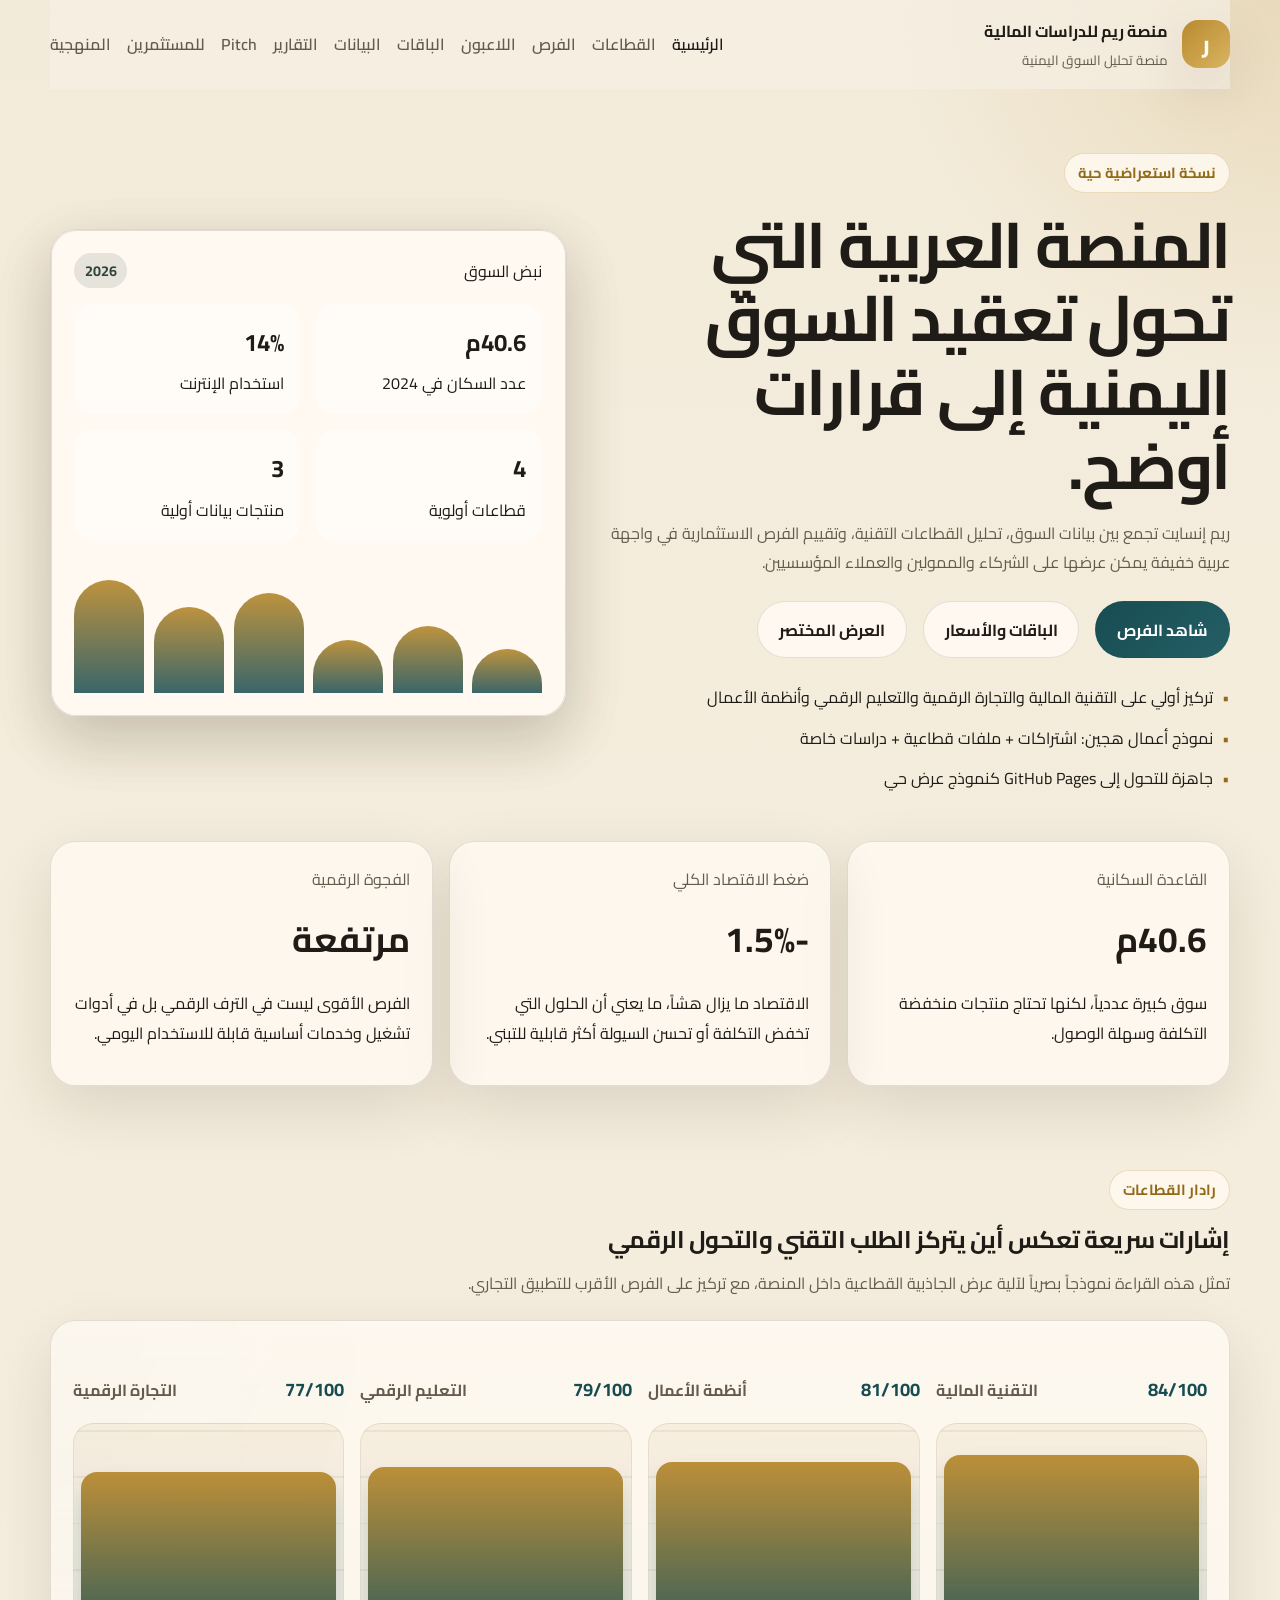
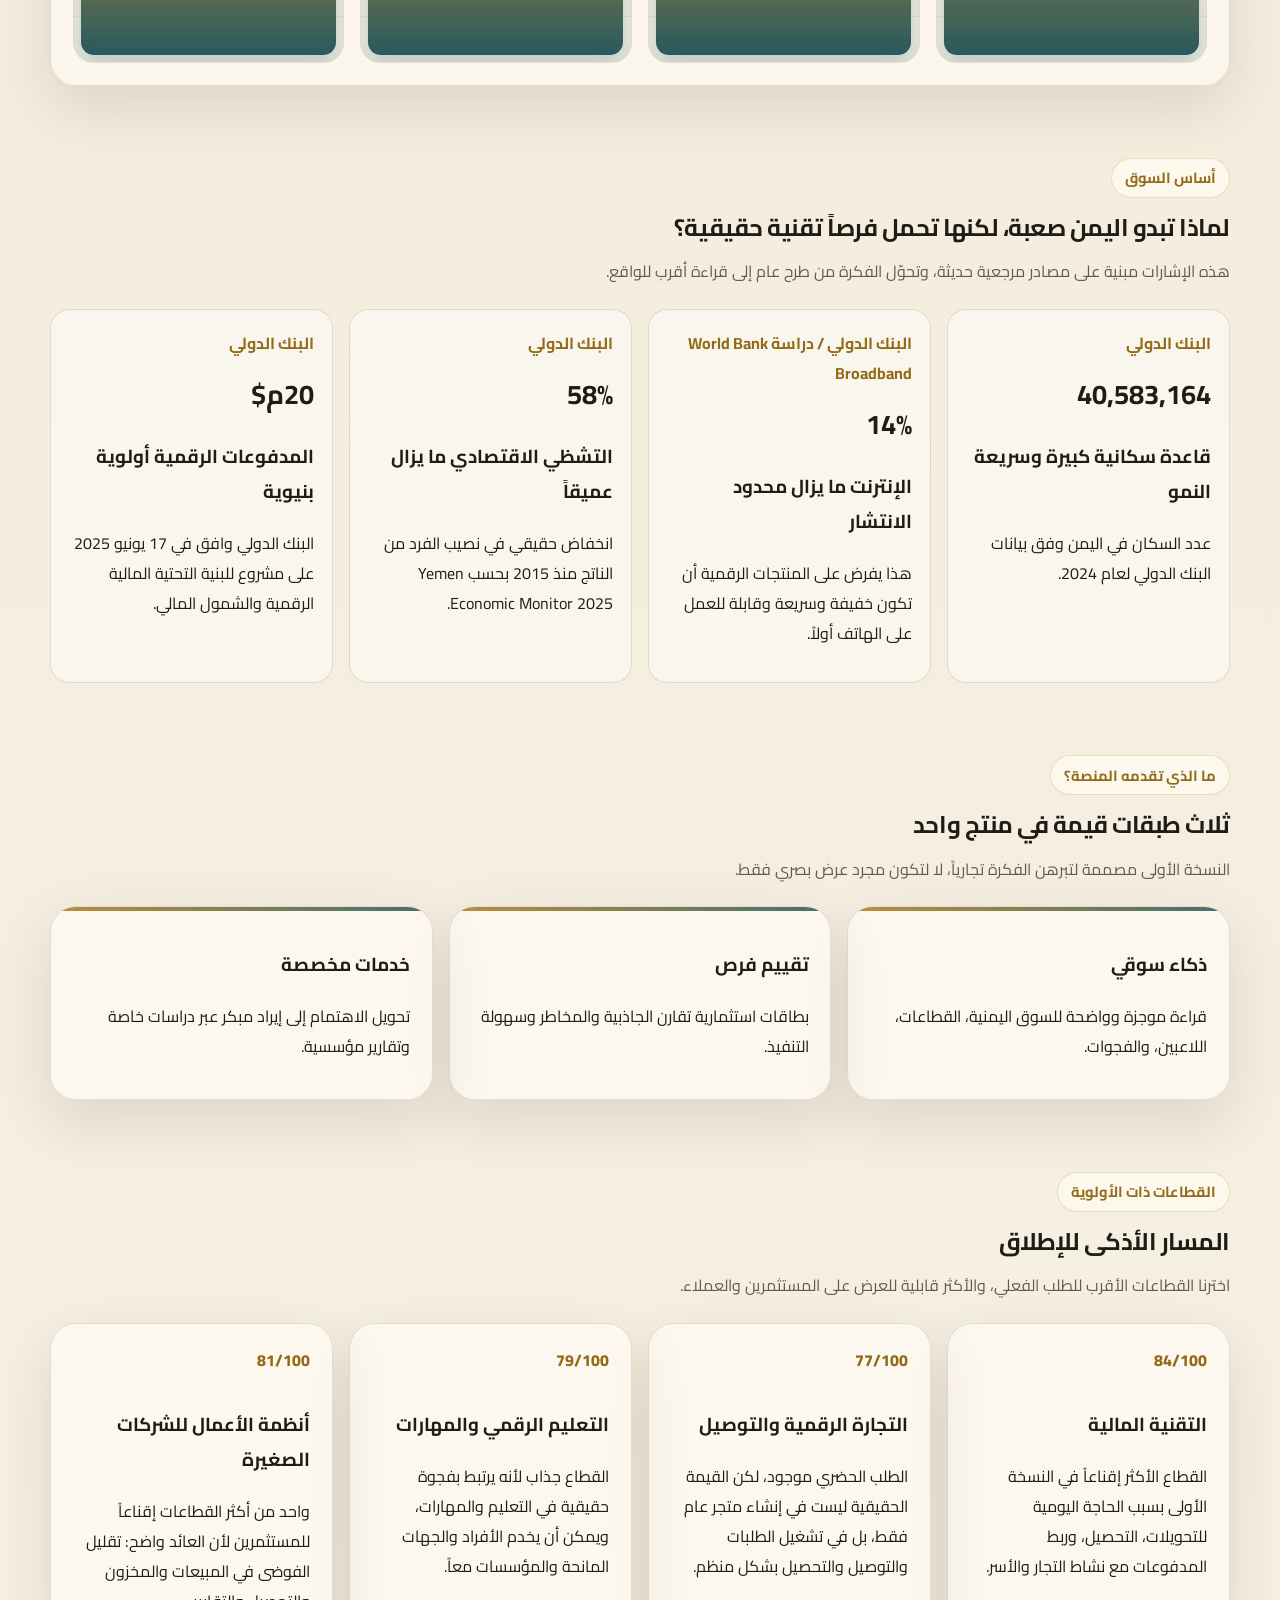
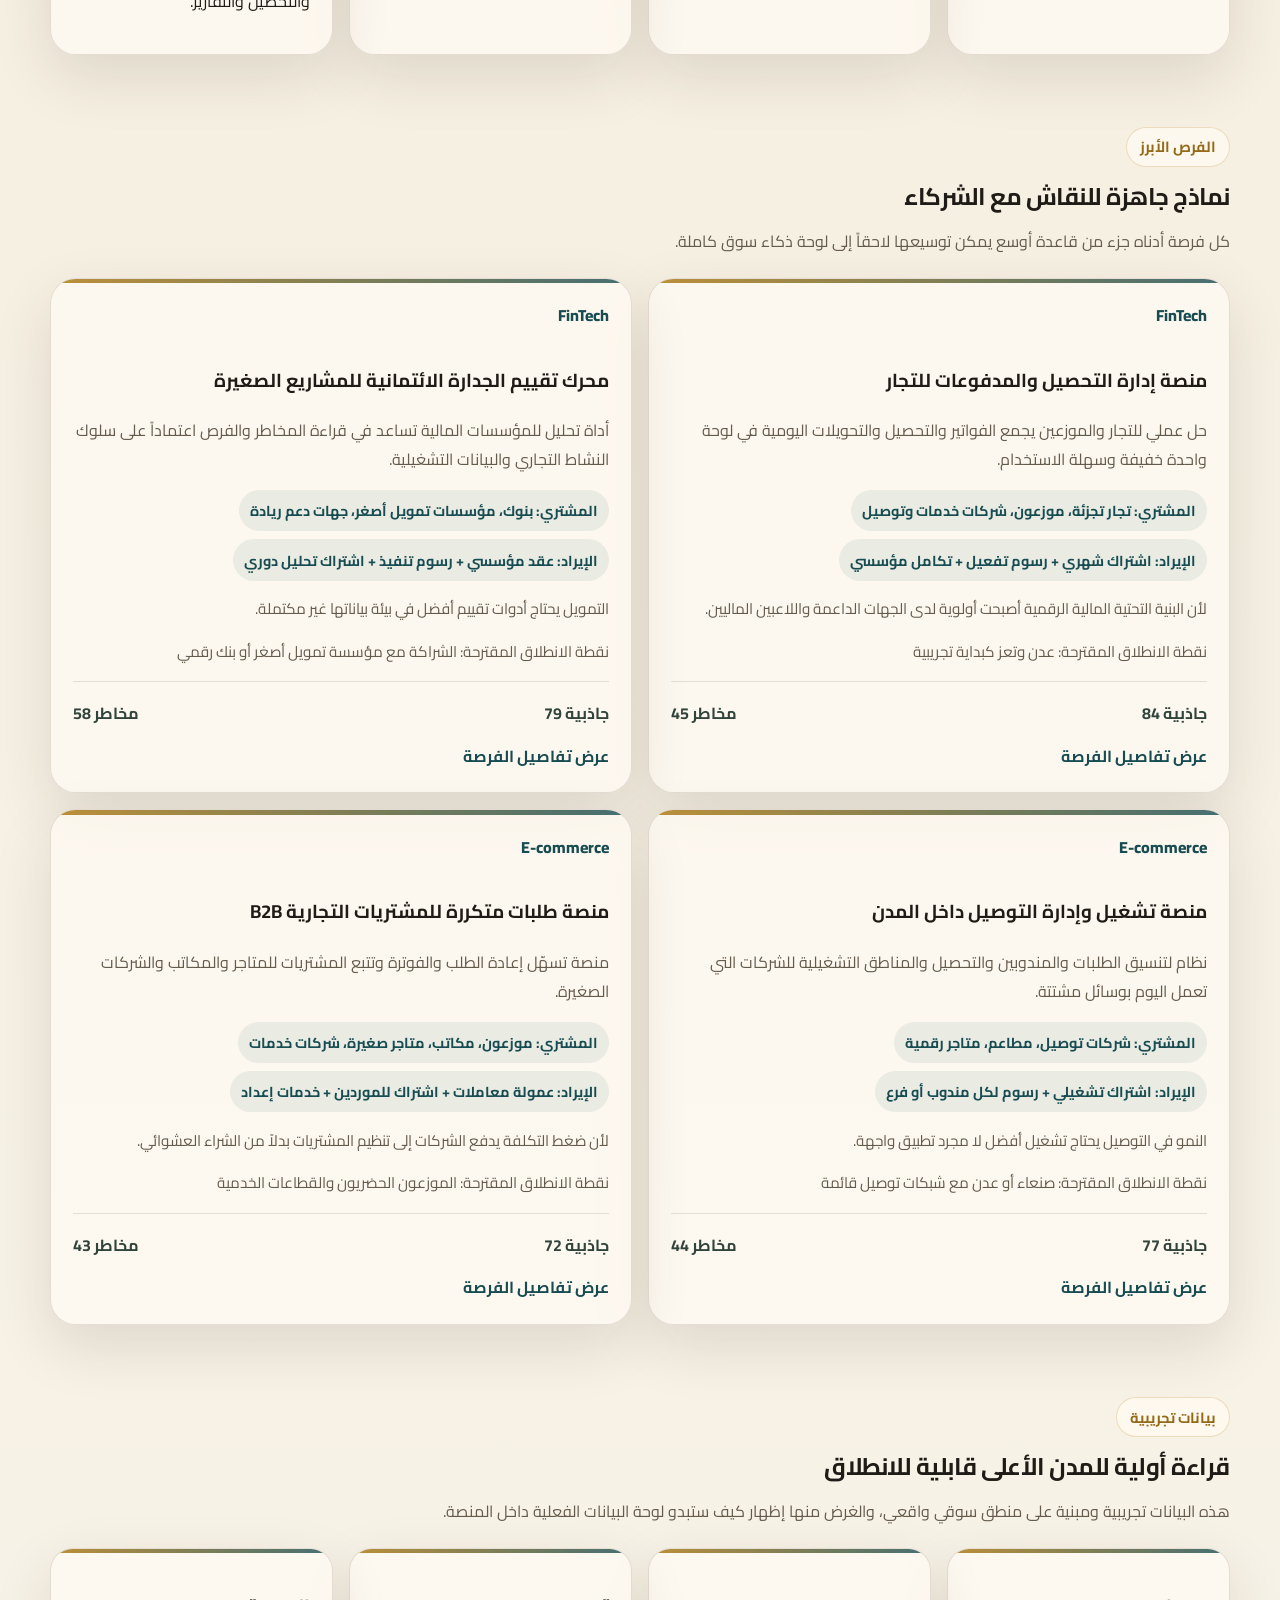
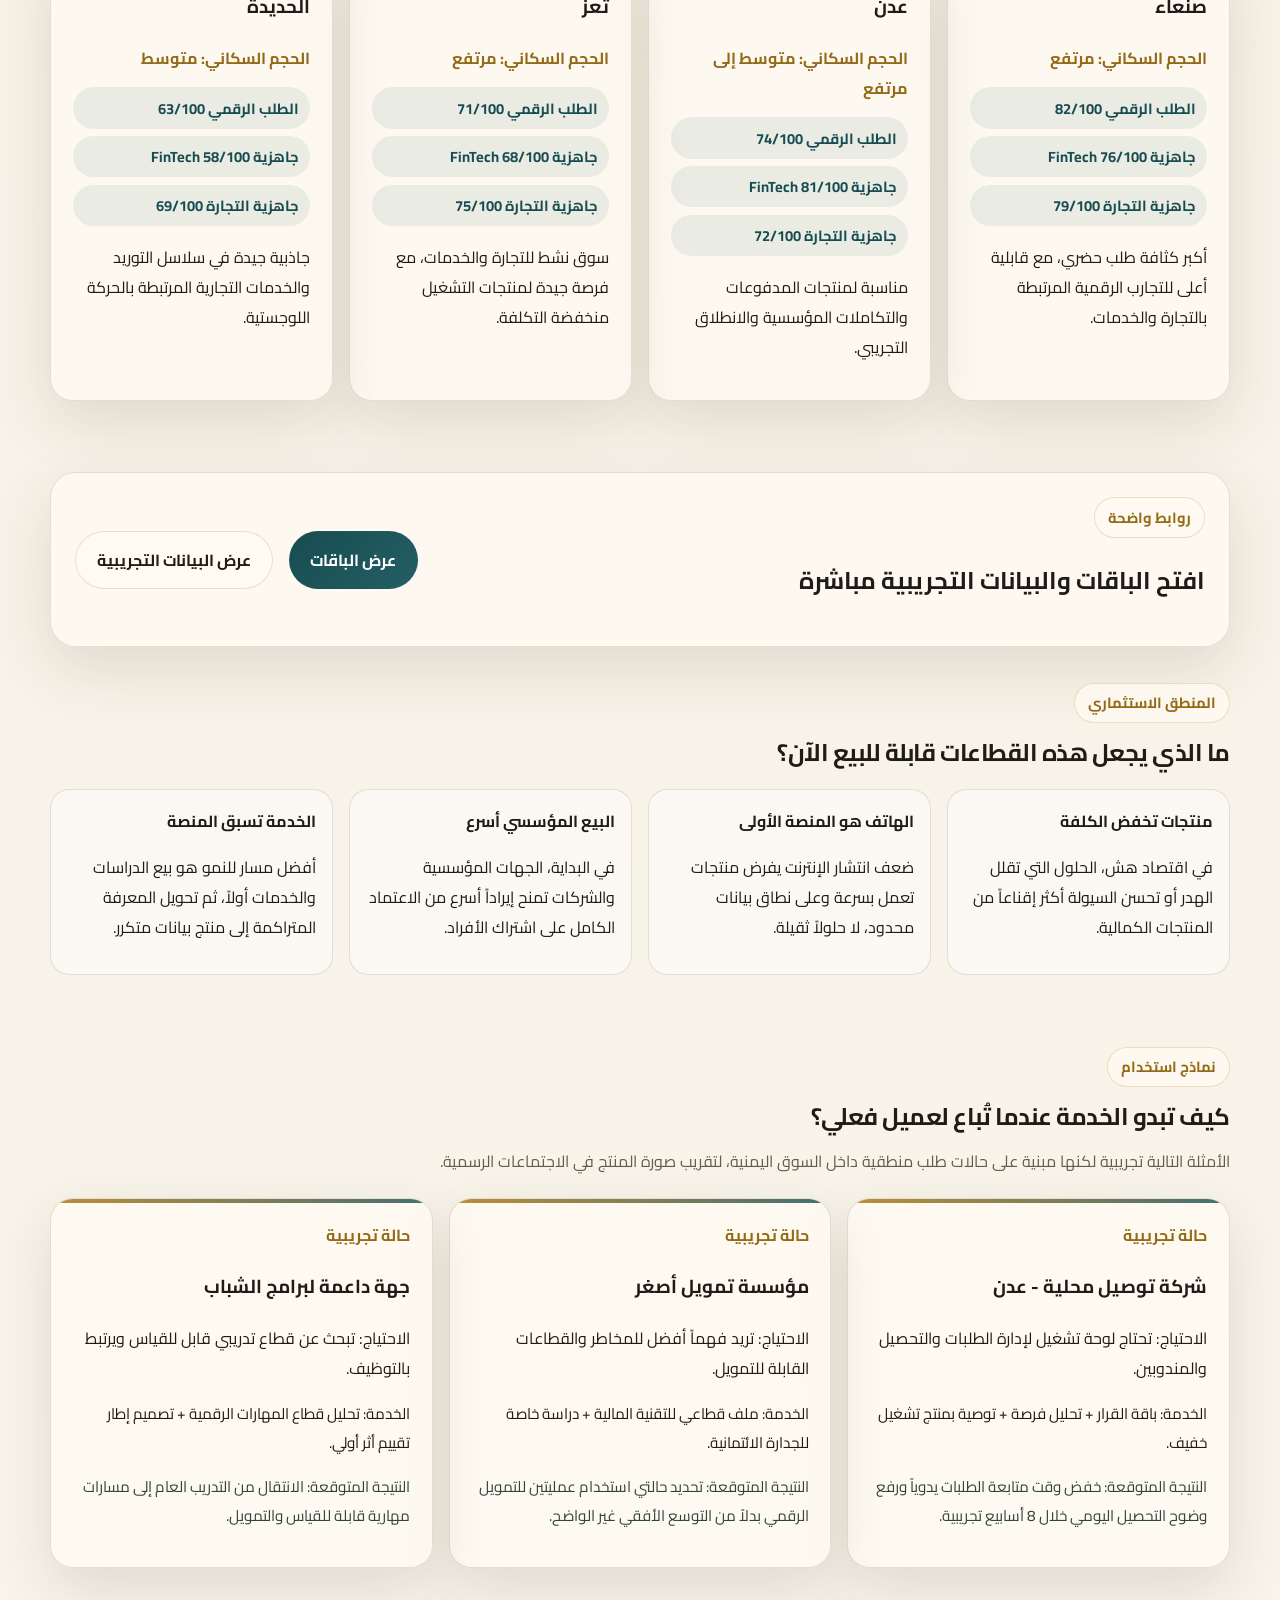
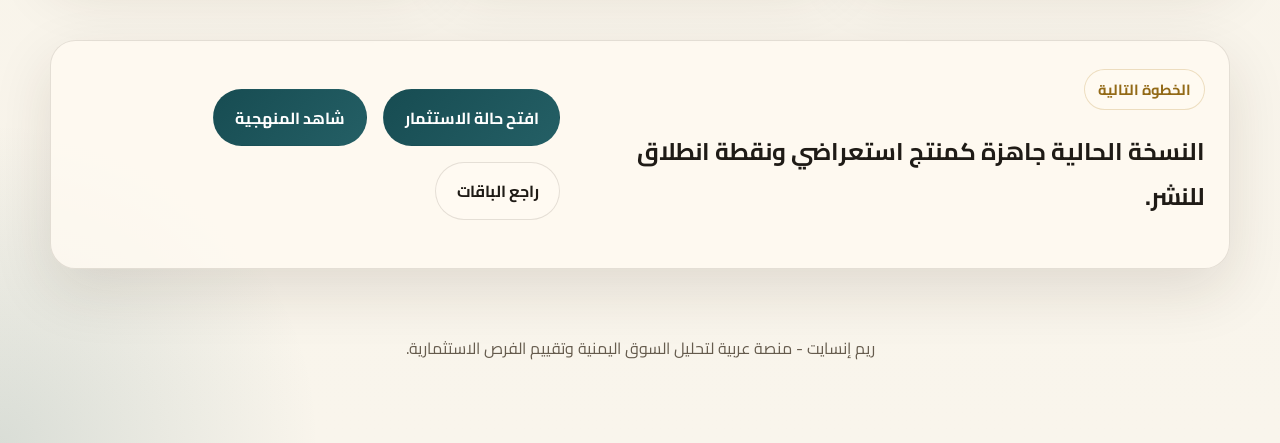
<file: index.html>
<!DOCTYPE html>
<html lang="ar" dir="rtl">
<head>
  <meta charset="UTF-8">
  <meta name="viewport" content="width=device-width, initial-scale=1.0">
  <title>ريم إنسايت | منصة تحليل السوق اليمنية</title>
  <meta name="description" content="منصة يمنية لدراسة وتحليل السوق اليمنية وتقييم الفرص الاستثمارية في القطاعات التقنية.">
  <link rel="preconnect" href="https://fonts.googleapis.com">
  <link rel="preconnect" href="https://fonts.gstatic.com" crossorigin>
  <link href="https://fonts.googleapis.com/css2?family=Cairo:wght@400;600;700;800&display=swap" rel="stylesheet">
  <link rel="stylesheet" href="styles.css">
</head>
<body data-page="home">
  <div class="site-shell">
    <header class="topbar">
      <a class="brand" href="index.html">
        <span class="brand-mark">ر</span>
        <span class="brand-copy">
          <strong>منصة ريم للدراسات المالية</strong>
          <small>منصة تحليل السوق اليمنية</small>
        </span>
      </a>
      <button class="menu-toggle" type="button" aria-label="فتح القائمة">القائمة</button>
      <nav class="nav">
        <a href="index.html">الرئيسية</a>
        <a href="sectors.html">القطاعات</a>
        <a href="opportunities.html">الفرص</a>
        <a href="companies.html">اللاعبون</a>
        <a href="pricing.html">الباقات</a>
        <a href="data-room.html">البيانات</a>
        <a href="reports.html">التقارير</a>
        <a href="pitch.html">Pitch</a>
        <a href="investors.html">للمستثمرين</a>
        <a href="about.html">المنهجية</a>
      </nav>
    </header>

    <main>
      <section class="hero">
        <div class="hero-copy">
          <span class="eyebrow">نسخة استعراضية حية</span>
          <h1>المنصة العربية التي تحول تعقيد السوق اليمنية إلى قرارات أوضح.</h1>
          <p class="hero-text">
            ريم إنسايت تجمع بين بيانات السوق، تحليل القطاعات التقنية، وتقييم الفرص الاستثمارية
            في واجهة عربية خفيفة يمكن عرضها على الشركاء والممولين والعملاء المؤسسيين.
          </p>
          <div class="hero-actions">
            <a class="button button-primary" href="opportunities.html">شاهد الفرص</a>
            <a class="button button-secondary" href="pricing.html">الباقات والأسعار</a>
            <a class="button button-secondary" href="pitch.html">العرض المختصر</a>
          </div>
          <ul class="hero-points">
            <li>تركيز أولي على التقنية المالية والتجارة الرقمية والتعليم الرقمي وأنظمة الأعمال</li>
            <li>نموذج أعمال هجين: اشتراكات + ملفات قطاعية + دراسات خاصة</li>
            <li>جاهزة للتحول إلى GitHub Pages كنموذج عرض حي</li>
          </ul>
        </div>
        <div class="hero-panel">
          <div class="pulse-card">
            <div class="pulse-header">
              <span>نبض السوق</span>
              <span class="badge">2026</span>
            </div>
            <div class="pulse-grid" id="hero-stats"></div>
            <div class="mini-chart" aria-hidden="true">
              <span></span>
              <span></span>
              <span></span>
              <span></span>
              <span></span>
              <span></span>
            </div>
          </div>
        </div>
      </section>

      <section class="metrics" id="key-metrics"></section>

      <section class="section">
        <div class="section-heading">
          <span class="eyebrow">رادار القطاعات</span>
          <h2>إشارات سريعة تعكس أين يتركز الطلب التقني والتحول الرقمي</h2>
          <p>تمثل هذه القراءة نموذجاً بصرياً لآلية عرض الجاذبية القطاعية داخل المنصة، مع تركيز على الفرص الأقرب للتطبيق التجاري.</p>
        </div>
        <div class="chart-panel">
          <div class="bar-chart" id="sector-chart"></div>
        </div>
      </section>

      <section class="section">
        <div class="section-heading">
          <span class="eyebrow">أساس السوق</span>
          <h2>لماذا تبدو اليمن صعبة، لكنها تحمل فرصاً تقنية حقيقية؟</h2>
          <p>هذه الإشارات مبنية على مصادر مرجعية حديثة، وتحوّل الفكرة من طرح عام إلى قراءة أقرب للواقع.</p>
        </div>
        <div class="signal-grid" id="market-signals"></div>
      </section>

      <section class="section">
        <div class="section-heading">
          <span class="eyebrow">ما الذي تقدمه المنصة؟</span>
          <h2>ثلاث طبقات قيمة في منتج واحد</h2>
          <p>النسخة الأولى مصممة لتبرهن الفكرة تجارياً، لا لتكون مجرد عرض بصري فقط.</p>
        </div>
        <div class="value-grid">
          <article class="value-card">
            <h3>ذكاء سوقي</h3>
            <p>قراءة موجزة وواضحة للسوق اليمنية، القطاعات، اللاعبين، والفجوات.</p>
          </article>
          <article class="value-card">
            <h3>تقييم فرص</h3>
            <p>بطاقات استثمارية تقارن الجاذبية والمخاطر وسهولة التنفيذ.</p>
          </article>
          <article class="value-card">
            <h3>خدمات مخصصة</h3>
            <p>تحويل الاهتمام إلى إيراد مبكر عبر دراسات خاصة وتقارير مؤسسية.</p>
          </article>
        </div>
      </section>

      <section class="section">
        <div class="section-heading">
          <span class="eyebrow">القطاعات ذات الأولوية</span>
          <h2>المسار الأذكى للإطلاق</h2>
          <p>اخترنا القطاعات الأقرب للطلب الفعلي، والأكثر قابلية للعرض على المستثمرين والعملاء.</p>
        </div>
        <div class="sector-overview-grid" id="featured-sectors"></div>
      </section>

      <section class="section">
        <div class="section-heading">
          <span class="eyebrow">الفرص الأبرز</span>
          <h2>نماذج جاهزة للنقاش مع الشركاء</h2>
          <p>كل فرصة أدناه جزء من قاعدة أوسع يمكن توسيعها لاحقاً إلى لوحة ذكاء سوق كاملة.</p>
        </div>
        <div class="opportunity-grid compact" id="featured-opportunities"></div>
      </section>

      <section class="section">
        <div class="section-heading">
          <span class="eyebrow">بيانات تجريبية</span>
          <h2>قراءة أولية للمدن الأعلى قابلية للانطلاق</h2>
          <p>هذه البيانات تجريبية ومبنية على منطق سوقي واقعي، والغرض منها إظهار كيف ستبدو لوحة البيانات الفعلية داخل المنصة.</p>
        </div>
        <div class="city-grid" id="city-grid"></div>
      </section>

      <section class="section cta-band">
        <div class="cta-inline">
          <div>
            <span class="eyebrow">روابط واضحة</span>
            <h2>افتح الباقات والبيانات التجريبية مباشرة</h2>
          </div>
          <div class="hero-actions">
            <a class="button button-primary" href="pricing.html">عرض الباقات</a>
            <a class="button button-secondary" href="data-room.html">عرض البيانات التجريبية</a>
          </div>
        </div>
      </section>

      <section class="section">
        <div class="section-heading">
          <span class="eyebrow">المنطق الاستثماري</span>
          <h2>ما الذي يجعل هذه القطاعات قابلة للبيع الآن؟</h2>
        </div>
        <div class="showcase-grid">
          <article class="showcase-mini">
            <strong>منتجات تخفض الكلفة</strong>
            <p>في اقتصاد هش، الحلول التي تقلل الهدر أو تحسن السيولة أكثر إقناعاً من المنتجات الكمالية.</p>
          </article>
          <article class="showcase-mini">
            <strong>الهاتف هو المنصة الأولى</strong>
            <p>ضعف انتشار الإنترنت يفرض منتجات تعمل بسرعة وعلى نطاق بيانات محدود، لا حلولاً ثقيلة.</p>
          </article>
          <article class="showcase-mini">
            <strong>البيع المؤسسي أسرع</strong>
            <p>في البداية، الجهات المؤسسية والشركات تمنح إيراداً أسرع من الاعتماد الكامل على اشتراك الأفراد.</p>
          </article>
          <article class="showcase-mini">
            <strong>الخدمة تسبق المنصة</strong>
            <p>أفضل مسار للنمو هو بيع الدراسات والخدمات أولاً، ثم تحويل المعرفة المتراكمة إلى منتج بيانات متكرر.</p>
          </article>
        </div>
      </section>

      <section class="section">
        <div class="section-heading">
          <span class="eyebrow">نماذج استخدام</span>
          <h2>كيف تبدو الخدمة عندما تُباع لعميل فعلي؟</h2>
          <p>الأمثلة التالية تجريبية لكنها مبنية على حالات طلب منطقية داخل السوق اليمنية، لتقريب صورة المنتج في الاجتماعات الرسمية.</p>
        </div>
        <div class="service-grid" id="client-grid"></div>
      </section>

      <section class="section cta-band">
        <div class="cta-inline">
          <div>
            <span class="eyebrow">الخطوة التالية</span>
            <h2>النسخة الحالية جاهزة كمنتج استعراضي ونقطة انطلاق للنشر.</h2>
          </div>
          <div class="hero-actions">
            <a class="button button-primary" href="investors.html">افتح حالة الاستثمار</a>
            <a class="button button-primary" href="about.html">شاهد المنهجية</a>
            <a class="button button-secondary" href="reports.html">راجع الباقات</a>
          </div>
        </div>
      </section>
    </main>

    <footer class="footer">
      <p>ريم إنسايت - منصة عربية لتحليل السوق اليمنية وتقييم الفرص الاستثمارية.</p>
    </footer>
  </div>

  <script src="data.js"></script>
  <script src="script.js"></script>
</body>
</html>
</file>
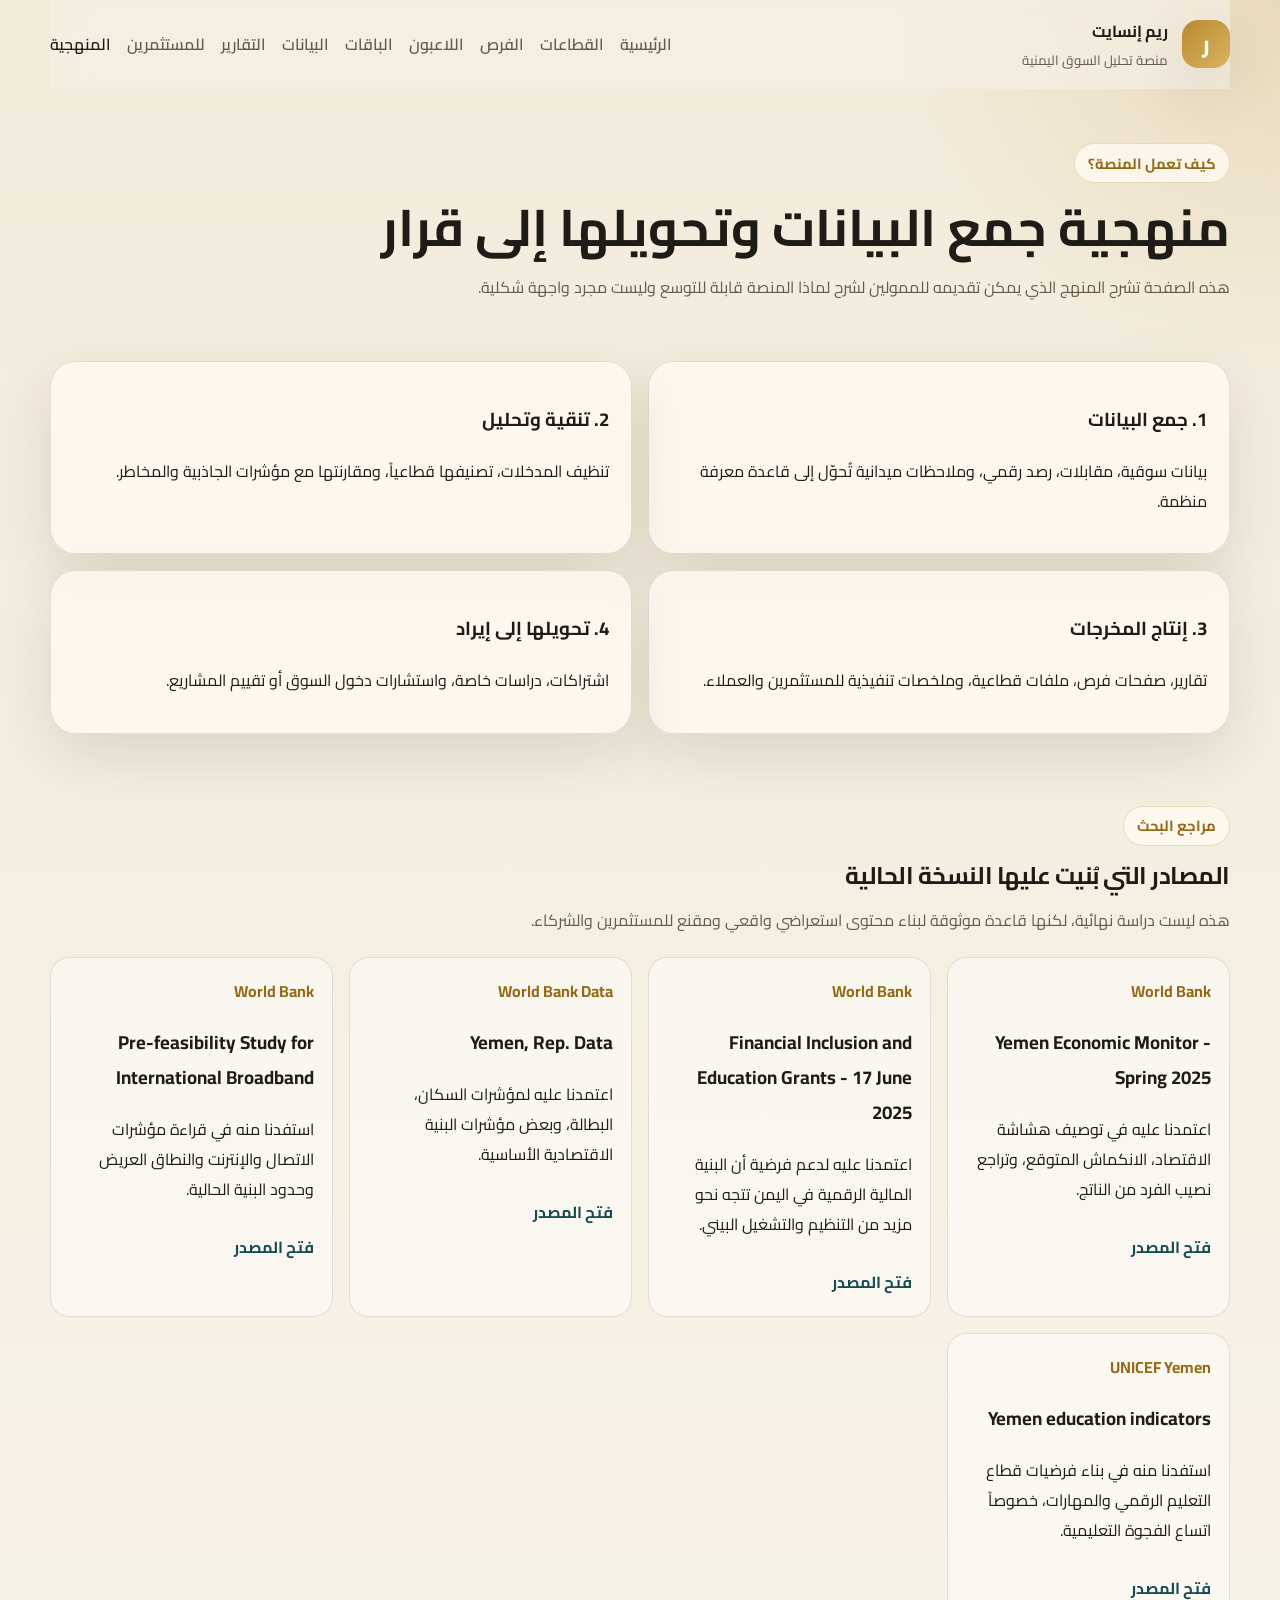
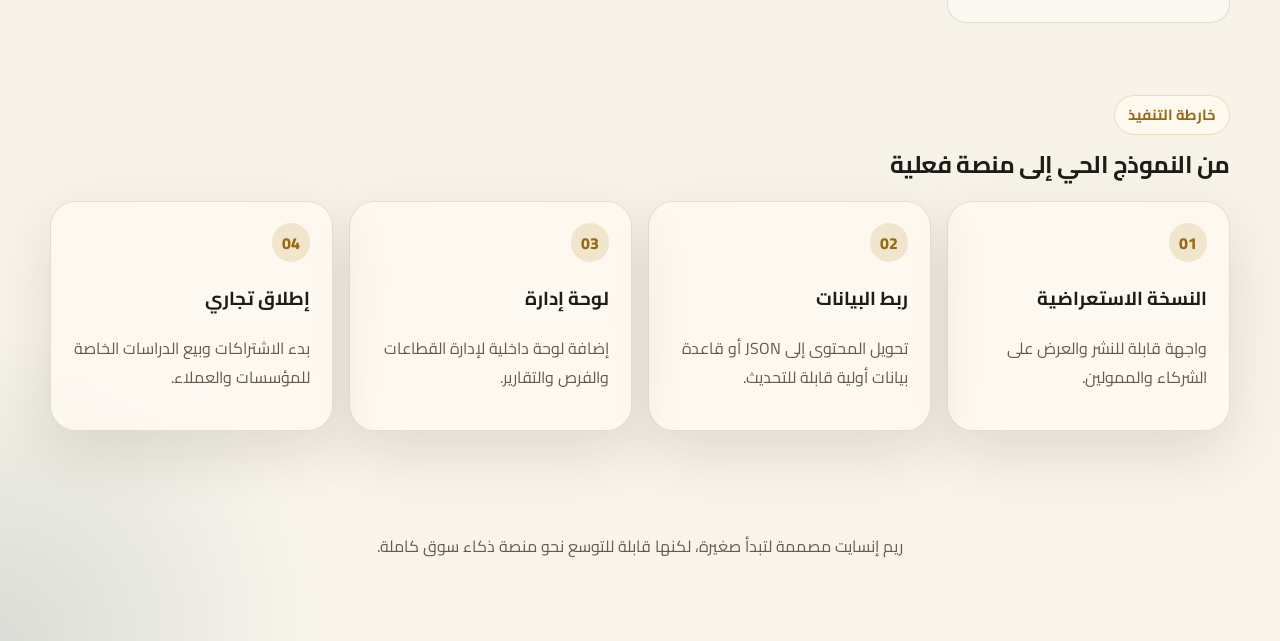
<file: about.html>
<!DOCTYPE html>
<html lang="ar" dir="rtl">
<head>
  <meta charset="UTF-8">
  <meta name="viewport" content="width=device-width, initial-scale=1.0">
  <title>المنهجية وخارطة التنفيذ | ريم إنسايت</title>
  <link rel="preconnect" href="https://fonts.googleapis.com">
  <link rel="preconnect" href="https://fonts.gstatic.com" crossorigin>
  <link href="https://fonts.googleapis.com/css2?family=Cairo:wght@400;600;700;800&display=swap" rel="stylesheet">
  <link rel="stylesheet" href="styles.css">
</head>
<body data-page="about">
  <div class="site-shell">
    <header class="topbar">
      <a class="brand" href="index.html">
        <span class="brand-mark">ر</span>
        <span class="brand-copy">
          <strong>ريم إنسايت</strong>
          <small>منصة تحليل السوق اليمنية</small>
        </span>
      </a>
      <button class="menu-toggle" type="button" aria-label="فتح القائمة">القائمة</button>
      <nav class="nav">
        <a href="index.html">الرئيسية</a>
        <a href="sectors.html">القطاعات</a>
        <a href="opportunities.html">الفرص</a>
        <a href="companies.html">اللاعبون</a>
        <a href="pricing.html">الباقات</a>
        <a href="data-room.html">البيانات</a>
        <a href="reports.html">التقارير</a>
        <a href="investors.html">للمستثمرين</a>
        <a href="about.html">المنهجية</a>
      </nav>
    </header>

    <main>
      <section class="page-hero">
        <span class="eyebrow">كيف تعمل المنصة؟</span>
        <h1>منهجية جمع البيانات وتحويلها إلى قرار</h1>
        <p>هذه الصفحة تشرح المنهج الذي يمكن تقديمه للممولين لشرح لماذا المنصة قابلة للتوسع وليست مجرد واجهة شكلية.</p>
      </section>

      <section class="section">
        <div class="method-grid">
          <article class="method-card">
            <h3>1. جمع البيانات</h3>
            <p>بيانات سوقية، مقابلات، رصد رقمي، وملاحظات ميدانية تُحوّل إلى قاعدة معرفة منظمة.</p>
          </article>
          <article class="method-card">
            <h3>2. تنقية وتحليل</h3>
            <p>تنظيف المدخلات، تصنيفها قطاعياً، ومقارنتها مع مؤشرات الجاذبية والمخاطر.</p>
          </article>
          <article class="method-card">
            <h3>3. إنتاج المخرجات</h3>
            <p>تقارير، صفحات فرص، ملفات قطاعية، وملخصات تنفيذية للمستثمرين والعملاء.</p>
          </article>
          <article class="method-card">
            <h3>4. تحويلها إلى إيراد</h3>
            <p>اشتراكات، دراسات خاصة، واستشارات دخول السوق أو تقييم المشاريع.</p>
          </article>
        </div>
      </section>

      <section class="section">
        <div class="section-heading">
          <span class="eyebrow">مراجع البحث</span>
          <h2>المصادر التي بُنيت عليها النسخة الحالية</h2>
          <p>هذه ليست دراسة نهائية، لكنها قاعدة موثوقة لبناء محتوى استعراضي واقعي ومقنع للمستثمرين والشركاء.</p>
        </div>
        <div class="source-grid" id="source-notes"></div>
      </section>

      <section class="section">
        <div class="section-heading">
          <span class="eyebrow">خارطة التنفيذ</span>
          <h2>من النموذج الحي إلى منصة فعلية</h2>
        </div>
        <div class="roadmap-grid">
          <article>
            <span>01</span>
            <h3>النسخة الاستعراضية</h3>
            <p>واجهة قابلة للنشر والعرض على الشركاء والممولين.</p>
          </article>
          <article>
            <span>02</span>
            <h3>ربط البيانات</h3>
            <p>تحويل المحتوى إلى JSON أو قاعدة بيانات أولية قابلة للتحديث.</p>
          </article>
          <article>
            <span>03</span>
            <h3>لوحة إدارة</h3>
            <p>إضافة لوحة داخلية لإدارة القطاعات والفرص والتقارير.</p>
          </article>
          <article>
            <span>04</span>
            <h3>إطلاق تجاري</h3>
            <p>بدء الاشتراكات وبيع الدراسات الخاصة للمؤسسات والعملاء.</p>
          </article>
        </div>
      </section>
    </main>

    <footer class="footer">
      <p>ريم إنسايت مصممة لتبدأ صغيرة، لكنها قابلة للتوسع نحو منصة ذكاء سوق كاملة.</p>
    </footer>
  </div>

  <script src="data.js"></script>
  <script src="script.js"></script>
</body>
</html>
</file>
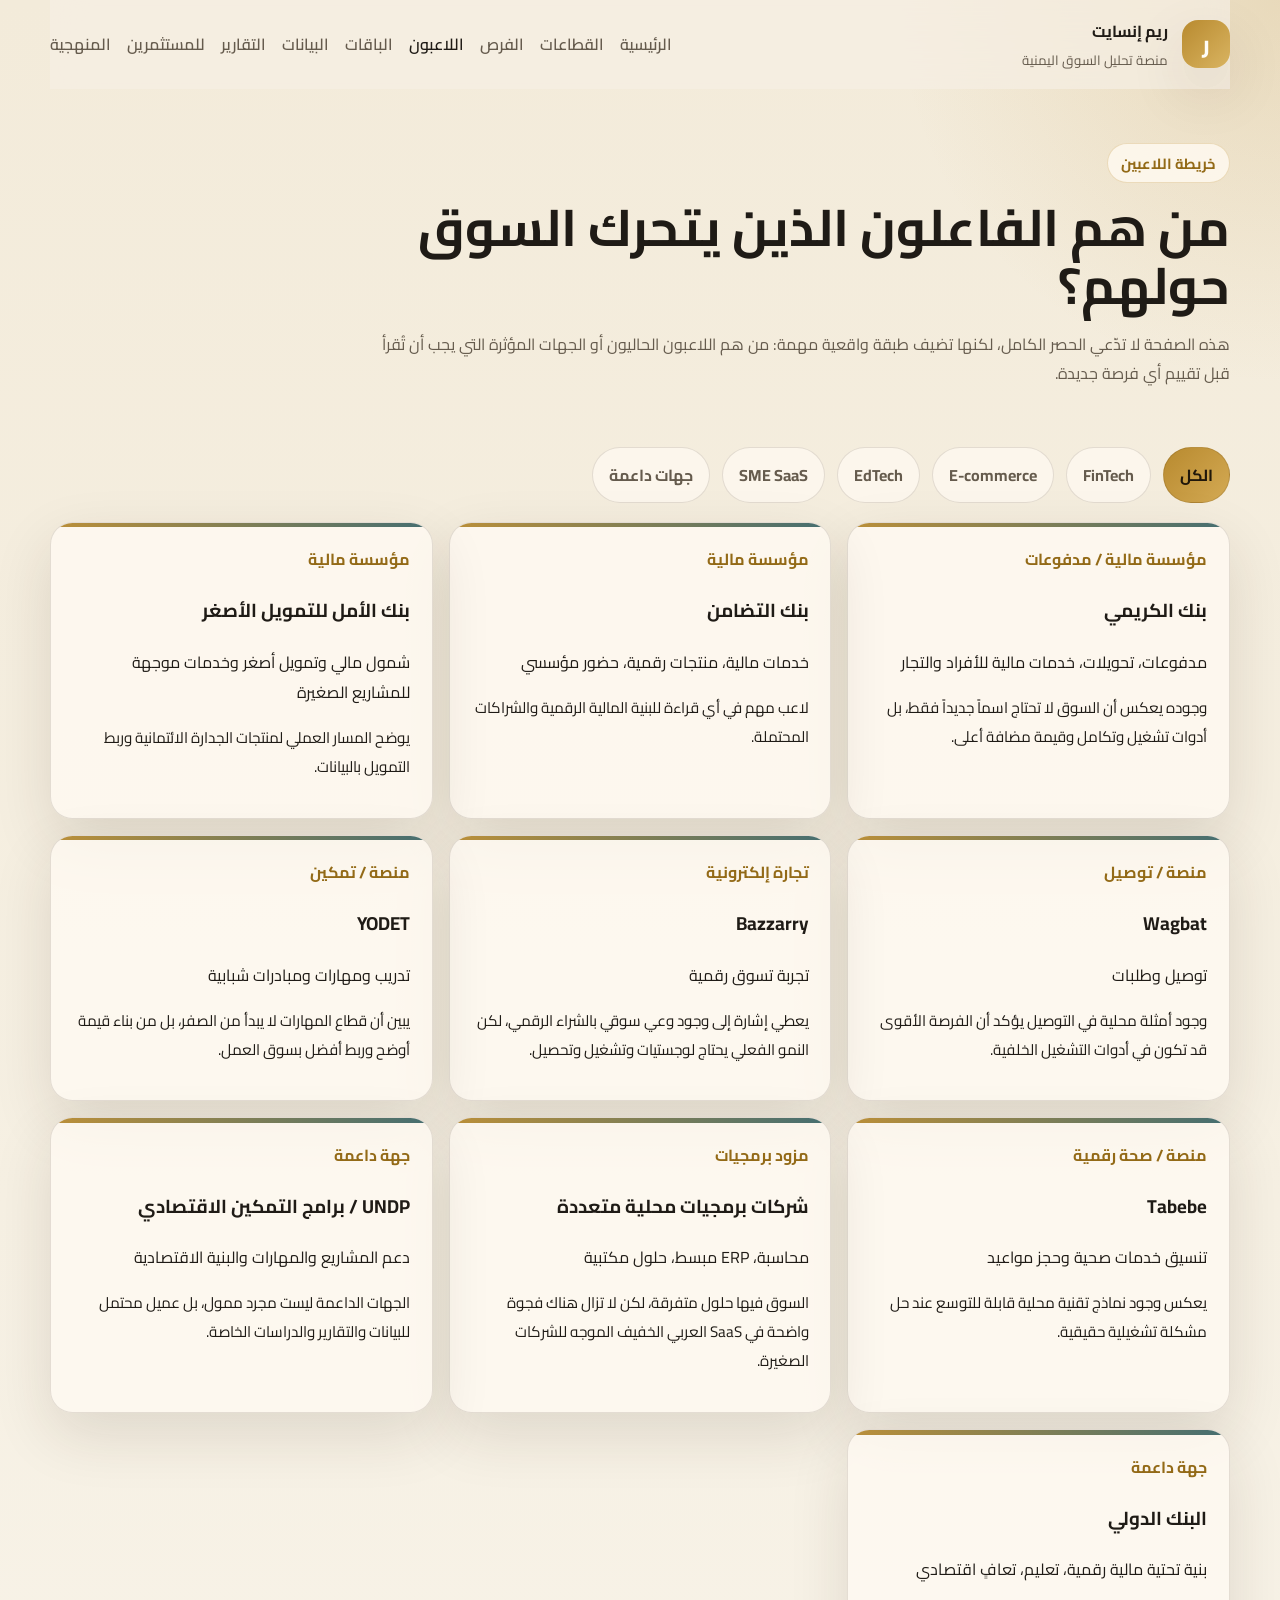
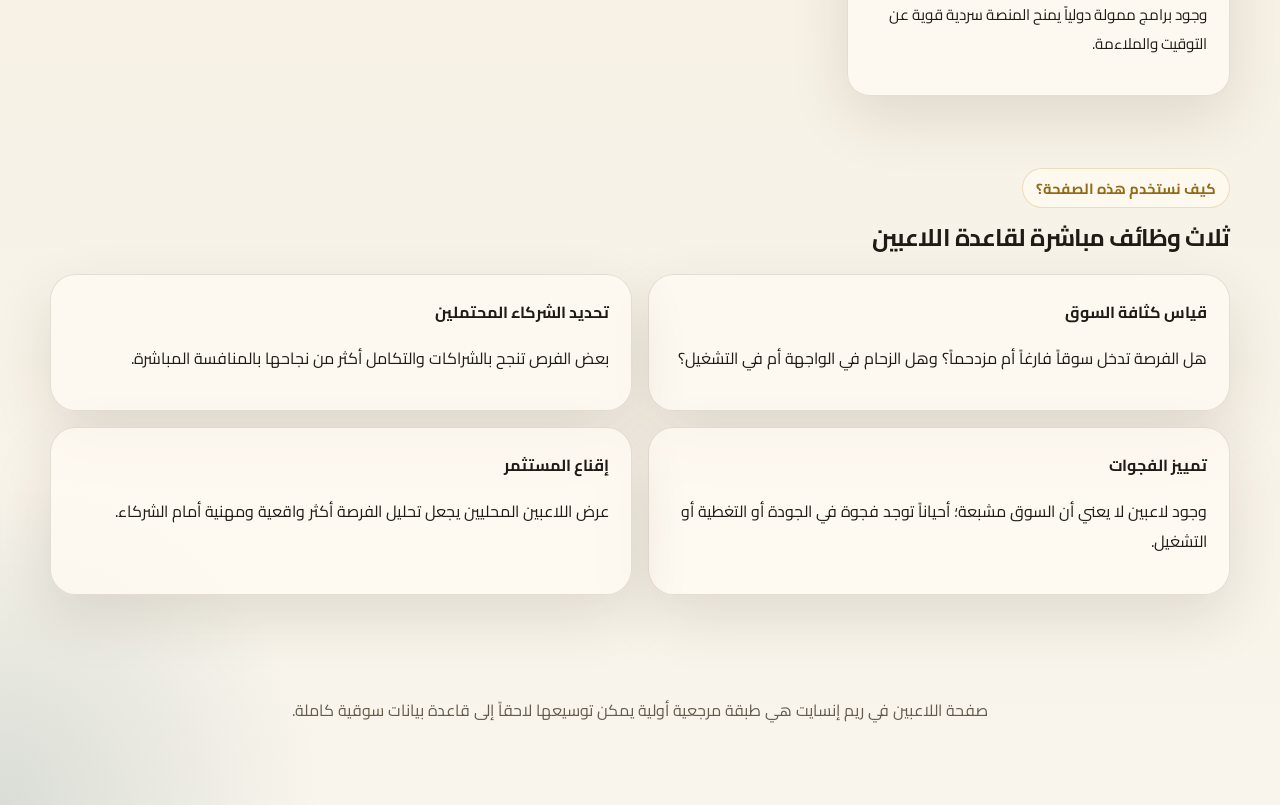
<file: companies.html>
<!DOCTYPE html>
<html lang="ar" dir="rtl">
<head>
  <meta charset="UTF-8">
  <meta name="viewport" content="width=device-width, initial-scale=1.0">
  <title>اللاعبون والسوق | ريم إنسايت</title>
  <link rel="preconnect" href="https://fonts.googleapis.com">
  <link rel="preconnect" href="https://fonts.gstatic.com" crossorigin>
  <link href="https://fonts.googleapis.com/css2?family=Cairo:wght@400;600;700;800&display=swap" rel="stylesheet">
  <link rel="stylesheet" href="styles.css">
</head>
<body data-page="companies">
  <div class="site-shell">
    <header class="topbar">
      <a class="brand" href="index.html">
        <span class="brand-mark">ر</span>
        <span class="brand-copy">
          <strong>ريم إنسايت</strong>
          <small>منصة تحليل السوق اليمنية</small>
        </span>
      </a>
      <button class="menu-toggle" type="button" aria-label="فتح القائمة">القائمة</button>
      <nav class="nav">
        <a href="index.html">الرئيسية</a>
        <a href="sectors.html">القطاعات</a>
        <a href="opportunities.html">الفرص</a>
        <a href="companies.html">اللاعبون</a>
        <a href="pricing.html">الباقات</a>
        <a href="data-room.html">البيانات</a>
        <a href="reports.html">التقارير</a>
        <a href="investors.html">للمستثمرين</a>
        <a href="about.html">المنهجية</a>
      </nav>
    </header>

    <main>
      <section class="page-hero">
        <span class="eyebrow">خريطة اللاعبين</span>
        <h1>من هم الفاعلون الذين يتحرك السوق حولهم؟</h1>
        <p>هذه الصفحة لا تدّعي الحصر الكامل، لكنها تضيف طبقة واقعية مهمة: من هم اللاعبون الحاليون أو الجهات المؤثرة التي يجب أن تُقرأ قبل تقييم أي فرصة جديدة.</p>
      </section>

      <section class="section">
        <div class="filter-bar" id="company-filter-bar"></div>
        <div class="player-grid" id="player-grid"></div>
      </section>

      <section class="section">
        <div class="section-heading">
          <span class="eyebrow">كيف نستخدم هذه الصفحة؟</span>
          <h2>ثلاث وظائف مباشرة لقاعدة اللاعبين</h2>
        </div>
        <div class="scoring-grid">
          <article class="score-card">
            <strong>قياس كثافة السوق</strong>
            <p>هل الفرصة تدخل سوقاً فارغاً أم مزدحماً؟ وهل الزحام في الواجهة أم في التشغيل؟</p>
          </article>
          <article class="score-card">
            <strong>تحديد الشركاء المحتملين</strong>
            <p>بعض الفرص تنجح بالشراكات والتكامل أكثر من نجاحها بالمنافسة المباشرة.</p>
          </article>
          <article class="score-card">
            <strong>تمييز الفجوات</strong>
            <p>وجود لاعبين لا يعني أن السوق مشبعة؛ أحياناً توجد فجوة في الجودة أو التغطية أو التشغيل.</p>
          </article>
          <article class="score-card">
            <strong>إقناع المستثمر</strong>
            <p>عرض اللاعبين المحليين يجعل تحليل الفرصة أكثر واقعية ومهنية أمام الشركاء.</p>
          </article>
        </div>
      </section>
    </main>

    <footer class="footer">
      <p>صفحة اللاعبين في ريم إنسايت هي طبقة مرجعية أولية يمكن توسيعها لاحقاً إلى قاعدة بيانات سوقية كاملة.</p>
    </footer>
  </div>

  <script src="data.js"></script>
  <script src="script.js"></script>
</body>
</html>
</file>
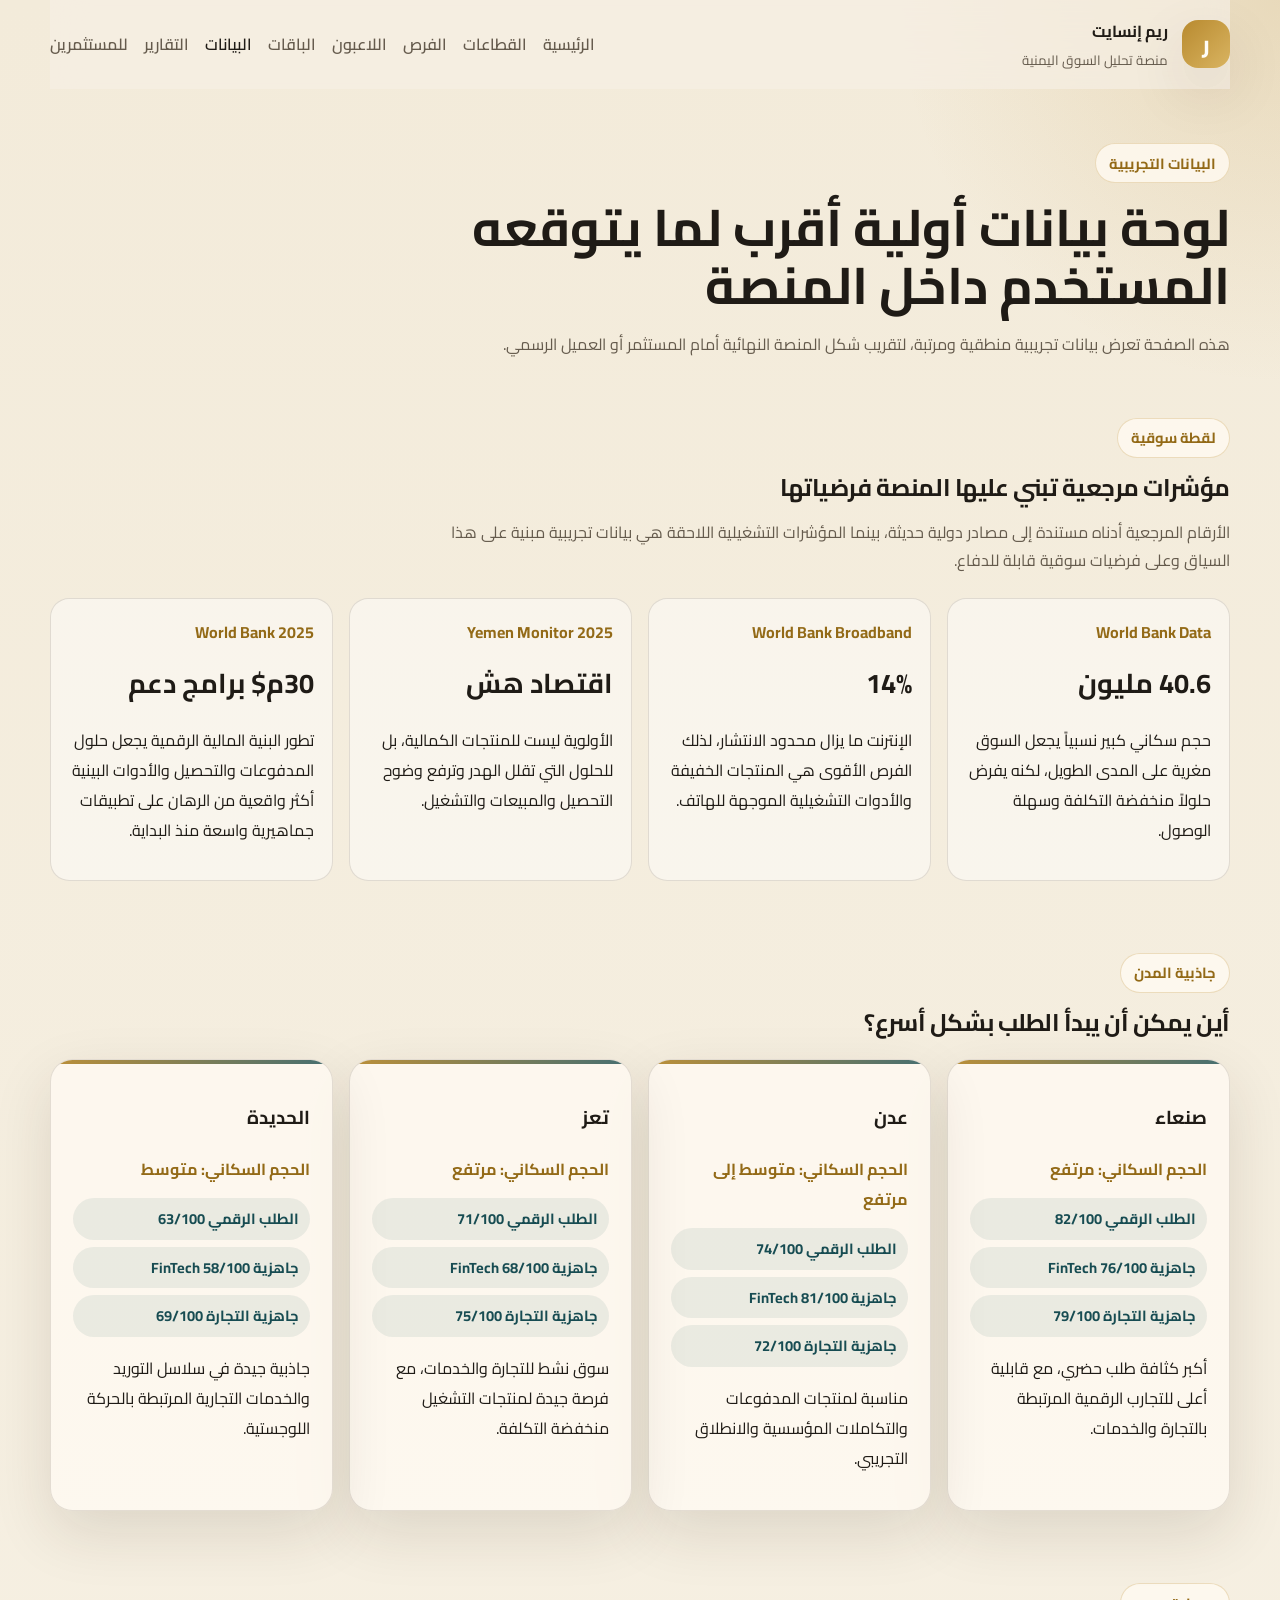
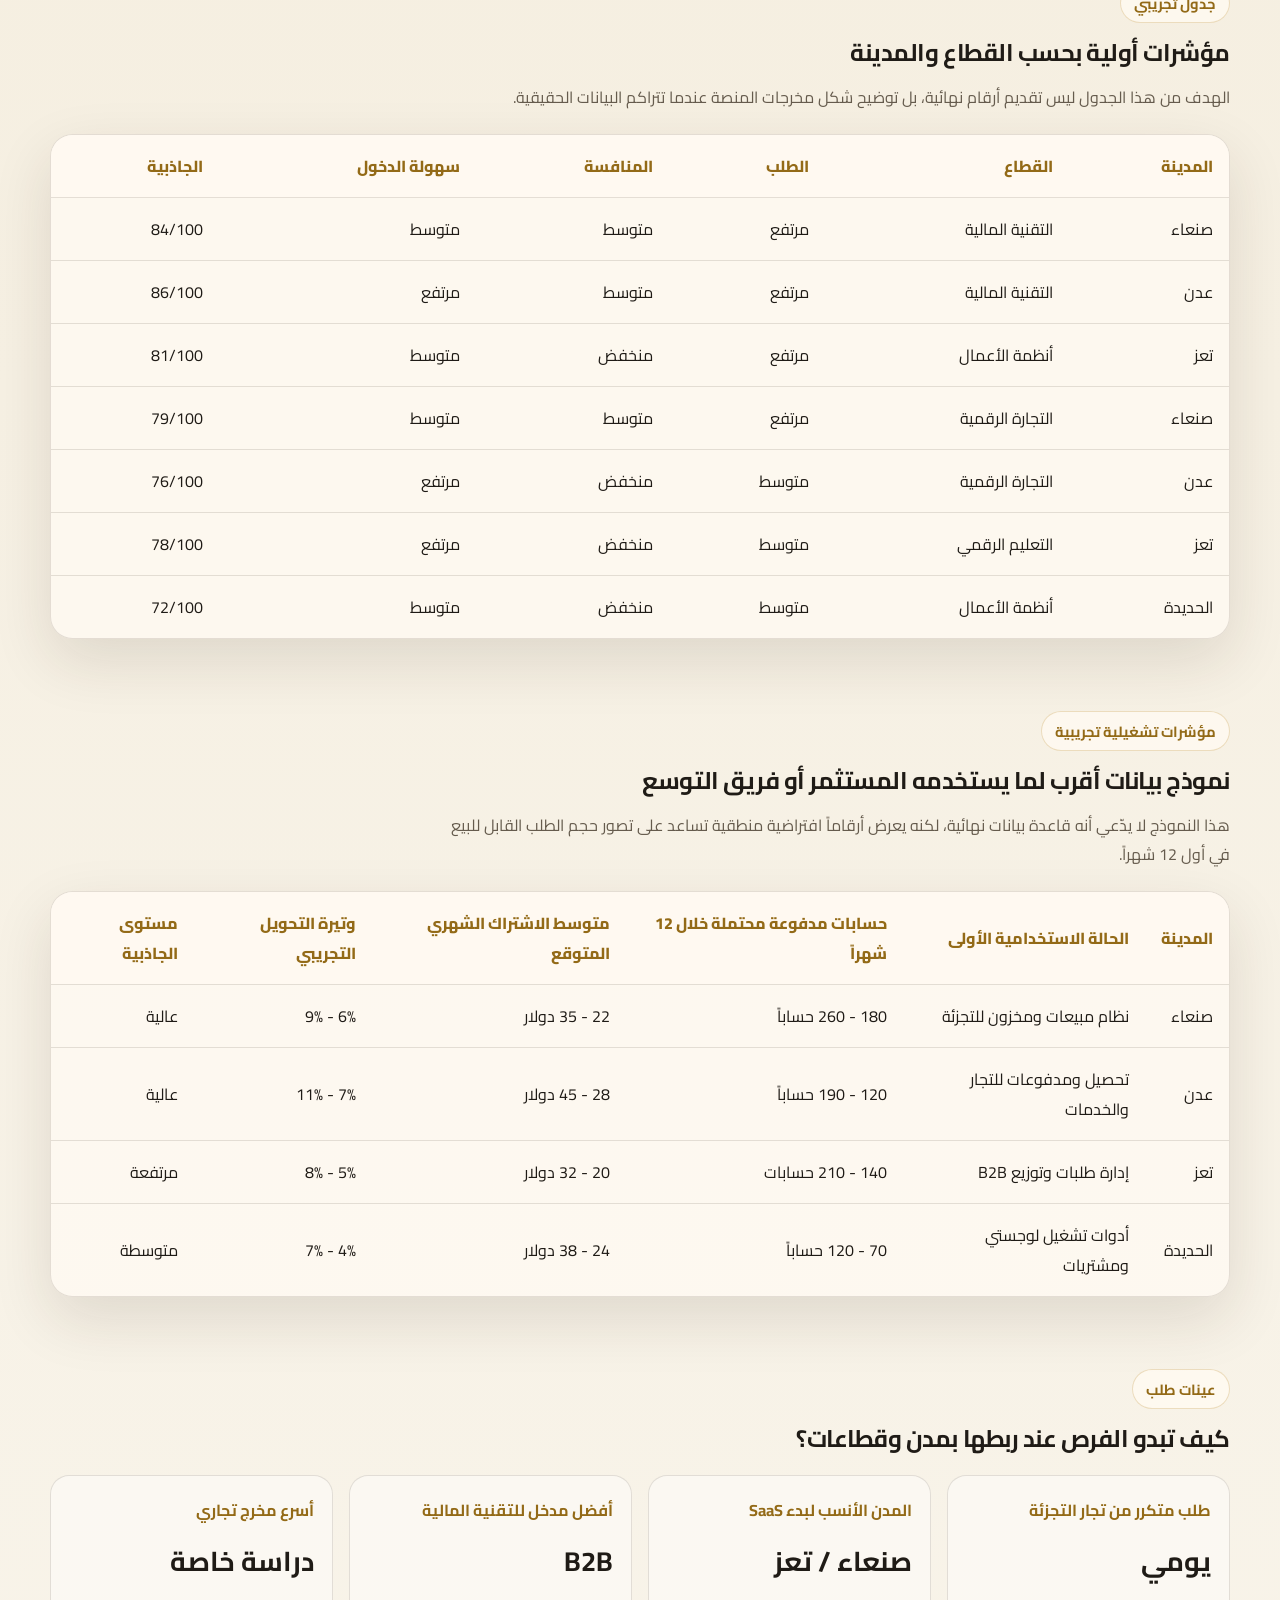
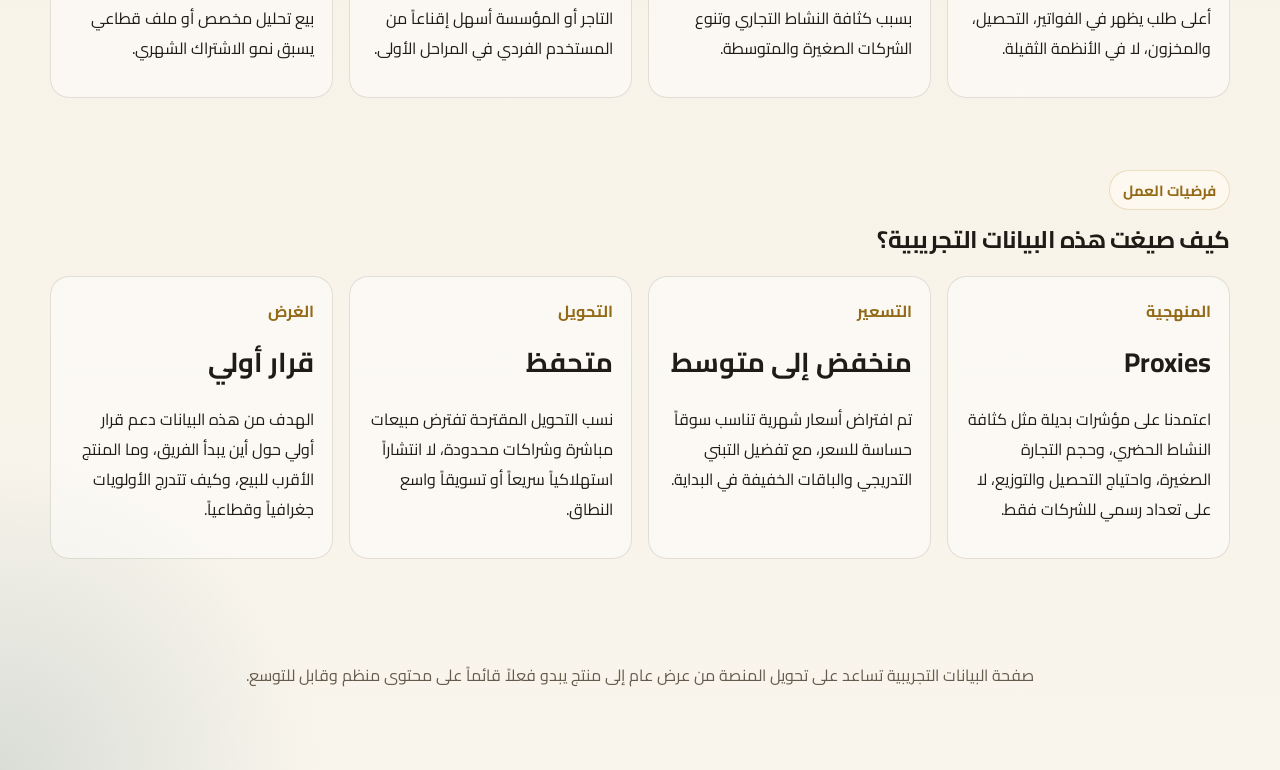
<file: data-room.html>
<!DOCTYPE html>
<html lang="ar" dir="rtl">
<head>
  <meta charset="UTF-8">
  <meta name="viewport" content="width=device-width, initial-scale=1.0">
  <title>البيانات التجريبية | ريم إنسايت</title>
  <link rel="preconnect" href="https://fonts.googleapis.com">
  <link rel="preconnect" href="https://fonts.gstatic.com" crossorigin>
  <link href="https://fonts.googleapis.com/css2?family=Cairo:wght@400;600;700;800&display=swap" rel="stylesheet">
  <link rel="stylesheet" href="styles.css">
</head>
<body data-page="data-room">
  <div class="site-shell">
    <header class="topbar">
      <a class="brand" href="index.html">
        <span class="brand-mark">ر</span>
        <span class="brand-copy">
          <strong>ريم إنسايت</strong>
          <small>منصة تحليل السوق اليمنية</small>
        </span>
      </a>
      <button class="menu-toggle" type="button" aria-label="فتح القائمة">القائمة</button>
      <nav class="nav">
        <a href="index.html">الرئيسية</a>
        <a href="sectors.html">القطاعات</a>
        <a href="opportunities.html">الفرص</a>
        <a href="companies.html">اللاعبون</a>
        <a href="pricing.html">الباقات</a>
        <a href="data-room.html">البيانات</a>
        <a href="reports.html">التقارير</a>
        <a href="investors.html">للمستثمرين</a>
      </nav>
    </header>

    <main>
      <section class="page-hero">
        <span class="eyebrow">البيانات التجريبية</span>
        <h1>لوحة بيانات أولية أقرب لما يتوقعه المستخدم داخل المنصة</h1>
        <p>هذه الصفحة تعرض بيانات تجريبية منطقية ومرتبة، لتقريب شكل المنصة النهائية أمام المستثمر أو العميل الرسمي.</p>
      </section>

      <section class="section">
        <div class="section-heading">
          <span class="eyebrow">لقطة سوقية</span>
          <h2>مؤشرات مرجعية تبني عليها المنصة فرضياتها</h2>
          <p>الأرقام المرجعية أدناه مستندة إلى مصادر دولية حديثة، بينما المؤشرات التشغيلية اللاحقة هي بيانات تجريبية مبنية على هذا السياق وعلى فرضيات سوقية قابلة للدفاع.</p>
        </div>
        <div class="signal-grid">
          <article class="signal-card">
            <span class="signal-source">World Bank Data</span>
            <strong class="signal-value">40.6 مليون</strong>
            <p>حجم سكاني كبير نسبياً يجعل السوق مغرية على المدى الطويل، لكنه يفرض حلولاً منخفضة التكلفة وسهلة الوصول.</p>
          </article>
          <article class="signal-card">
            <span class="signal-source">World Bank Broadband</span>
            <strong class="signal-value">14%</strong>
            <p>الإنترنت ما يزال محدود الانتشار، لذلك الفرص الأقوى هي المنتجات الخفيفة والأدوات التشغيلية الموجهة للهاتف.</p>
          </article>
          <article class="signal-card">
            <span class="signal-source">Yemen Monitor 2025</span>
            <strong class="signal-value">اقتصاد هش</strong>
            <p>الأولوية ليست للمنتجات الكمالية، بل للحلول التي تقلل الهدر وترفع وضوح التحصيل والمبيعات والتشغيل.</p>
          </article>
          <article class="signal-card">
            <span class="signal-source">World Bank 2025</span>
            <strong class="signal-value">30م$ برامج دعم</strong>
            <p>تطور البنية المالية الرقمية يجعل حلول المدفوعات والتحصيل والأدوات البينية أكثر واقعية من الرهان على تطبيقات جماهيرية واسعة منذ البداية.</p>
          </article>
        </div>
      </section>

      <section class="section">
        <div class="section-heading">
          <span class="eyebrow">جاذبية المدن</span>
          <h2>أين يمكن أن يبدأ الطلب بشكل أسرع؟</h2>
        </div>
        <div class="city-grid" id="city-grid"></div>
      </section>

      <section class="section">
        <div class="section-heading">
          <span class="eyebrow">جدول تجريبي</span>
          <h2>مؤشرات أولية بحسب القطاع والمدينة</h2>
          <p>الهدف من هذا الجدول ليس تقديم أرقام نهائية، بل توضيح شكل مخرجات المنصة عندما تتراكم البيانات الحقيقية.</p>
        </div>
        <div class="table-wrap">
          <table class="data-table" id="data-table">
            <thead>
              <tr>
                <th>المدينة</th>
                <th>القطاع</th>
                <th>الطلب</th>
                <th>المنافسة</th>
                <th>سهولة الدخول</th>
                <th>الجاذبية</th>
              </tr>
            </thead>
            <tbody id="data-table-body"></tbody>
          </table>
        </div>
      </section>

      <section class="section">
        <div class="section-heading">
          <span class="eyebrow">مؤشرات تشغيلية تجريبية</span>
          <h2>نموذج بيانات أقرب لما يستخدمه المستثمر أو فريق التوسع</h2>
          <p>هذا النموذج لا يدّعي أنه قاعدة بيانات نهائية، لكنه يعرض أرقاماً افتراضية منطقية تساعد على تصور حجم الطلب القابل للبيع في أول 12 شهراً.</p>
        </div>
        <div class="table-wrap">
          <table class="data-table">
            <thead>
              <tr>
                <th>المدينة</th>
                <th>الحالة الاستخدامية الأولى</th>
                <th>حسابات مدفوعة محتملة خلال 12 شهراً</th>
                <th>متوسط الاشتراك الشهري المتوقع</th>
                <th>وتيرة التحويل التجريبي</th>
                <th>مستوى الجاذبية</th>
              </tr>
            </thead>
            <tbody>
              <tr>
                <td>صنعاء</td>
                <td>نظام مبيعات ومخزون للتجزئة</td>
                <td>180 - 260 حساباً</td>
                <td>22 - 35 دولار</td>
                <td>6% - 9%</td>
                <td>عالية</td>
              </tr>
              <tr>
                <td>عدن</td>
                <td>تحصيل ومدفوعات للتجار والخدمات</td>
                <td>120 - 190 حساباً</td>
                <td>28 - 45 دولار</td>
                <td>7% - 11%</td>
                <td>عالية</td>
              </tr>
              <tr>
                <td>تعز</td>
                <td>إدارة طلبات وتوزيع B2B</td>
                <td>140 - 210 حسابات</td>
                <td>20 - 32 دولار</td>
                <td>5% - 8%</td>
                <td>مرتفعة</td>
              </tr>
              <tr>
                <td>الحديدة</td>
                <td>أدوات تشغيل لوجستي ومشتريات</td>
                <td>70 - 120 حساباً</td>
                <td>24 - 38 دولار</td>
                <td>4% - 7%</td>
                <td>متوسطة</td>
              </tr>
            </tbody>
          </table>
        </div>
      </section>

      <section class="section">
        <div class="section-heading">
          <span class="eyebrow">عينات طلب</span>
          <h2>كيف تبدو الفرص عند ربطها بمدن وقطاعات؟</h2>
        </div>
        <div class="signal-grid" id="demand-samples"></div>
      </section>

      <section class="section">
        <div class="section-heading">
          <span class="eyebrow">فرضيات العمل</span>
          <h2>كيف صيغت هذه البيانات التجريبية؟</h2>
        </div>
        <div class="signal-grid">
          <article class="signal-card">
            <span class="signal-source">المنهجية</span>
            <strong class="signal-value">Proxies</strong>
            <p>اعتمدنا على مؤشرات بديلة مثل كثافة النشاط الحضري، وحجم التجارة الصغيرة، واحتياج التحصيل والتوزيع، لا على تعداد رسمي للشركات فقط.</p>
          </article>
          <article class="signal-card">
            <span class="signal-source">التسعير</span>
            <strong class="signal-value">منخفض إلى متوسط</strong>
            <p>تم افتراض أسعار شهرية تناسب سوقاً حساسة للسعر، مع تفضيل التبني التدريجي والباقات الخفيفة في البداية.</p>
          </article>
          <article class="signal-card">
            <span class="signal-source">التحويل</span>
            <strong class="signal-value">متحفظ</strong>
            <p>نسب التحويل المقترحة تفترض مبيعات مباشرة وشراكات محدودة، لا انتشاراً استهلاكياً سريعاً أو تسويقاً واسع النطاق.</p>
          </article>
          <article class="signal-card">
            <span class="signal-source">الغرض</span>
            <strong class="signal-value">قرار أولي</strong>
            <p>الهدف من هذه البيانات دعم قرار أولي حول أين يبدأ الفريق، وما المنتج الأقرب للبيع، وكيف تتدرج الأولويات جغرافياً وقطاعياً.</p>
          </article>
        </div>
      </section>
    </main>

    <footer class="footer">
      <p>صفحة البيانات التجريبية تساعد على تحويل المنصة من عرض عام إلى منتج يبدو فعلاً قائماً على محتوى منظم وقابل للتوسع.</p>
    </footer>
  </div>

  <script src="data.js"></script>
  <script src="script.js"></script>
</body>
</html>
</file>
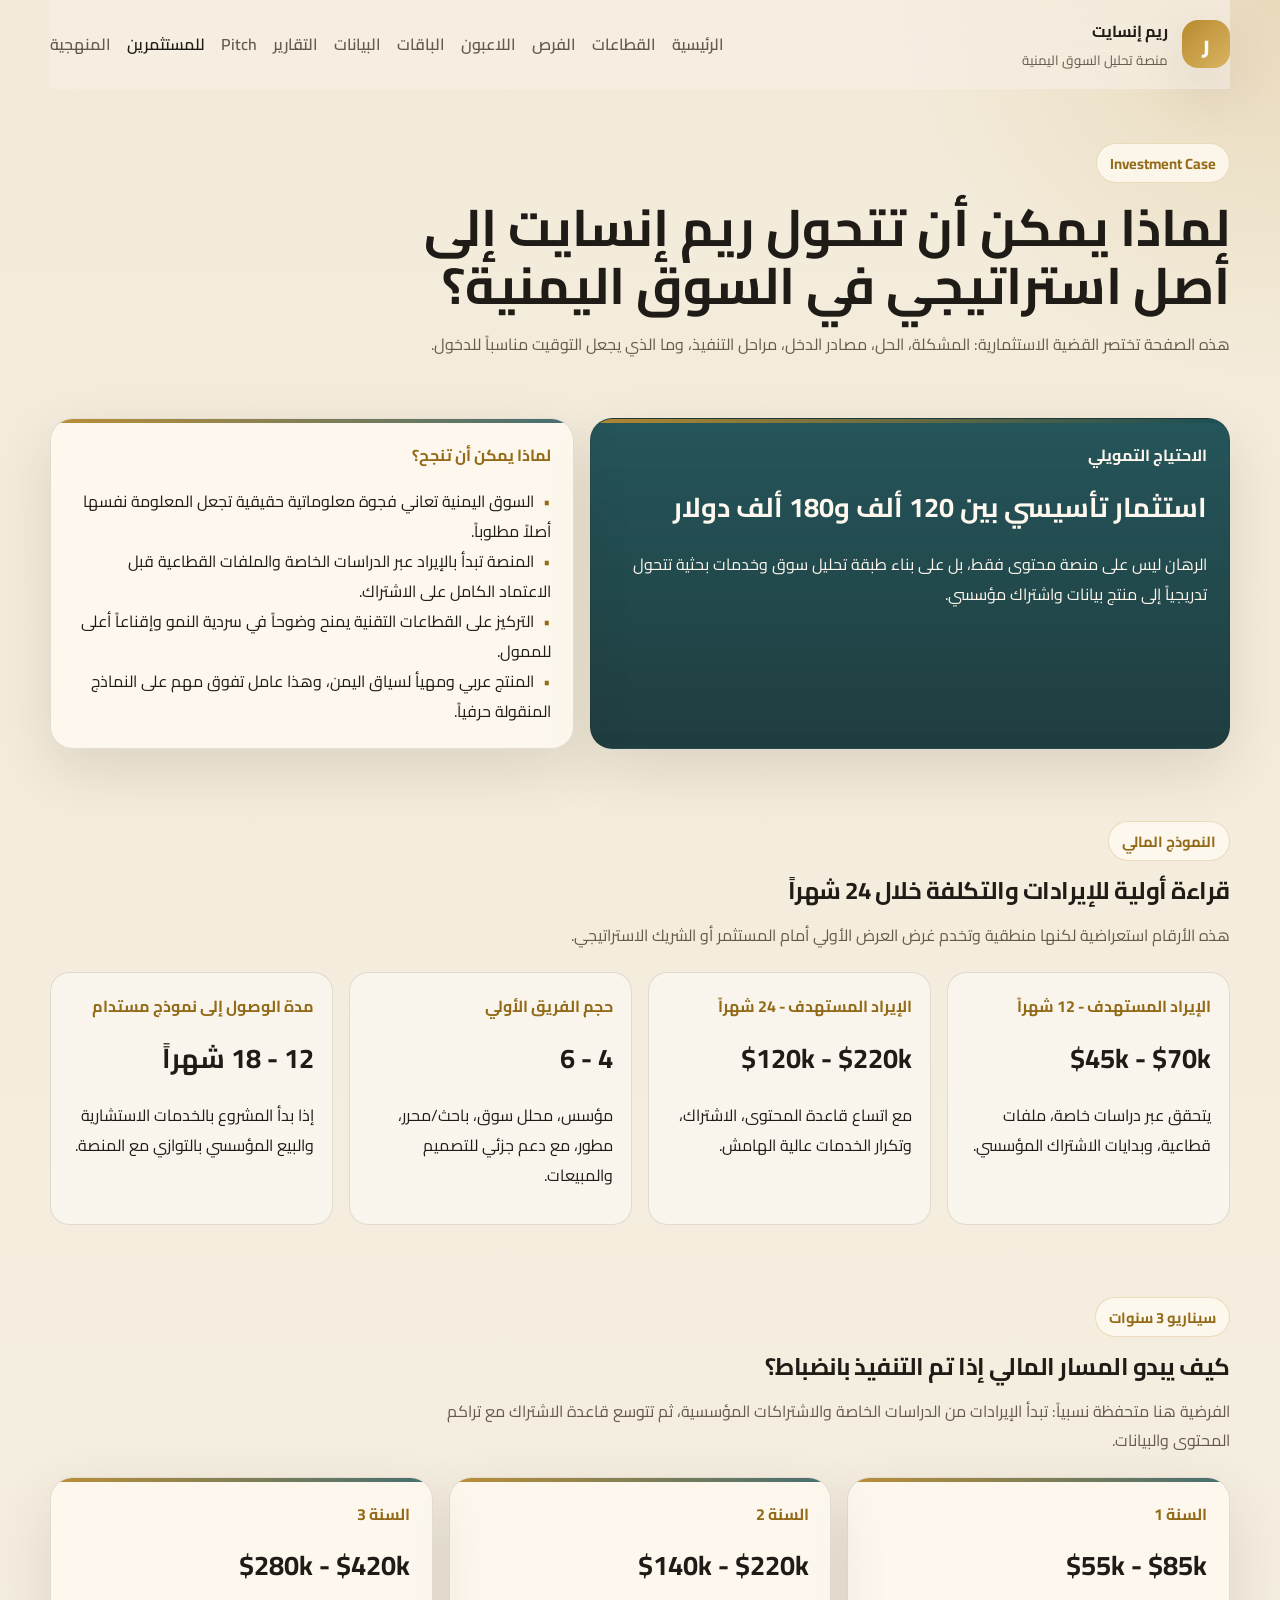
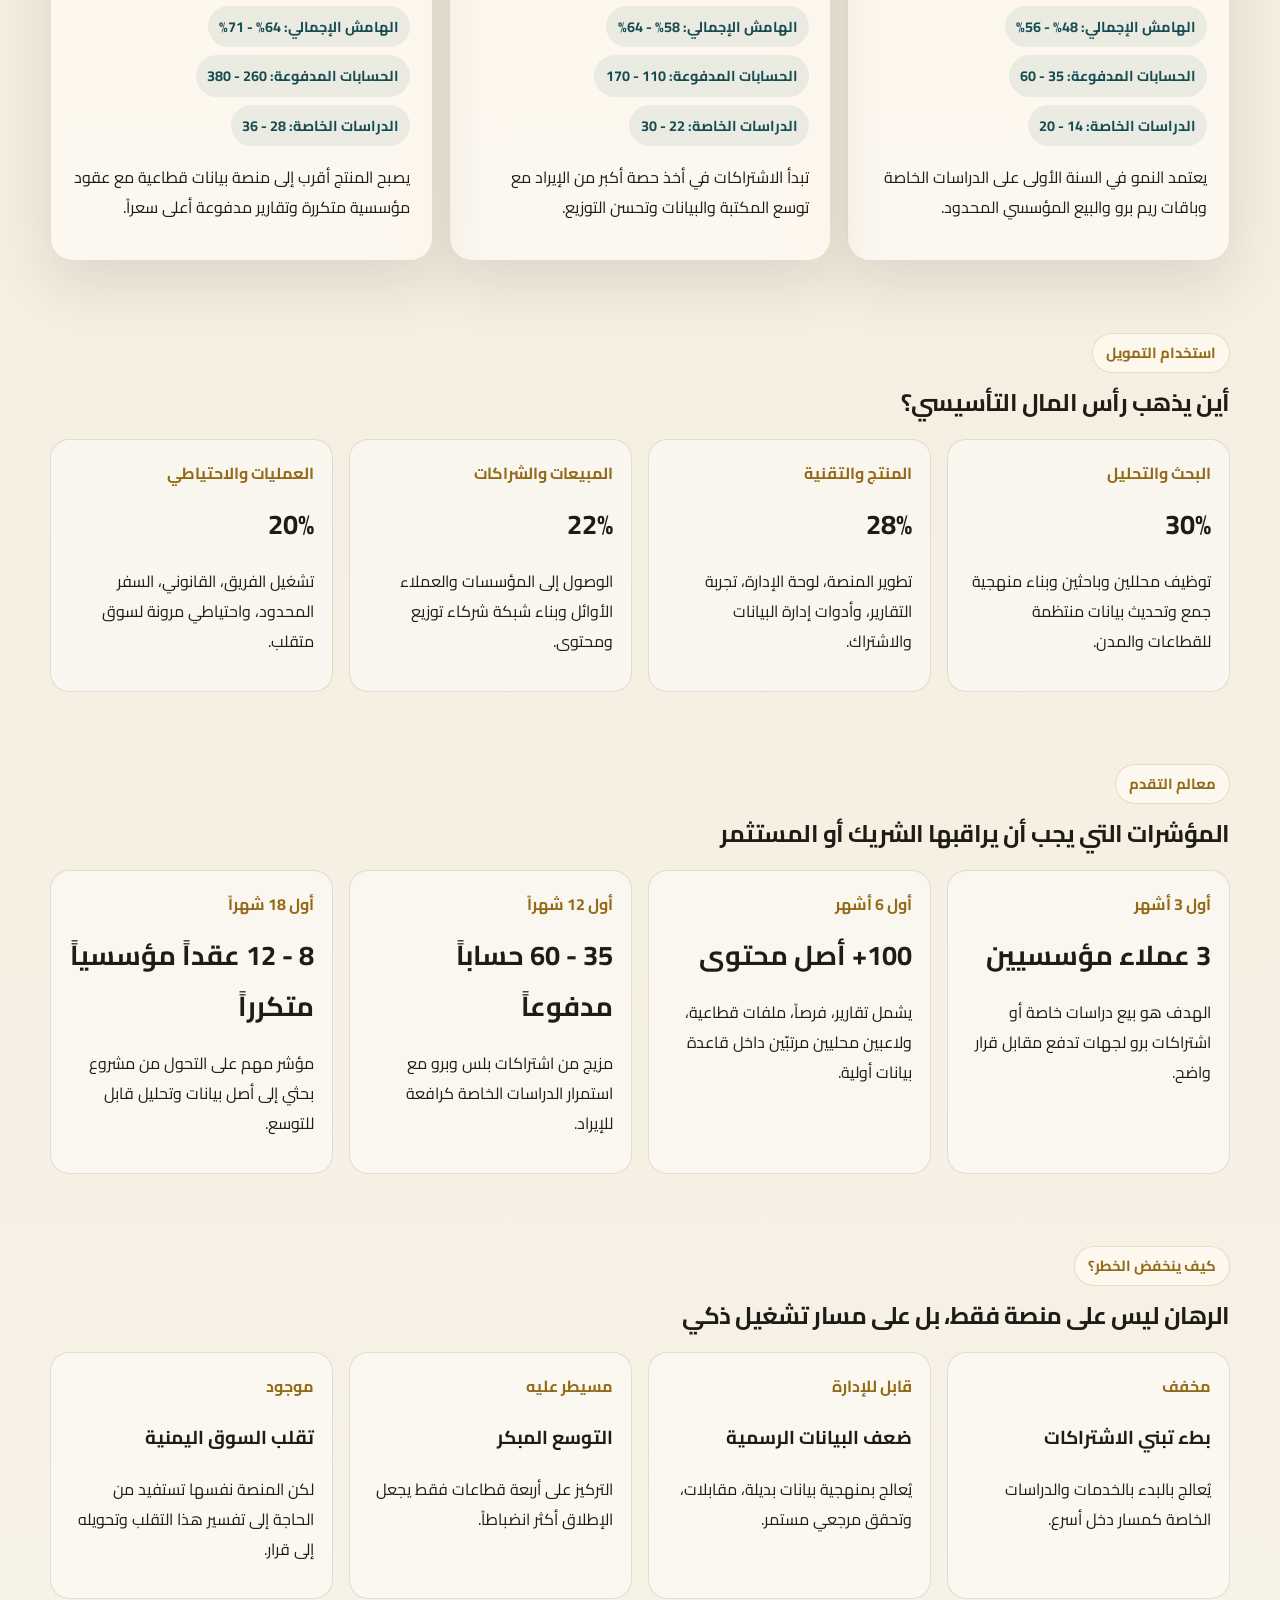
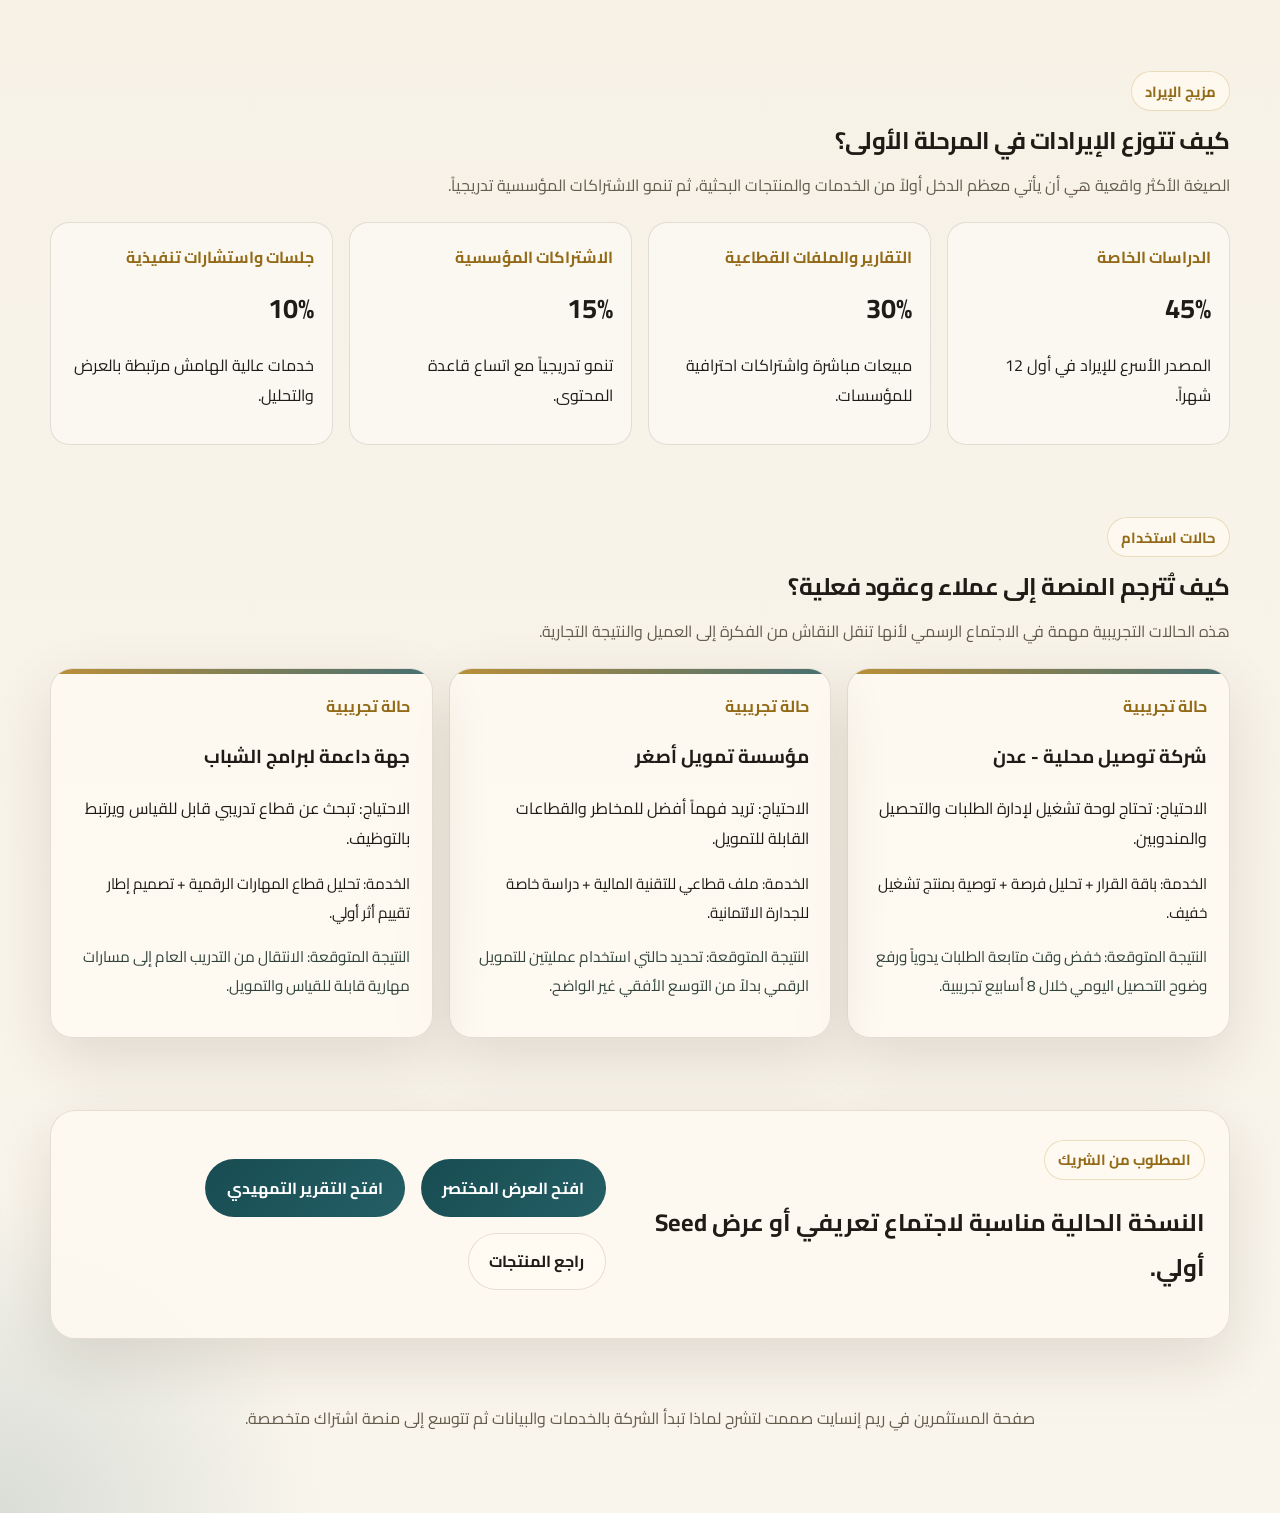
<file: investors.html>
<!DOCTYPE html>
<html lang="ar" dir="rtl">
<head>
  <meta charset="UTF-8">
  <meta name="viewport" content="width=device-width, initial-scale=1.0">
  <title>حالة الاستثمار | ريم إنسايت</title>
  <link rel="preconnect" href="https://fonts.googleapis.com">
  <link rel="preconnect" href="https://fonts.gstatic.com" crossorigin>
  <link href="https://fonts.googleapis.com/css2?family=Cairo:wght@400;600;700;800&display=swap" rel="stylesheet">
  <link rel="stylesheet" href="styles.css">
</head>
<body data-page="investors">
  <div class="site-shell">
    <header class="topbar">
      <a class="brand" href="index.html">
        <span class="brand-mark">ر</span>
        <span class="brand-copy">
          <strong>ريم إنسايت</strong>
          <small>منصة تحليل السوق اليمنية</small>
        </span>
      </a>
      <button class="menu-toggle" type="button" aria-label="فتح القائمة">القائمة</button>
      <nav class="nav">
        <a href="index.html">الرئيسية</a>
        <a href="sectors.html">القطاعات</a>
        <a href="opportunities.html">الفرص</a>
        <a href="companies.html">اللاعبون</a>
        <a href="pricing.html">الباقات</a>
        <a href="data-room.html">البيانات</a>
        <a href="reports.html">التقارير</a>
        <a href="pitch.html">Pitch</a>
        <a href="investors.html">للمستثمرين</a>
        <a href="about.html">المنهجية</a>
      </nav>
    </header>

    <main>
      <section class="page-hero">
        <span class="eyebrow">Investment Case</span>
        <h1>لماذا يمكن أن تتحول ريم إنسايت إلى أصل استراتيجي في السوق اليمنية؟</h1>
        <p>هذه الصفحة تختصر القضية الاستثمارية: المشكلة، الحل، مصادر الدخل، مراحل التنفيذ، وما الذي يجعل التوقيت مناسباً للدخول.</p>
      </section>

      <section class="section">
        <div class="investment-hero" id="investment-case"></div>
      </section>

      <section class="section">
        <div class="section-heading">
          <span class="eyebrow">النموذج المالي</span>
          <h2>قراءة أولية للإيرادات والتكلفة خلال 24 شهراً</h2>
          <p>هذه الأرقام استعراضية لكنها منطقية وتخدم غرض العرض الأولي أمام المستثمر أو الشريك الاستراتيجي.</p>
        </div>
        <div class="finance-grid" id="finance-grid"></div>
      </section>

      <section class="section">
        <div class="section-heading">
          <span class="eyebrow">سيناريو 3 سنوات</span>
          <h2>كيف يبدو المسار المالي إذا تم التنفيذ بانضباط؟</h2>
          <p>الفرضية هنا متحفظة نسبياً: تبدأ الإيرادات من الدراسات الخاصة والاشتراكات المؤسسية، ثم تتوسع قاعدة الاشتراك مع تراكم المحتوى والبيانات.</p>
        </div>
        <div class="service-grid" id="three-year-grid"></div>
      </section>

      <section class="section">
        <div class="section-heading">
          <span class="eyebrow">استخدام التمويل</span>
          <h2>أين يذهب رأس المال التأسيسي؟</h2>
        </div>
        <div class="signal-grid" id="use-of-funds"></div>
      </section>

      <section class="section">
        <div class="section-heading">
          <span class="eyebrow">معالم التقدم</span>
          <h2>المؤشرات التي يجب أن يراقبها الشريك أو المستثمر</h2>
        </div>
        <div class="signal-grid" id="traction-grid"></div>
      </section>

      <section class="section">
        <div class="section-heading">
          <span class="eyebrow">كيف ينخفض الخطر؟</span>
          <h2>الرهان ليس على منصة فقط، بل على مسار تشغيل ذكي</h2>
        </div>
        <div class="signal-grid" id="risk-grid"></div>
      </section>

      <section class="section">
        <div class="section-heading">
          <span class="eyebrow">مزيج الإيراد</span>
          <h2>كيف تتوزع الإيرادات في المرحلة الأولى؟</h2>
          <p>الصيغة الأكثر واقعية هي أن يأتي معظم الدخل أولاً من الخدمات والمنتجات البحثية، ثم تنمو الاشتراكات المؤسسية تدريجياً.</p>
        </div>
        <div class="signal-grid" id="revenue-mix"></div>
      </section>

      <section class="section">
        <div class="section-heading">
          <span class="eyebrow">حالات استخدام</span>
          <h2>كيف تُترجم المنصة إلى عملاء وعقود فعلية؟</h2>
          <p>هذه الحالات التجريبية مهمة في الاجتماع الرسمي لأنها تنقل النقاش من الفكرة إلى العميل والنتيجة التجارية.</p>
        </div>
        <div class="service-grid" id="client-grid"></div>
      </section>

      <section class="section cta-band">
        <div class="cta-inline">
          <div>
            <span class="eyebrow">المطلوب من الشريك</span>
            <h2>النسخة الحالية مناسبة لاجتماع تعريفي أو عرض Seed أولي.</h2>
          </div>
          <div class="hero-actions">
            <a class="button button-primary" href="pitch.html">افتح العرض المختصر</a>
            <a class="button button-primary" href="report.html?slug=market-overview">افتح التقرير التمهيدي</a>
            <a class="button button-secondary" href="reports.html">راجع المنتجات</a>
          </div>
        </div>
      </section>
    </main>

    <footer class="footer">
      <p>صفحة المستثمرين في ريم إنسايت صممت لتشرح لماذا تبدأ الشركة بالخدمات والبيانات ثم تتوسع إلى منصة اشتراك متخصصة.</p>
    </footer>
  </div>

  <script src="data.js"></script>
  <script src="script.js"></script>
</body>
</html>
</file>
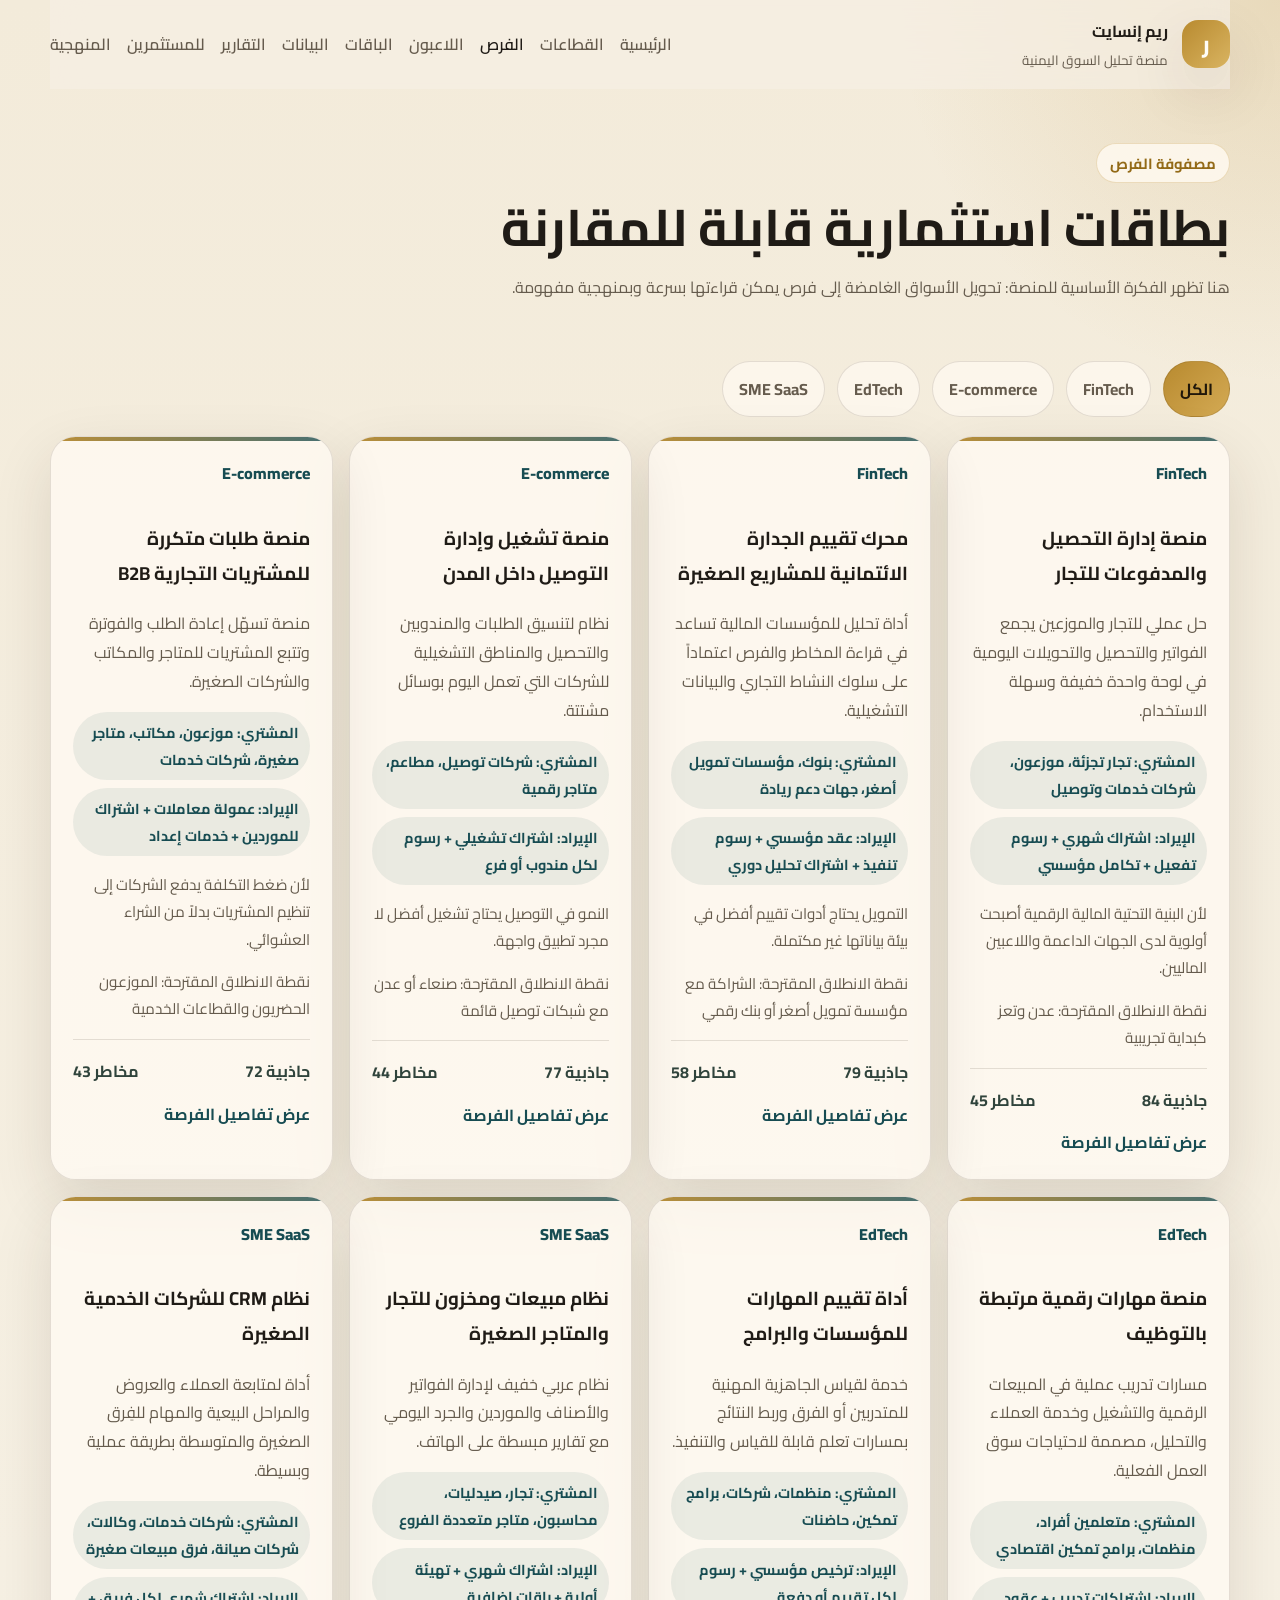
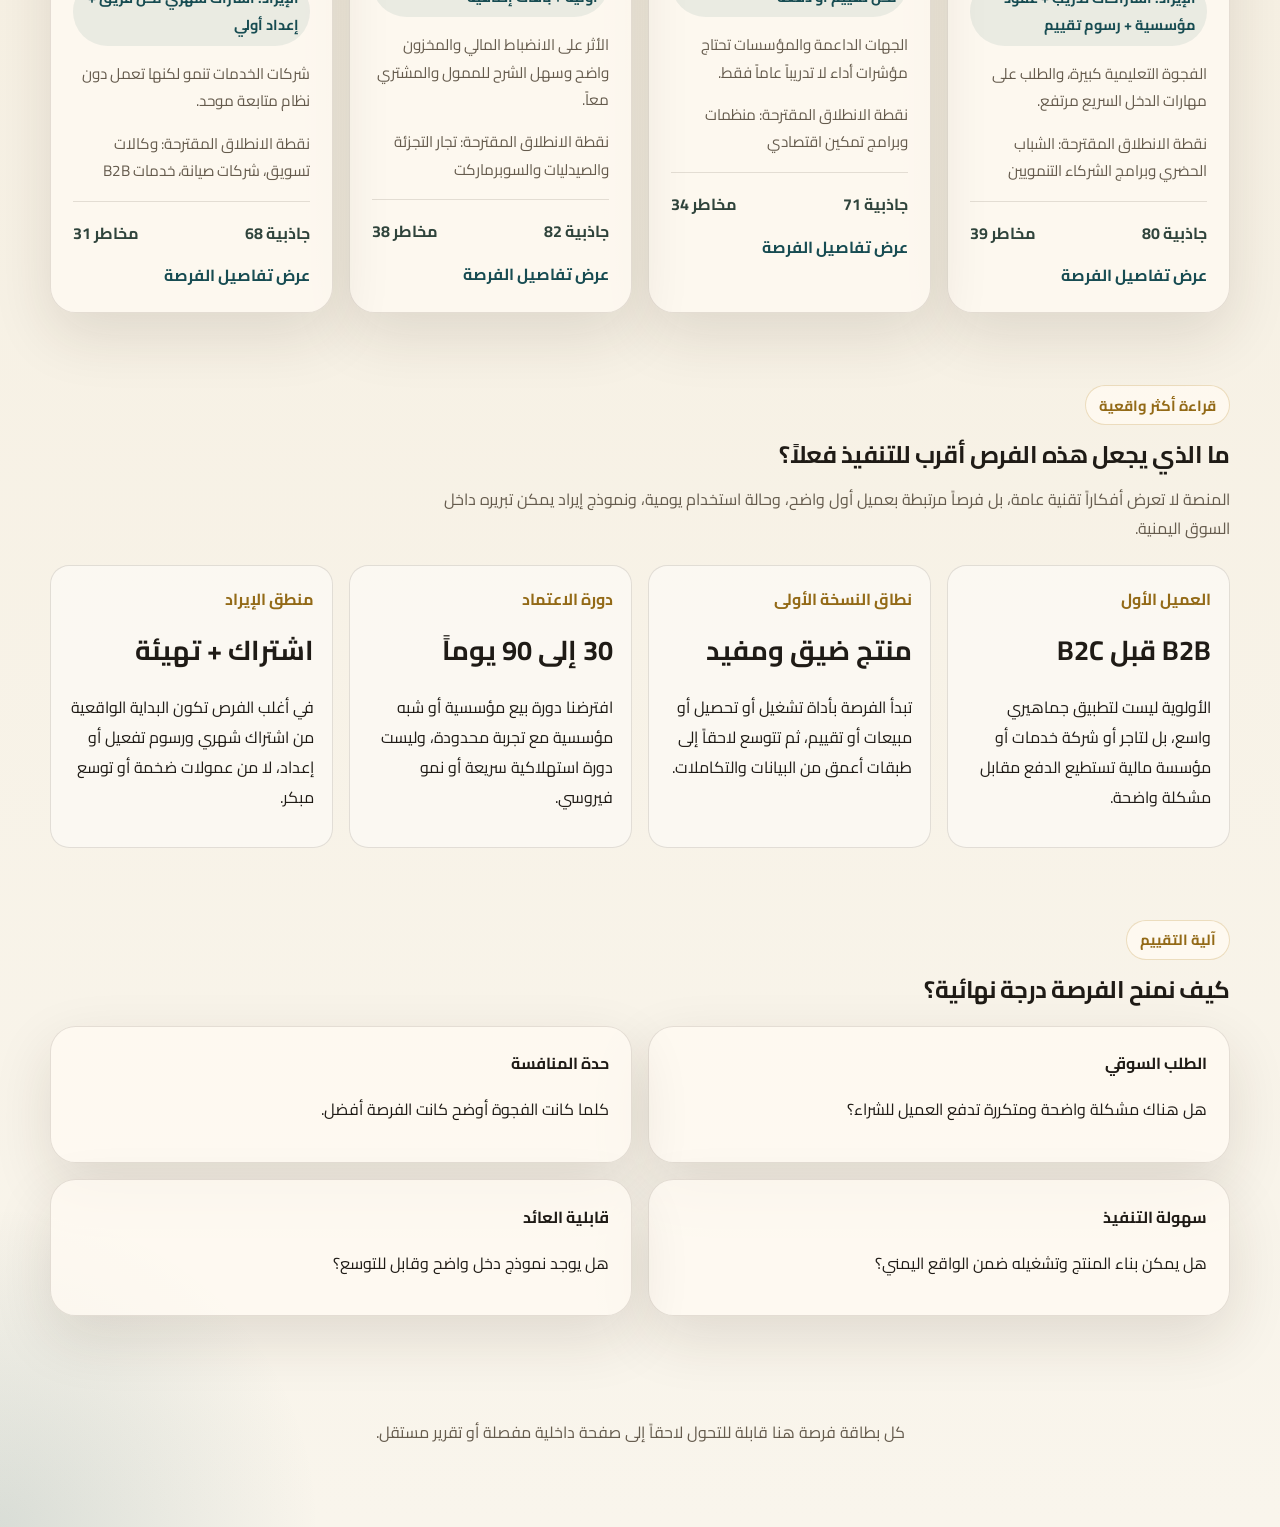
<file: opportunities.html>
<!DOCTYPE html>
<html lang="ar" dir="rtl">
<head>
  <meta charset="UTF-8">
  <meta name="viewport" content="width=device-width, initial-scale=1.0">
  <title>الفرص الاستثمارية | ريم إنسايت</title>
  <link rel="preconnect" href="https://fonts.googleapis.com">
  <link rel="preconnect" href="https://fonts.gstatic.com" crossorigin>
  <link href="https://fonts.googleapis.com/css2?family=Cairo:wght@400;600;700;800&display=swap" rel="stylesheet">
  <link rel="stylesheet" href="styles.css">
</head>
<body data-page="opportunities">
  <div class="site-shell">
    <header class="topbar">
      <a class="brand" href="index.html">
        <span class="brand-mark">ر</span>
        <span class="brand-copy">
          <strong>ريم إنسايت</strong>
          <small>منصة تحليل السوق اليمنية</small>
        </span>
      </a>
      <button class="menu-toggle" type="button" aria-label="فتح القائمة">القائمة</button>
      <nav class="nav">
        <a href="index.html">الرئيسية</a>
        <a href="sectors.html">القطاعات</a>
        <a href="opportunities.html">الفرص</a>
        <a href="companies.html">اللاعبون</a>
        <a href="pricing.html">الباقات</a>
        <a href="data-room.html">البيانات</a>
        <a href="reports.html">التقارير</a>
        <a href="investors.html">للمستثمرين</a>
        <a href="about.html">المنهجية</a>
      </nav>
    </header>

    <main>
      <section class="page-hero">
        <span class="eyebrow">مصفوفة الفرص</span>
        <h1>بطاقات استثمارية قابلة للمقارنة</h1>
        <p>هنا تظهر الفكرة الأساسية للمنصة: تحويل الأسواق الغامضة إلى فرص يمكن قراءتها بسرعة وبمنهجية مفهومة.</p>
      </section>

      <section class="section">
        <div class="filter-bar" id="filter-bar"></div>
        <div class="opportunity-grid" id="opportunity-grid"></div>
      </section>

      <section class="section">
        <div class="section-heading">
          <span class="eyebrow">قراءة أكثر واقعية</span>
          <h2>ما الذي يجعل هذه الفرص أقرب للتنفيذ فعلاً؟</h2>
          <p>المنصة لا تعرض أفكاراً تقنية عامة، بل فرصاً مرتبطة بعميل أول واضح، وحالة استخدام يومية، ونموذج إيراد يمكن تبريره داخل السوق اليمنية.</p>
        </div>
        <div class="signal-grid">
          <article class="signal-card">
            <span class="signal-source">العميل الأول</span>
            <strong class="signal-value">B2B قبل B2C</strong>
            <p>الأولوية ليست لتطبيق جماهيري واسع، بل لتاجر أو شركة خدمات أو مؤسسة مالية تستطيع الدفع مقابل مشكلة واضحة.</p>
          </article>
          <article class="signal-card">
            <span class="signal-source">نطاق النسخة الأولى</span>
            <strong class="signal-value">منتج ضيق ومفيد</strong>
            <p>تبدأ الفرصة بأداة تشغيل أو تحصيل أو مبيعات أو تقييم، ثم تتوسع لاحقاً إلى طبقات أعمق من البيانات والتكاملات.</p>
          </article>
          <article class="signal-card">
            <span class="signal-source">دورة الاعتماد</span>
            <strong class="signal-value">30 إلى 90 يوماً</strong>
            <p>افترضنا دورة بيع مؤسسية أو شبه مؤسسية مع تجربة محدودة، وليست دورة استهلاكية سريعة أو نمو فيروسي.</p>
          </article>
          <article class="signal-card">
            <span class="signal-source">منطق الإيراد</span>
            <strong class="signal-value">اشتراك + تهيئة</strong>
            <p>في أغلب الفرص تكون البداية الواقعية من اشتراك شهري ورسوم تفعيل أو إعداد، لا من عمولات ضخمة أو توسع مبكر.</p>
          </article>
        </div>
      </section>

      <section class="section">
        <div class="section-heading">
          <span class="eyebrow">آلية التقييم</span>
          <h2>كيف نمنح الفرصة درجة نهائية؟</h2>
        </div>
        <div class="scoring-grid">
          <article class="score-card">
            <strong>الطلب السوقي</strong>
            <p>هل هناك مشكلة واضحة ومتكررة تدفع العميل للشراء؟</p>
          </article>
          <article class="score-card">
            <strong>حدة المنافسة</strong>
            <p>كلما كانت الفجوة أوضح كانت الفرصة أفضل.</p>
          </article>
          <article class="score-card">
            <strong>سهولة التنفيذ</strong>
            <p>هل يمكن بناء المنتج وتشغيله ضمن الواقع اليمني؟</p>
          </article>
          <article class="score-card">
            <strong>قابلية العائد</strong>
            <p>هل يوجد نموذج دخل واضح وقابل للتوسع؟</p>
          </article>
        </div>
      </section>
    </main>

    <footer class="footer">
      <p>كل بطاقة فرصة هنا قابلة للتحول لاحقاً إلى صفحة داخلية مفصلة أو تقرير مستقل.</p>
    </footer>
  </div>

  <script src="data.js"></script>
  <script src="script.js"></script>
</body>
</html>
</file>
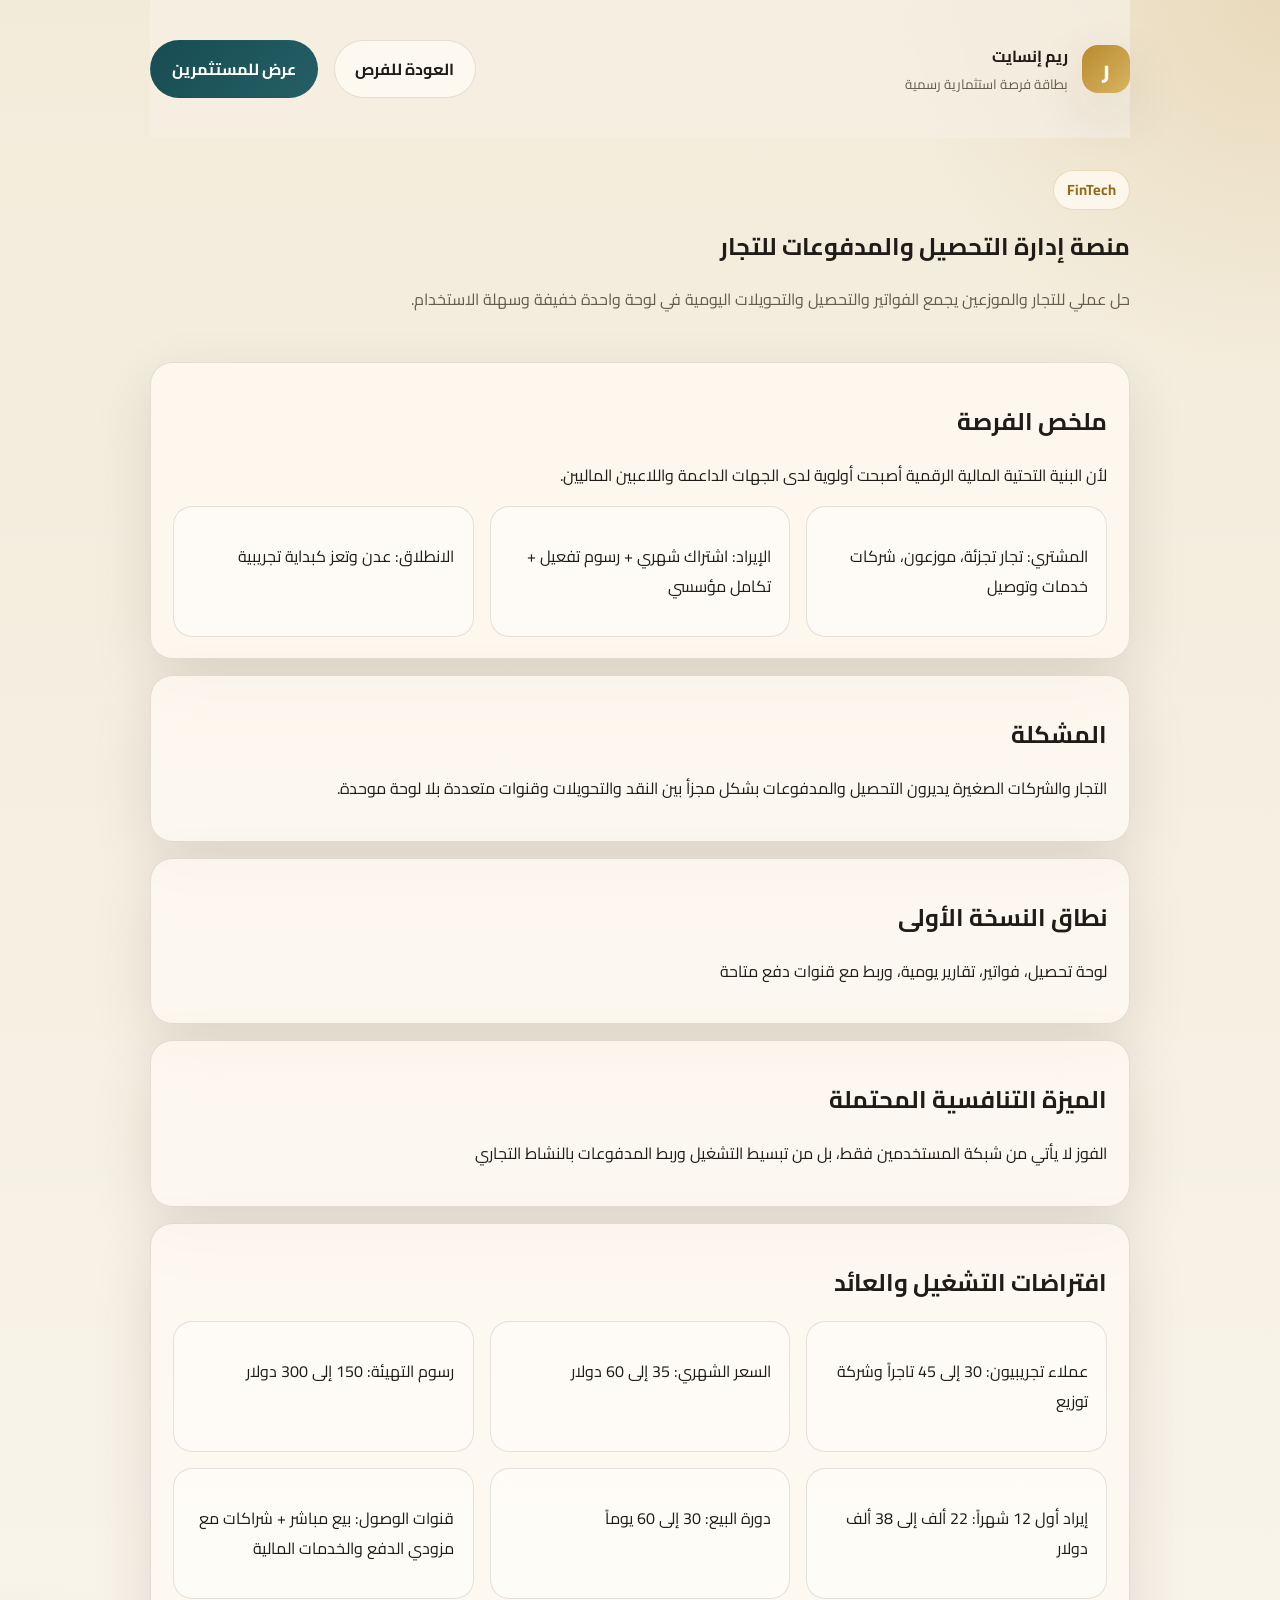
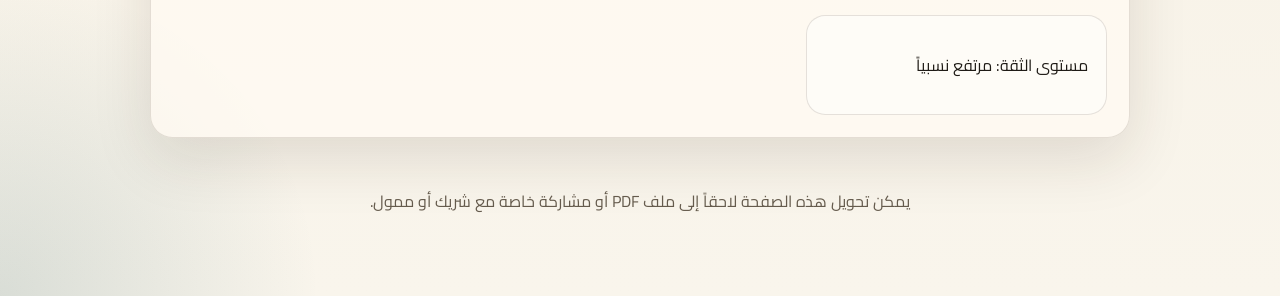
<file: opportunity.html>
<!DOCTYPE html>
<html lang="ar" dir="rtl">
<head>
  <meta charset="UTF-8">
  <meta name="viewport" content="width=device-width, initial-scale=1.0">
  <title>تفاصيل الفرصة | ريم إنسايت</title>
  <link rel="preconnect" href="https://fonts.googleapis.com">
  <link rel="preconnect" href="https://fonts.gstatic.com" crossorigin>
  <link href="https://fonts.googleapis.com/css2?family=Cairo:wght@400;600;700;800&display=swap" rel="stylesheet">
  <link rel="stylesheet" href="styles.css">
</head>
<body data-page="opportunity">
  <div class="site-shell report-shell">
    <header class="topbar report-topbar">
      <a class="brand" href="index.html">
        <span class="brand-mark">ر</span>
        <span class="brand-copy">
          <strong>ريم إنسايت</strong>
          <small>بطاقة فرصة استثمارية رسمية</small>
        </span>
      </a>
      <div class="hero-actions">
        <a class="button button-secondary" href="opportunities.html">العودة للفرص</a>
        <a class="button button-primary" href="investors.html">عرض للمستثمرين</a>
      </div>
    </header>

    <main id="opportunity-detail"></main>

    <footer class="footer">
      <p>يمكن تحويل هذه الصفحة لاحقاً إلى ملف PDF أو مشاركة خاصة مع شريك أو ممول.</p>
    </footer>
  </div>

  <script src="data.js"></script>
  <script src="script.js"></script>
</body>
</html>
</file>
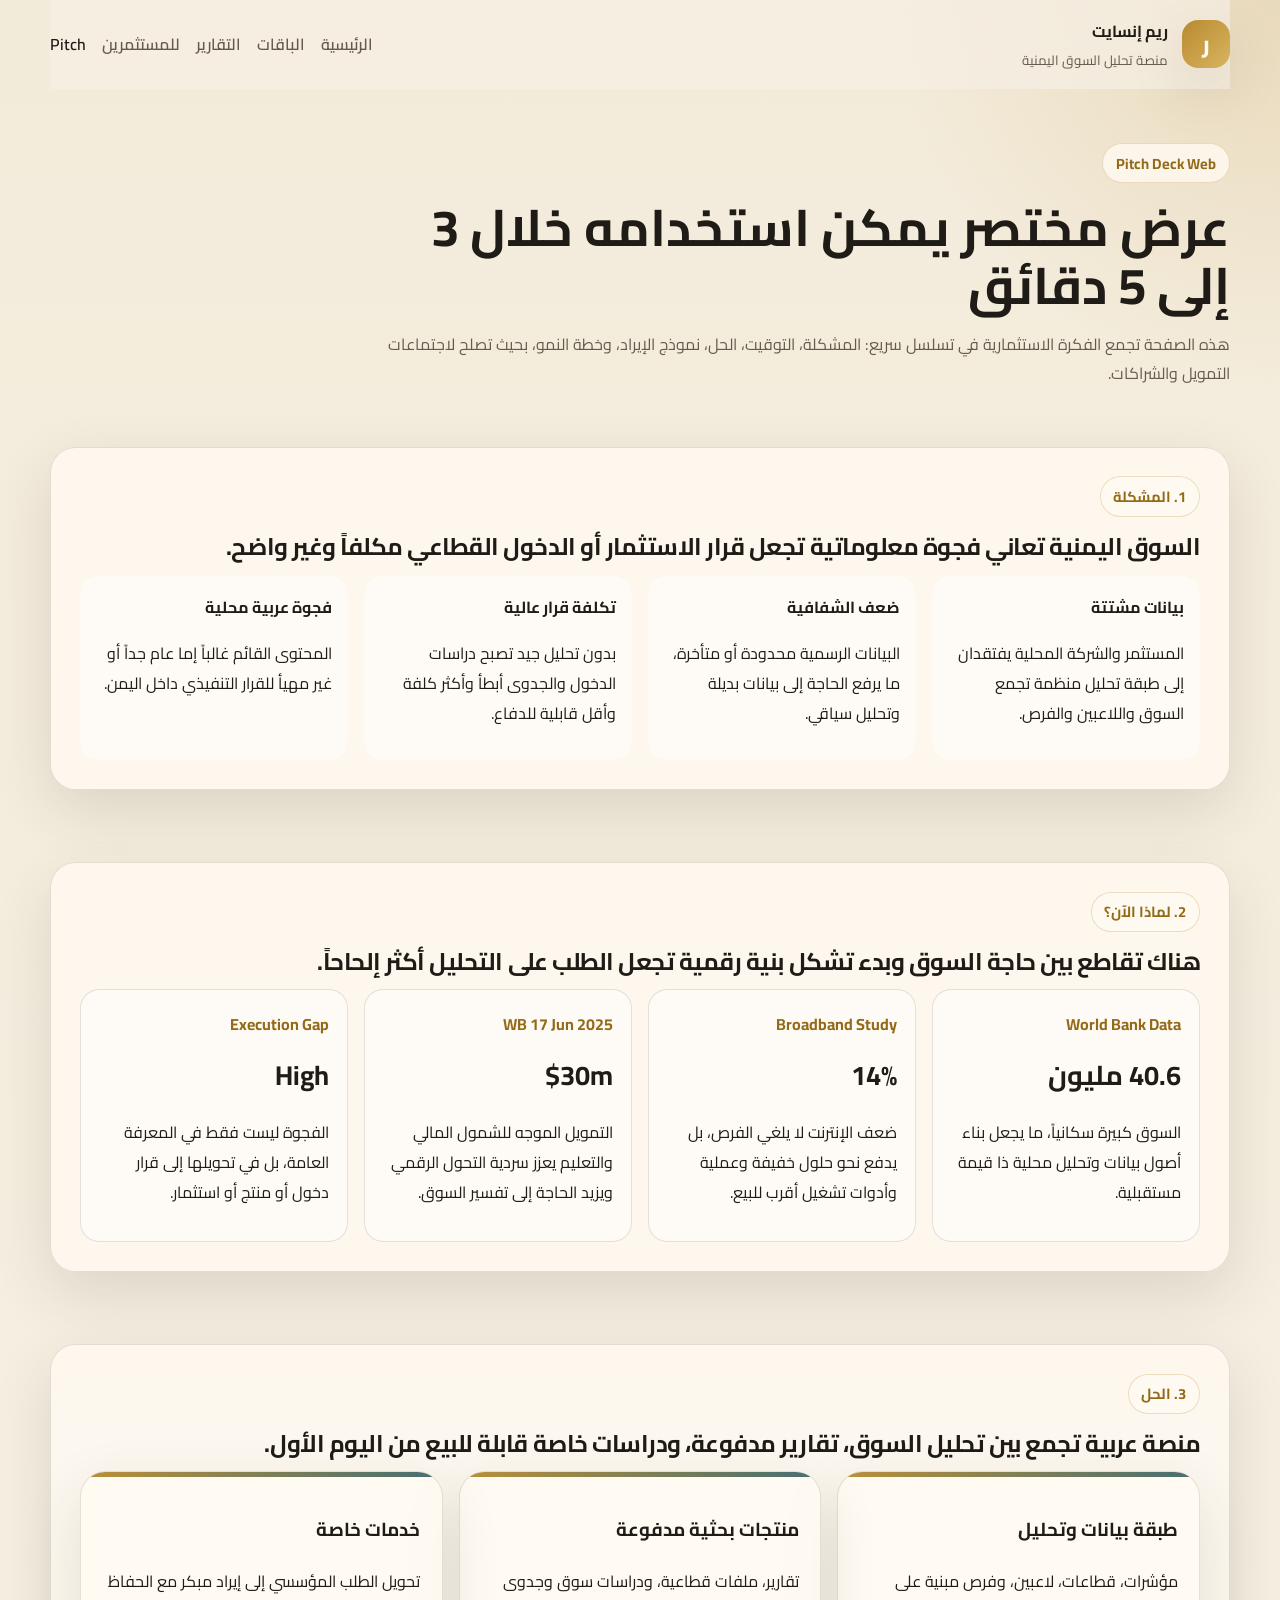
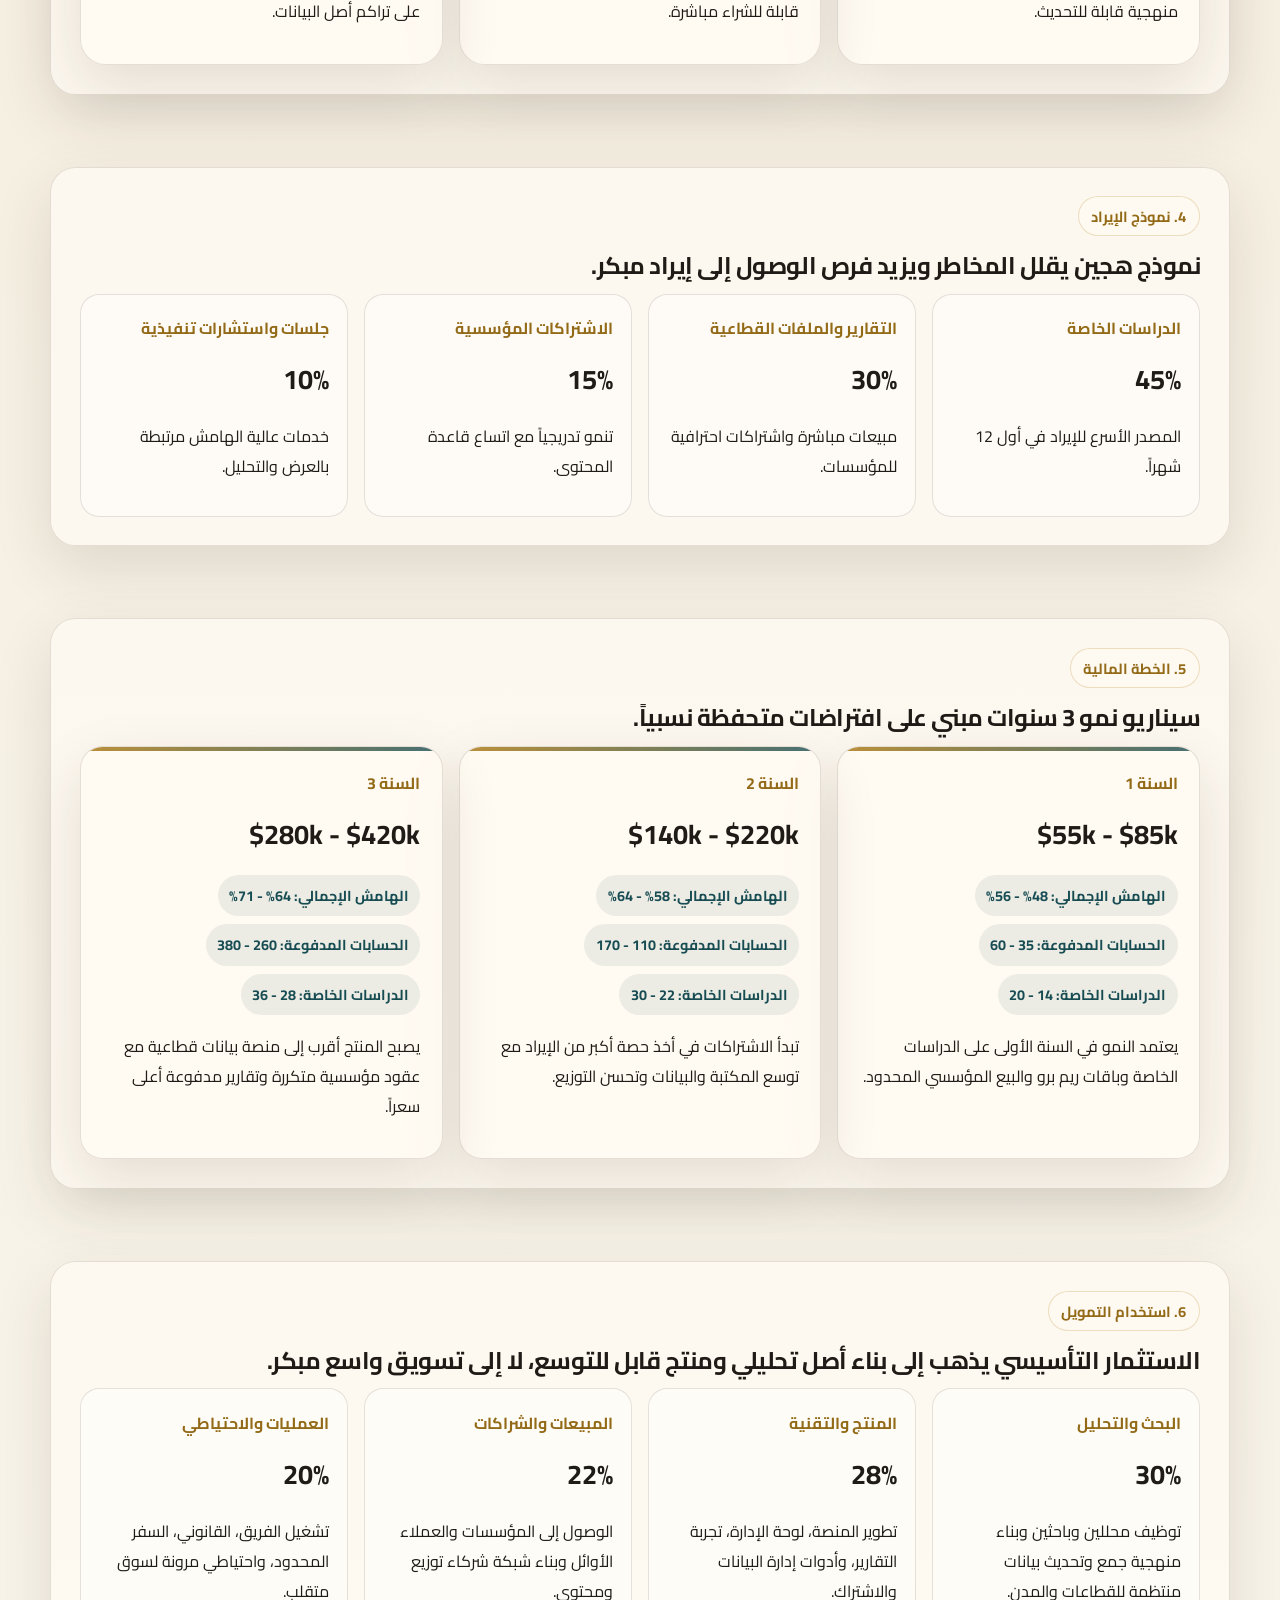
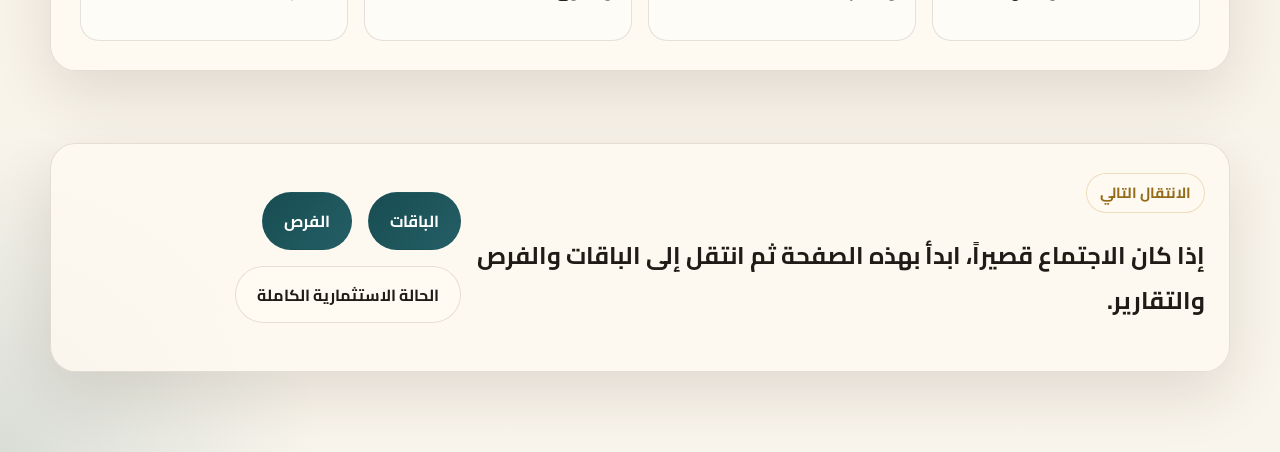
<file: pitch.html>
<!DOCTYPE html>
<html lang="ar" dir="rtl">
<head>
  <meta charset="UTF-8">
  <meta name="viewport" content="width=device-width, initial-scale=1.0">
  <title>العرض المختصر | ريم إنسايت</title>
  <link rel="preconnect" href="https://fonts.googleapis.com">
  <link rel="preconnect" href="https://fonts.gstatic.com" crossorigin>
  <link href="https://fonts.googleapis.com/css2?family=Cairo:wght@400;600;700;800&display=swap" rel="stylesheet">
  <link rel="stylesheet" href="styles.css">
</head>
<body data-page="pitch">
  <div class="site-shell">
    <header class="topbar">
      <a class="brand" href="index.html">
        <span class="brand-mark">ر</span>
        <span class="brand-copy">
          <strong>ريم إنسايت</strong>
          <small>منصة تحليل السوق اليمنية</small>
        </span>
      </a>
      <button class="menu-toggle" type="button" aria-label="فتح القائمة">القائمة</button>
      <nav class="nav">
        <a href="index.html">الرئيسية</a>
        <a href="pricing.html">الباقات</a>
        <a href="reports.html">التقارير</a>
        <a href="investors.html">للمستثمرين</a>
        <a href="pitch.html">Pitch</a>
      </nav>
    </header>

    <main>
      <section class="page-hero">
        <span class="eyebrow">Pitch Deck Web</span>
        <h1>عرض مختصر يمكن استخدامه خلال 3 إلى 5 دقائق</h1>
        <p>هذه الصفحة تجمع الفكرة الاستثمارية في تسلسل سريع: المشكلة، التوقيت، الحل، نموذج الإيراد، وخطة النمو، بحيث تصلح لاجتماعات التمويل والشراكات.</p>
      </section>

      <section class="section">
        <div class="showcase-card">
          <span class="eyebrow">1. المشكلة</span>
          <h2>السوق اليمنية تعاني فجوة معلوماتية تجعل قرار الاستثمار أو الدخول القطاعي مكلفاً وغير واضح.</h2>
          <div class="showcase-grid">
            <article>
              <strong>بيانات مشتتة</strong>
              <p>المستثمر والشركة المحلية يفتقدان إلى طبقة تحليل منظمة تجمع السوق واللاعبين والفرص.</p>
            </article>
            <article>
              <strong>ضعف الشفافية</strong>
              <p>البيانات الرسمية محدودة أو متأخرة، ما يرفع الحاجة إلى بيانات بديلة وتحليل سياقي.</p>
            </article>
            <article>
              <strong>تكلفة قرار عالية</strong>
              <p>بدون تحليل جيد تصبح دراسات الدخول والجدوى أبطأ وأكثر كلفة وأقل قابلية للدفاع.</p>
            </article>
            <article>
              <strong>فجوة عربية محلية</strong>
              <p>المحتوى القائم غالباً إما عام جداً أو غير مهيأ للقرار التنفيذي داخل اليمن.</p>
            </article>
          </div>
        </div>
      </section>

      <section class="section">
        <div class="showcase-card">
          <span class="eyebrow">2. لماذا الآن؟</span>
          <h2>هناك تقاطع بين حاجة السوق وبدء تشكل بنية رقمية تجعل الطلب على التحليل أكثر إلحاحاً.</h2>
          <div class="signal-grid">
            <article class="signal-card">
              <span class="signal-source">World Bank Data</span>
              <strong class="signal-value">40.6 مليون</strong>
              <p>السوق كبيرة سكانياً، ما يجعل بناء أصول بيانات وتحليل محلية ذا قيمة مستقبلية.</p>
            </article>
            <article class="signal-card">
              <span class="signal-source">Broadband Study</span>
              <strong class="signal-value">14%</strong>
              <p>ضعف الإنترنت لا يلغي الفرص، بل يدفع نحو حلول خفيفة وعملية وأدوات تشغيل أقرب للبيع.</p>
            </article>
            <article class="signal-card">
              <span class="signal-source">WB 17 Jun 2025</span>
              <strong class="signal-value">$30m</strong>
              <p>التمويل الموجه للشمول المالي والتعليم يعزز سردية التحول الرقمي ويزيد الحاجة إلى تفسير السوق.</p>
            </article>
            <article class="signal-card">
              <span class="signal-source">Execution Gap</span>
              <strong class="signal-value">High</strong>
              <p>الفجوة ليست فقط في المعرفة العامة، بل في تحويلها إلى قرار دخول أو منتج أو استثمار.</p>
            </article>
          </div>
        </div>
      </section>

      <section class="section">
        <div class="showcase-card">
          <span class="eyebrow">3. الحل</span>
          <h2>منصة عربية تجمع بين تحليل السوق، تقارير مدفوعة، ودراسات خاصة قابلة للبيع من اليوم الأول.</h2>
          <div class="value-grid">
            <article class="value-card">
              <h3>طبقة بيانات وتحليل</h3>
              <p>مؤشرات، قطاعات، لاعبين، وفرص مبنية على منهجية قابلة للتحديث.</p>
            </article>
            <article class="value-card">
              <h3>منتجات بحثية مدفوعة</h3>
              <p>تقارير، ملفات قطاعية، ودراسات سوق وجدوى قابلة للشراء مباشرة.</p>
            </article>
            <article class="value-card">
              <h3>خدمات خاصة</h3>
              <p>تحويل الطلب المؤسسي إلى إيراد مبكر مع الحفاظ على تراكم أصل البيانات.</p>
            </article>
          </div>
        </div>
      </section>

      <section class="section">
        <div class="showcase-card">
          <span class="eyebrow">4. نموذج الإيراد</span>
          <h2>نموذج هجين يقلل المخاطر ويزيد فرص الوصول إلى إيراد مبكر.</h2>
          <div class="signal-grid" id="revenue-mix"></div>
        </div>
      </section>

      <section class="section">
        <div class="showcase-card">
          <span class="eyebrow">5. الخطة المالية</span>
          <h2>سيناريو نمو 3 سنوات مبني على افتراضات متحفظة نسبياً.</h2>
          <div class="service-grid" id="three-year-grid"></div>
        </div>
      </section>

      <section class="section">
        <div class="showcase-card">
          <span class="eyebrow">6. استخدام التمويل</span>
          <h2>الاستثمار التأسيسي يذهب إلى بناء أصل تحليلي ومنتج قابل للتوسع، لا إلى تسويق واسع مبكر.</h2>
          <div class="signal-grid" id="use-of-funds"></div>
        </div>
      </section>

      <section class="section cta-band">
        <div class="cta-inline">
          <div>
            <span class="eyebrow">الانتقال التالي</span>
            <h2>إذا كان الاجتماع قصيراً، ابدأ بهذه الصفحة ثم انتقل إلى الباقات والفرص والتقارير.</h2>
          </div>
          <div class="hero-actions">
            <a class="button button-primary" href="pricing.html">الباقات</a>
            <a class="button button-primary" href="opportunities.html">الفرص</a>
            <a class="button button-secondary" href="investors.html">الحالة الاستثمارية الكاملة</a>
          </div>
        </div>
      </section>
    </main>
  </div>

  <script src="data.js"></script>
  <script src="script.js"></script>
</body>
</html>
</file>
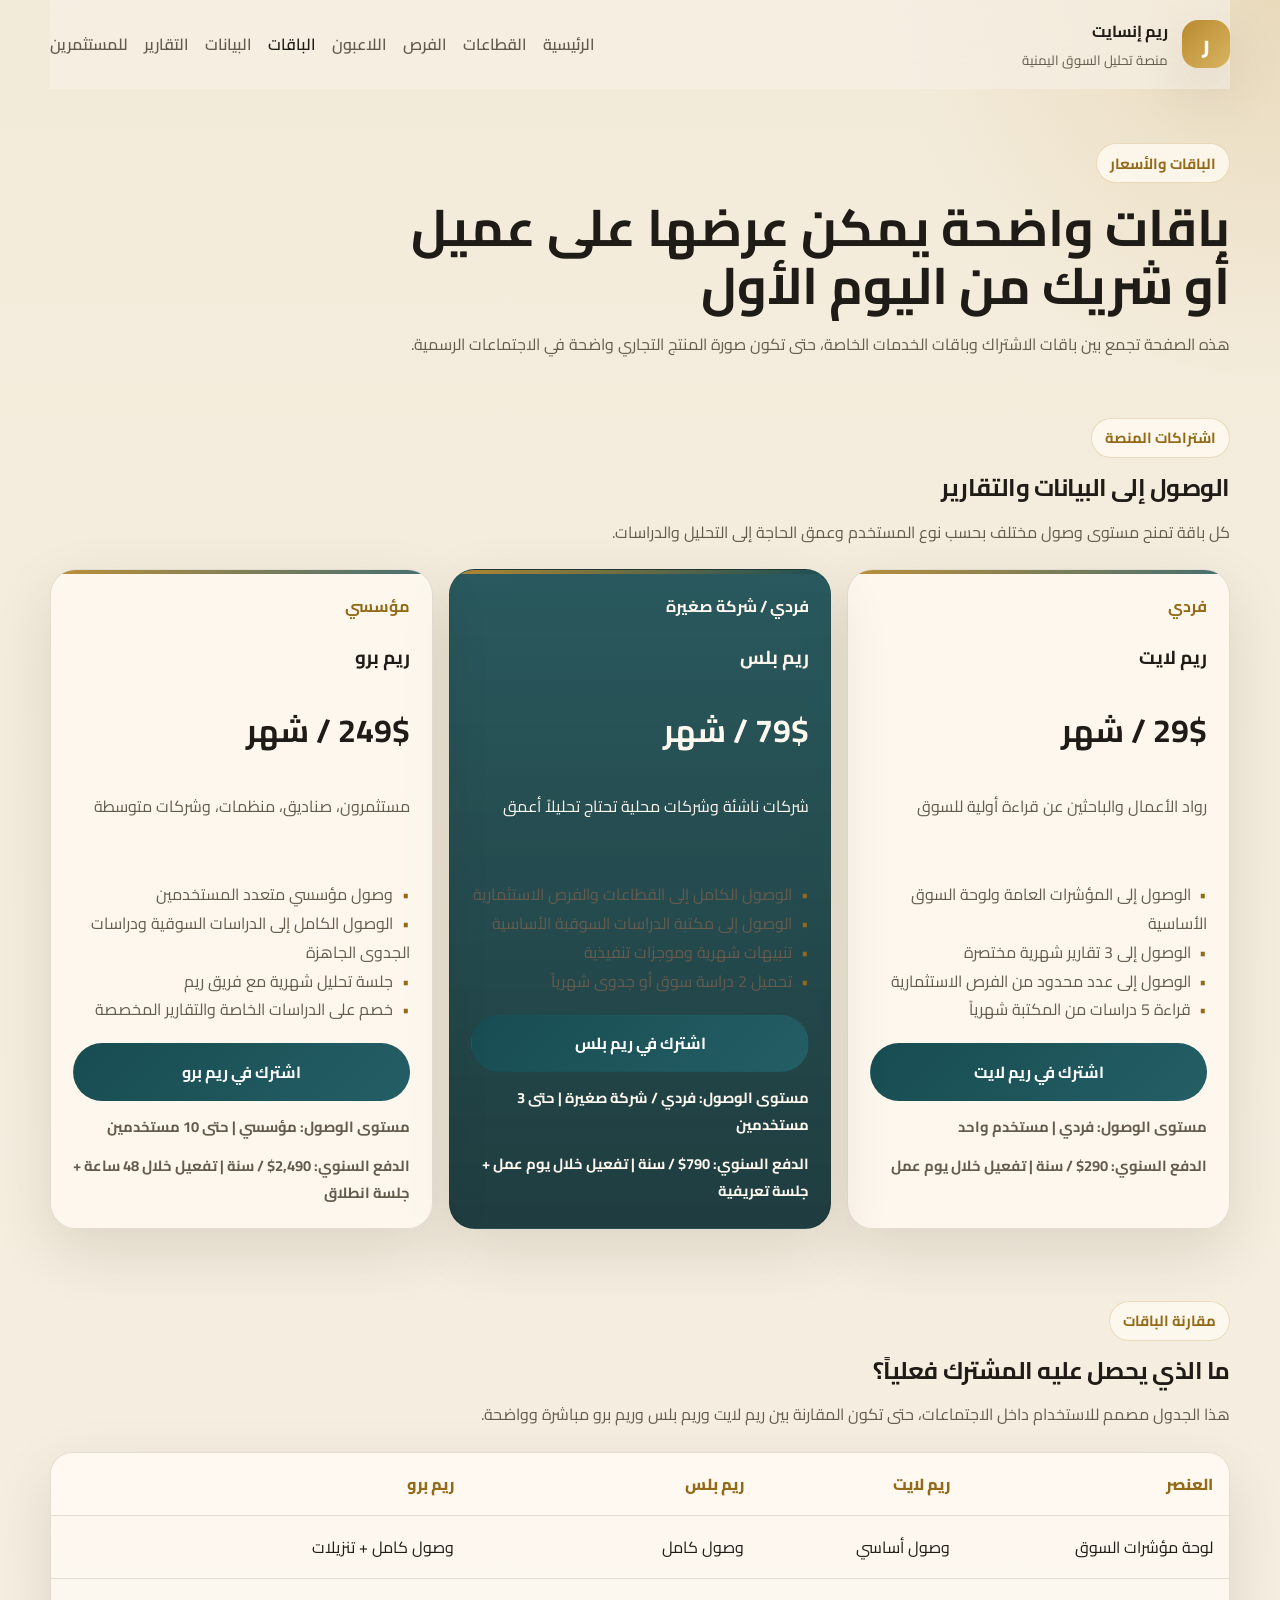
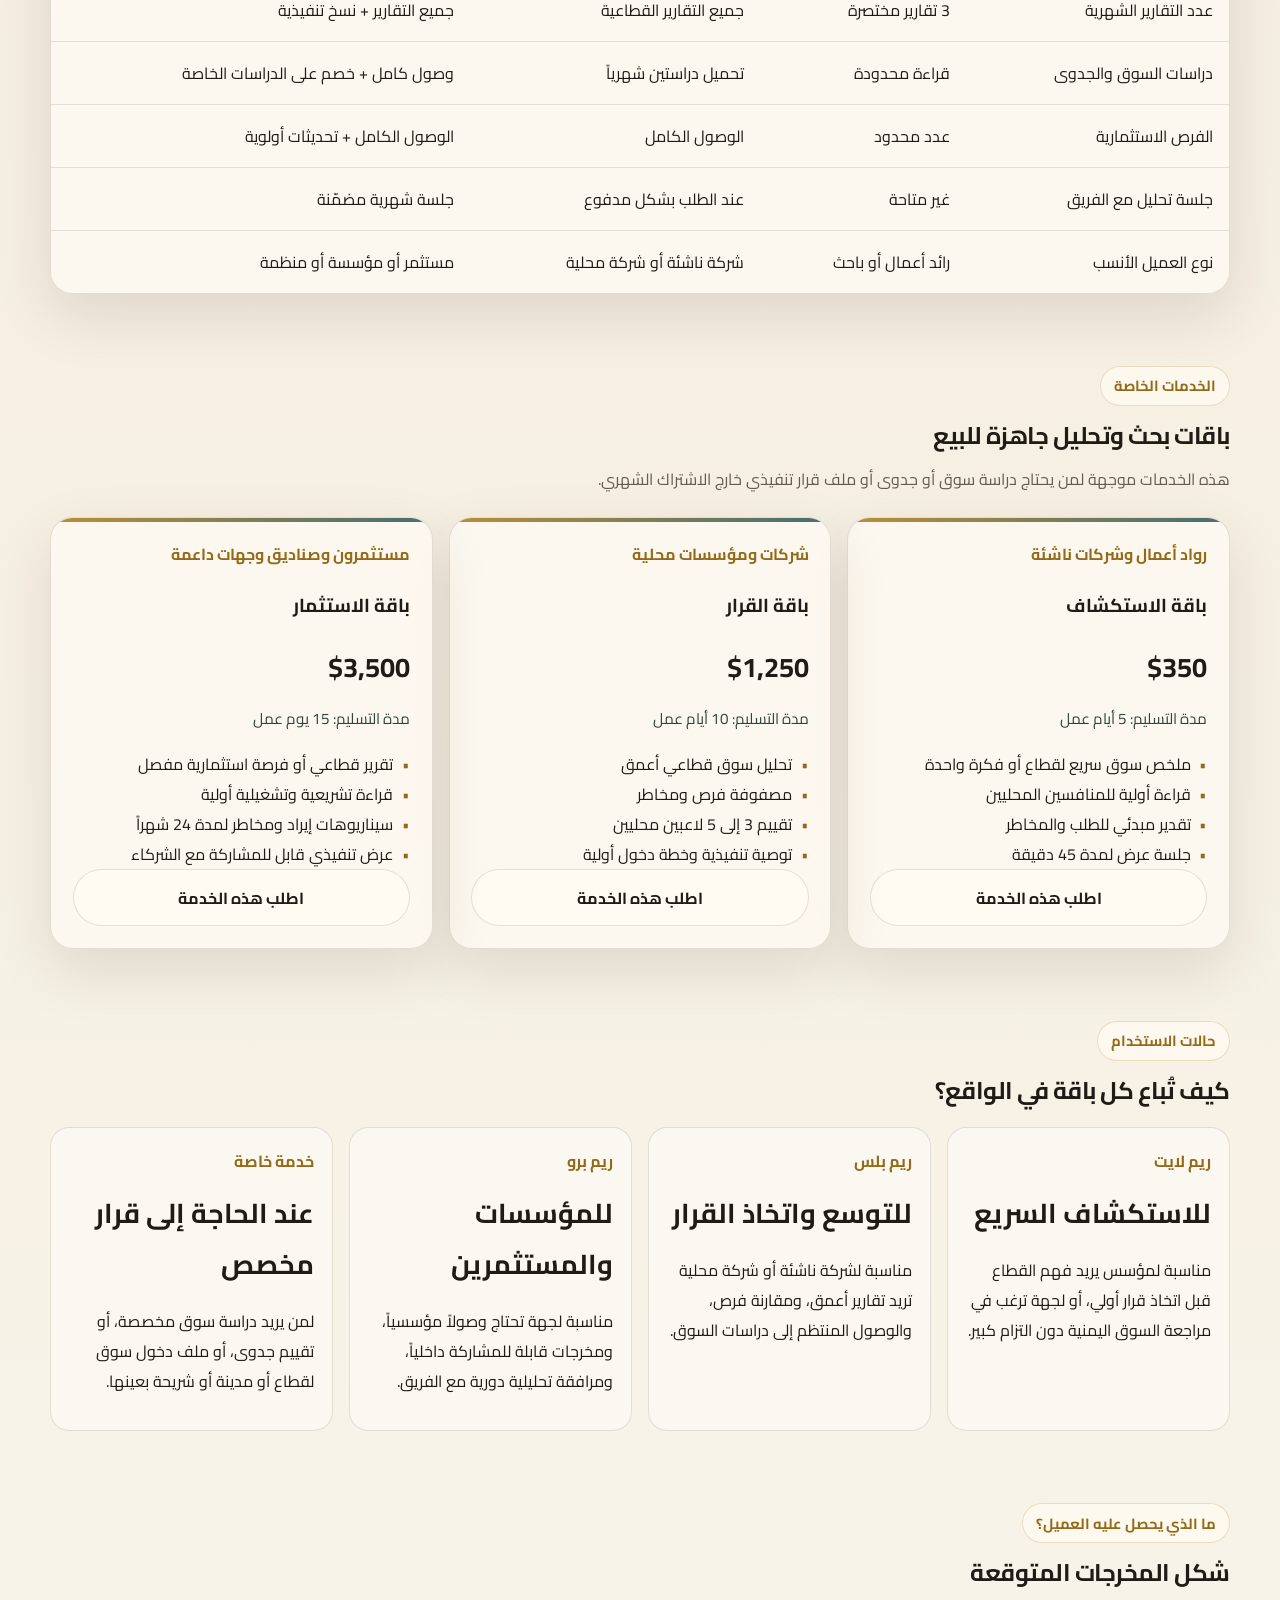
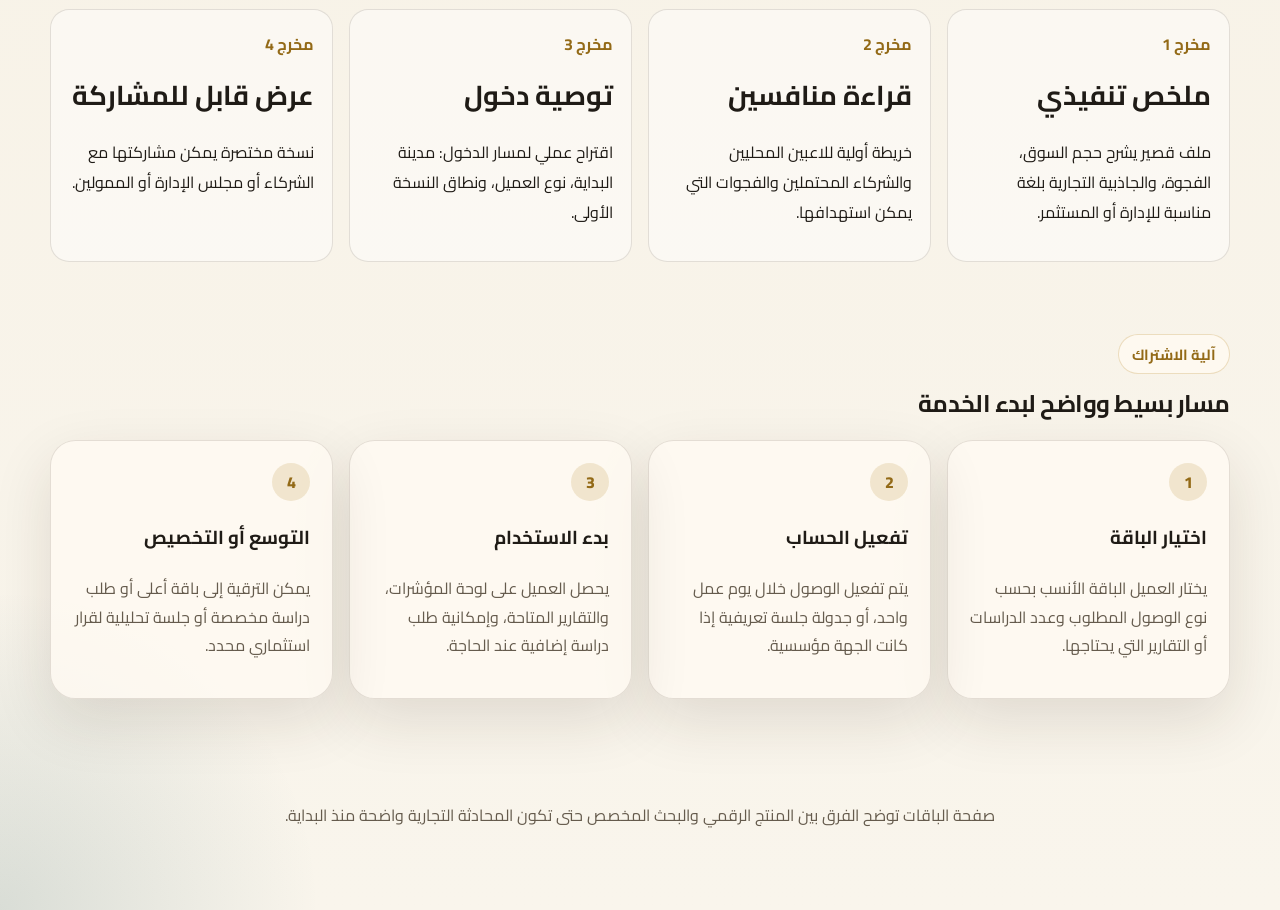
<file: pricing.html>
<!DOCTYPE html>
<html lang="ar" dir="rtl">
<head>
  <meta charset="UTF-8">
  <meta name="viewport" content="width=device-width, initial-scale=1.0">
  <title>الباقات والأسعار | ريم إنسايت</title>
  <link rel="preconnect" href="https://fonts.googleapis.com">
  <link rel="preconnect" href="https://fonts.gstatic.com" crossorigin>
  <link href="https://fonts.googleapis.com/css2?family=Cairo:wght@400;600;700;800&display=swap" rel="stylesheet">
  <link rel="stylesheet" href="styles.css">
</head>
<body data-page="pricing">
  <div class="site-shell">
    <header class="topbar">
      <a class="brand" href="index.html">
        <span class="brand-mark">ر</span>
        <span class="brand-copy">
          <strong>ريم إنسايت</strong>
          <small>منصة تحليل السوق اليمنية</small>
        </span>
      </a>
      <button class="menu-toggle" type="button" aria-label="فتح القائمة">القائمة</button>
      <nav class="nav">
        <a href="index.html">الرئيسية</a>
        <a href="sectors.html">القطاعات</a>
        <a href="opportunities.html">الفرص</a>
        <a href="companies.html">اللاعبون</a>
        <a href="pricing.html">الباقات</a>
        <a href="data-room.html">البيانات</a>
        <a href="reports.html">التقارير</a>
        <a href="investors.html">للمستثمرين</a>
      </nav>
    </header>

    <main>
      <section class="page-hero">
        <span class="eyebrow">الباقات والأسعار</span>
        <h1>باقات واضحة يمكن عرضها على عميل أو شريك من اليوم الأول</h1>
        <p>هذه الصفحة تجمع بين باقات الاشتراك وباقات الخدمات الخاصة، حتى تكون صورة المنتج التجاري واضحة في الاجتماعات الرسمية.</p>
      </section>

      <section class="section">
        <div class="section-heading">
          <span class="eyebrow">اشتراكات المنصة</span>
          <h2>الوصول إلى البيانات والتقارير</h2>
          <p>كل باقة تمنح مستوى وصول مختلف بحسب نوع المستخدم وعمق الحاجة إلى التحليل والدراسات.</p>
        </div>
        <div class="pricing-grid" id="pricing-grid"></div>
      </section>

      <section class="section">
        <div class="section-heading">
          <span class="eyebrow">مقارنة الباقات</span>
          <h2>ما الذي يحصل عليه المشترك فعلياً؟</h2>
          <p>هذا الجدول مصمم للاستخدام داخل الاجتماعات، حتى تكون المقارنة بين ريم لايت وريم بلس وريم برو مباشرة وواضحة.</p>
        </div>
        <div class="table-wrap">
          <table class="data-table">
            <thead>
              <tr>
                <th>العنصر</th>
                <th>ريم لايت</th>
                <th>ريم بلس</th>
                <th>ريم برو</th>
              </tr>
            </thead>
            <tbody>
              <tr>
                <td>لوحة مؤشرات السوق</td>
                <td>وصول أساسي</td>
                <td>وصول كامل</td>
                <td>وصول كامل + تنزيلات</td>
              </tr>
              <tr>
                <td>عدد التقارير الشهرية</td>
                <td>3 تقارير مختصرة</td>
                <td>جميع التقارير القطاعية</td>
                <td>جميع التقارير + نسخ تنفيذية</td>
              </tr>
              <tr>
                <td>دراسات السوق والجدوى</td>
                <td>قراءة محدودة</td>
                <td>تحميل دراستين شهرياً</td>
                <td>وصول كامل + خصم على الدراسات الخاصة</td>
              </tr>
              <tr>
                <td>الفرص الاستثمارية</td>
                <td>عدد محدود</td>
                <td>الوصول الكامل</td>
                <td>الوصول الكامل + تحديثات أولوية</td>
              </tr>
              <tr>
                <td>جلسة تحليل مع الفريق</td>
                <td>غير متاحة</td>
                <td>عند الطلب بشكل مدفوع</td>
                <td>جلسة شهرية مضمّنة</td>
              </tr>
              <tr>
                <td>نوع العميل الأنسب</td>
                <td>رائد أعمال أو باحث</td>
                <td>شركة ناشئة أو شركة محلية</td>
                <td>مستثمر أو مؤسسة أو منظمة</td>
              </tr>
            </tbody>
          </table>
        </div>
      </section>

      <section class="section">
        <div class="section-heading">
          <span class="eyebrow">الخدمات الخاصة</span>
          <h2>باقات بحث وتحليل جاهزة للبيع</h2>
          <p>هذه الخدمات موجهة لمن يحتاج دراسة سوق أو جدوى أو ملف قرار تنفيذي خارج الاشتراك الشهري.</p>
        </div>
        <div class="service-grid" id="service-grid"></div>
      </section>

      <section class="section">
        <div class="section-heading">
          <span class="eyebrow">حالات الاستخدام</span>
          <h2>كيف تُباع كل باقة في الواقع؟</h2>
        </div>
        <div class="signal-grid">
          <article class="signal-card">
            <span class="signal-source">ريم لايت</span>
            <strong class="signal-value">للاستكشاف السريع</strong>
            <p>مناسبة لمؤسس يريد فهم القطاع قبل اتخاذ قرار أولي، أو لجهة ترغب في مراجعة السوق اليمنية دون التزام كبير.</p>
          </article>
          <article class="signal-card">
            <span class="signal-source">ريم بلس</span>
            <strong class="signal-value">للتوسع واتخاذ القرار</strong>
            <p>مناسبة لشركة ناشئة أو شركة محلية تريد تقارير أعمق، ومقارنة فرص، والوصول المنتظم إلى دراسات السوق.</p>
          </article>
          <article class="signal-card">
            <span class="signal-source">ريم برو</span>
            <strong class="signal-value">للمؤسسات والمستثمرين</strong>
            <p>مناسبة لجهة تحتاج وصولاً مؤسسياً، ومخرجات قابلة للمشاركة داخلياً، ومرافقة تحليلية دورية مع الفريق.</p>
          </article>
          <article class="signal-card">
            <span class="signal-source">خدمة خاصة</span>
            <strong class="signal-value">عند الحاجة إلى قرار مخصص</strong>
            <p>لمن يريد دراسة سوق مخصصة، أو تقييم جدوى، أو ملف دخول سوق لقطاع أو مدينة أو شريحة بعينها.</p>
          </article>
        </div>
      </section>

      <section class="section">
        <div class="section-heading">
          <span class="eyebrow">ما الذي يحصل عليه العميل؟</span>
          <h2>شكل المخرجات المتوقعة</h2>
        </div>
        <div class="signal-grid">
          <article class="signal-card">
            <span class="signal-source">مخرج 1</span>
            <strong class="signal-value">ملخص تنفيذي</strong>
            <p>ملف قصير يشرح حجم السوق، الفجوة، والجاذبية التجارية بلغة مناسبة للإدارة أو المستثمر.</p>
          </article>
          <article class="signal-card">
            <span class="signal-source">مخرج 2</span>
            <strong class="signal-value">قراءة منافسين</strong>
            <p>خريطة أولية للاعبين المحليين والشركاء المحتملين والفجوات التي يمكن استهدافها.</p>
          </article>
          <article class="signal-card">
            <span class="signal-source">مخرج 3</span>
            <strong class="signal-value">توصية دخول</strong>
            <p>اقتراح عملي لمسار الدخول: مدينة البداية، نوع العميل، ونطاق النسخة الأولى.</p>
          </article>
          <article class="signal-card">
            <span class="signal-source">مخرج 4</span>
            <strong class="signal-value">عرض قابل للمشاركة</strong>
            <p>نسخة مختصرة يمكن مشاركتها مع الشركاء أو مجلس الإدارة أو الممولين.</p>
          </article>
        </div>
      </section>

      <section class="section">
        <div class="section-heading">
          <span class="eyebrow">آلية الاشتراك</span>
          <h2>مسار بسيط وواضح لبدء الخدمة</h2>
        </div>
        <div class="roadmap-grid">
          <article>
            <span>1</span>
            <h3>اختيار الباقة</h3>
            <p>يختار العميل الباقة الأنسب بحسب نوع الوصول المطلوب وعدد الدراسات أو التقارير التي يحتاجها.</p>
          </article>
          <article>
            <span>2</span>
            <h3>تفعيل الحساب</h3>
            <p>يتم تفعيل الوصول خلال يوم عمل واحد، أو جدولة جلسة تعريفية إذا كانت الجهة مؤسسية.</p>
          </article>
          <article>
            <span>3</span>
            <h3>بدء الاستخدام</h3>
            <p>يحصل العميل على لوحة المؤشرات، والتقارير المتاحة، وإمكانية طلب دراسة إضافية عند الحاجة.</p>
          </article>
          <article>
            <span>4</span>
            <h3>التوسع أو التخصيص</h3>
            <p>يمكن الترقية إلى باقة أعلى أو طلب دراسة مخصصة أو جلسة تحليلية لقرار استثماري محدد.</p>
          </article>
        </div>
      </section>
    </main>

    <footer class="footer">
      <p>صفحة الباقات توضح الفرق بين المنتج الرقمي والبحث المخصص حتى تكون المحادثة التجارية واضحة منذ البداية.</p>
    </footer>
  </div>

  <script src="data.js"></script>
  <script src="script.js"></script>
</body>
</html>
</file>
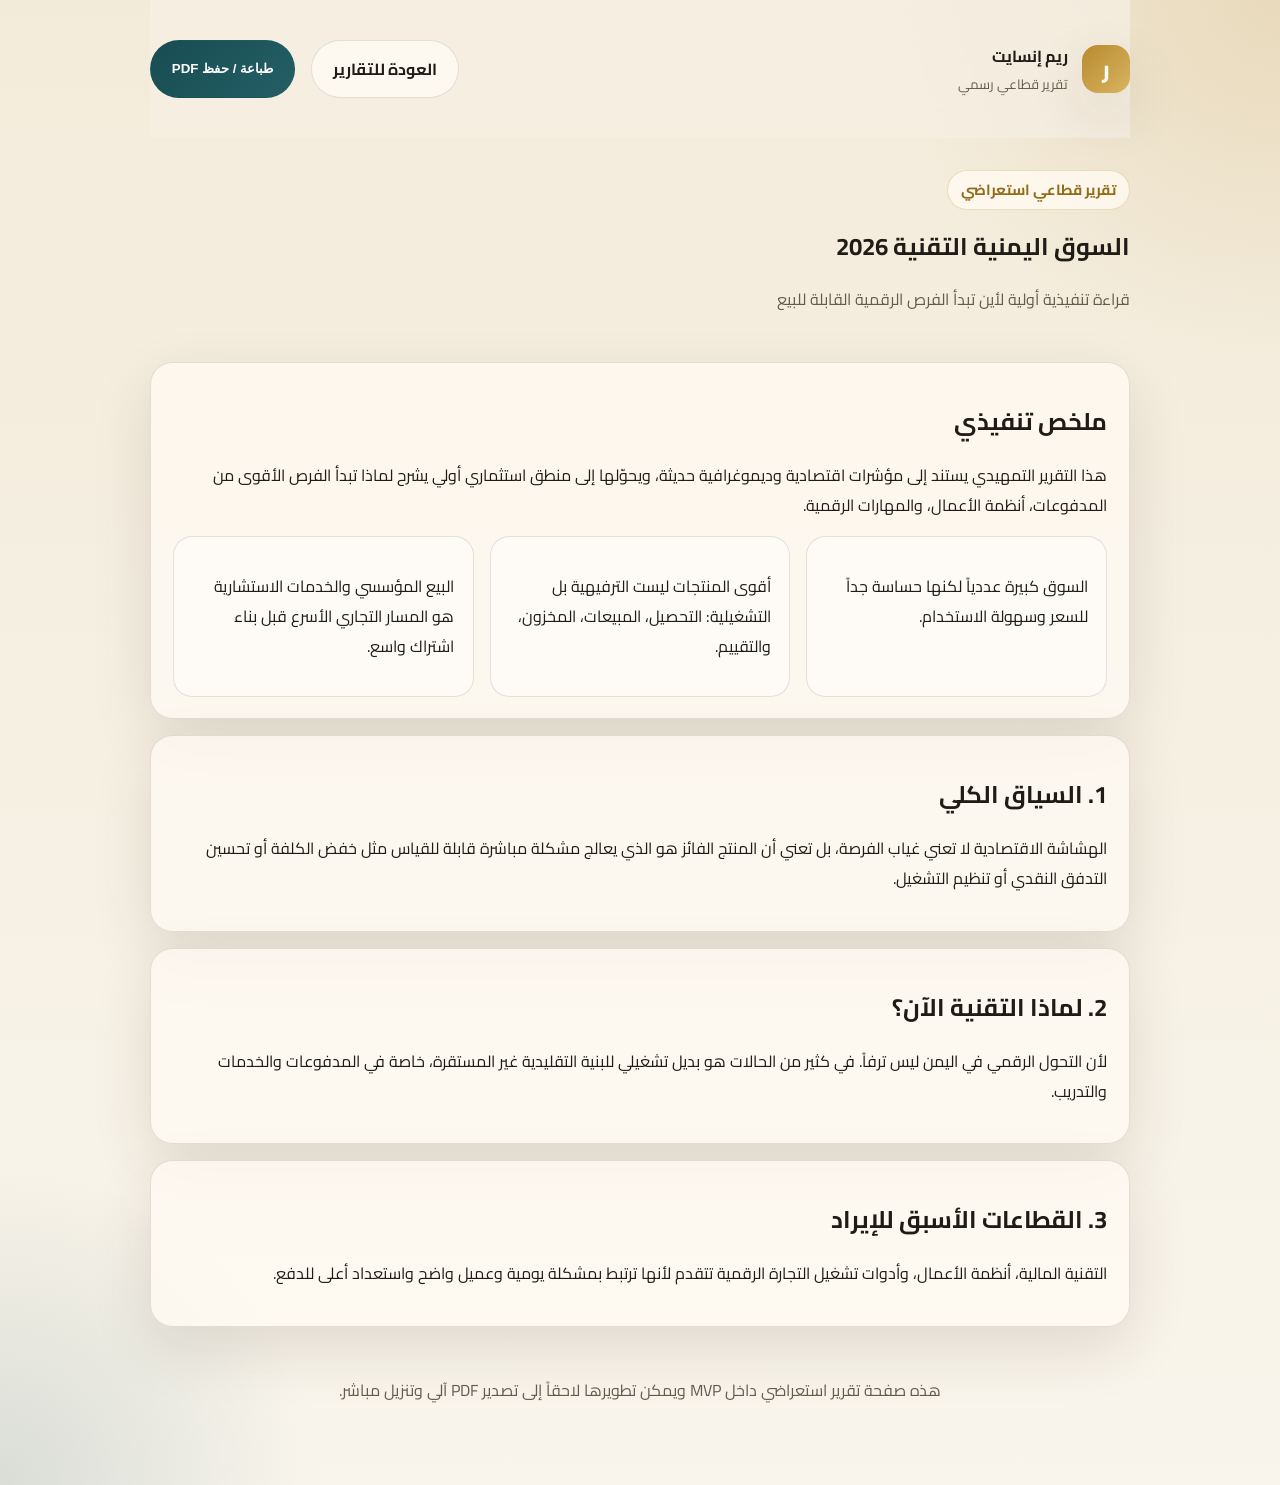
<file: report.html>
<!DOCTYPE html>
<html lang="ar" dir="rtl">
<head>
  <meta charset="UTF-8">
  <meta name="viewport" content="width=device-width, initial-scale=1.0">
  <title>تقرير قطاعي | ريم إنسايت</title>
  <link rel="preconnect" href="https://fonts.googleapis.com">
  <link rel="preconnect" href="https://fonts.gstatic.com" crossorigin>
  <link href="https://fonts.googleapis.com/css2?family=Cairo:wght@400;600;700;800&display=swap" rel="stylesheet">
  <link rel="stylesheet" href="styles.css">
</head>
<body data-page="report">
  <div class="site-shell report-shell">
    <header class="topbar report-topbar">
      <a class="brand" href="index.html">
        <span class="brand-mark">ر</span>
        <span class="brand-copy">
          <strong>ريم إنسايت</strong>
          <small>تقرير قطاعي رسمي</small>
        </span>
      </a>
      <div class="hero-actions">
        <a class="button button-secondary" href="reports.html">العودة للتقارير</a>
        <button class="button button-primary" type="button" onclick="window.print()">طباعة / حفظ PDF</button>
      </div>
    </header>

    <main id="report-detail"></main>

    <footer class="footer print-hide">
      <p>هذه صفحة تقرير استعراضي داخل MVP ويمكن تطويرها لاحقاً إلى تصدير PDF آلي وتنزيل مباشر.</p>
    </footer>
  </div>

  <script src="data.js"></script>
  <script src="script.js"></script>
</body>
</html>
</file>
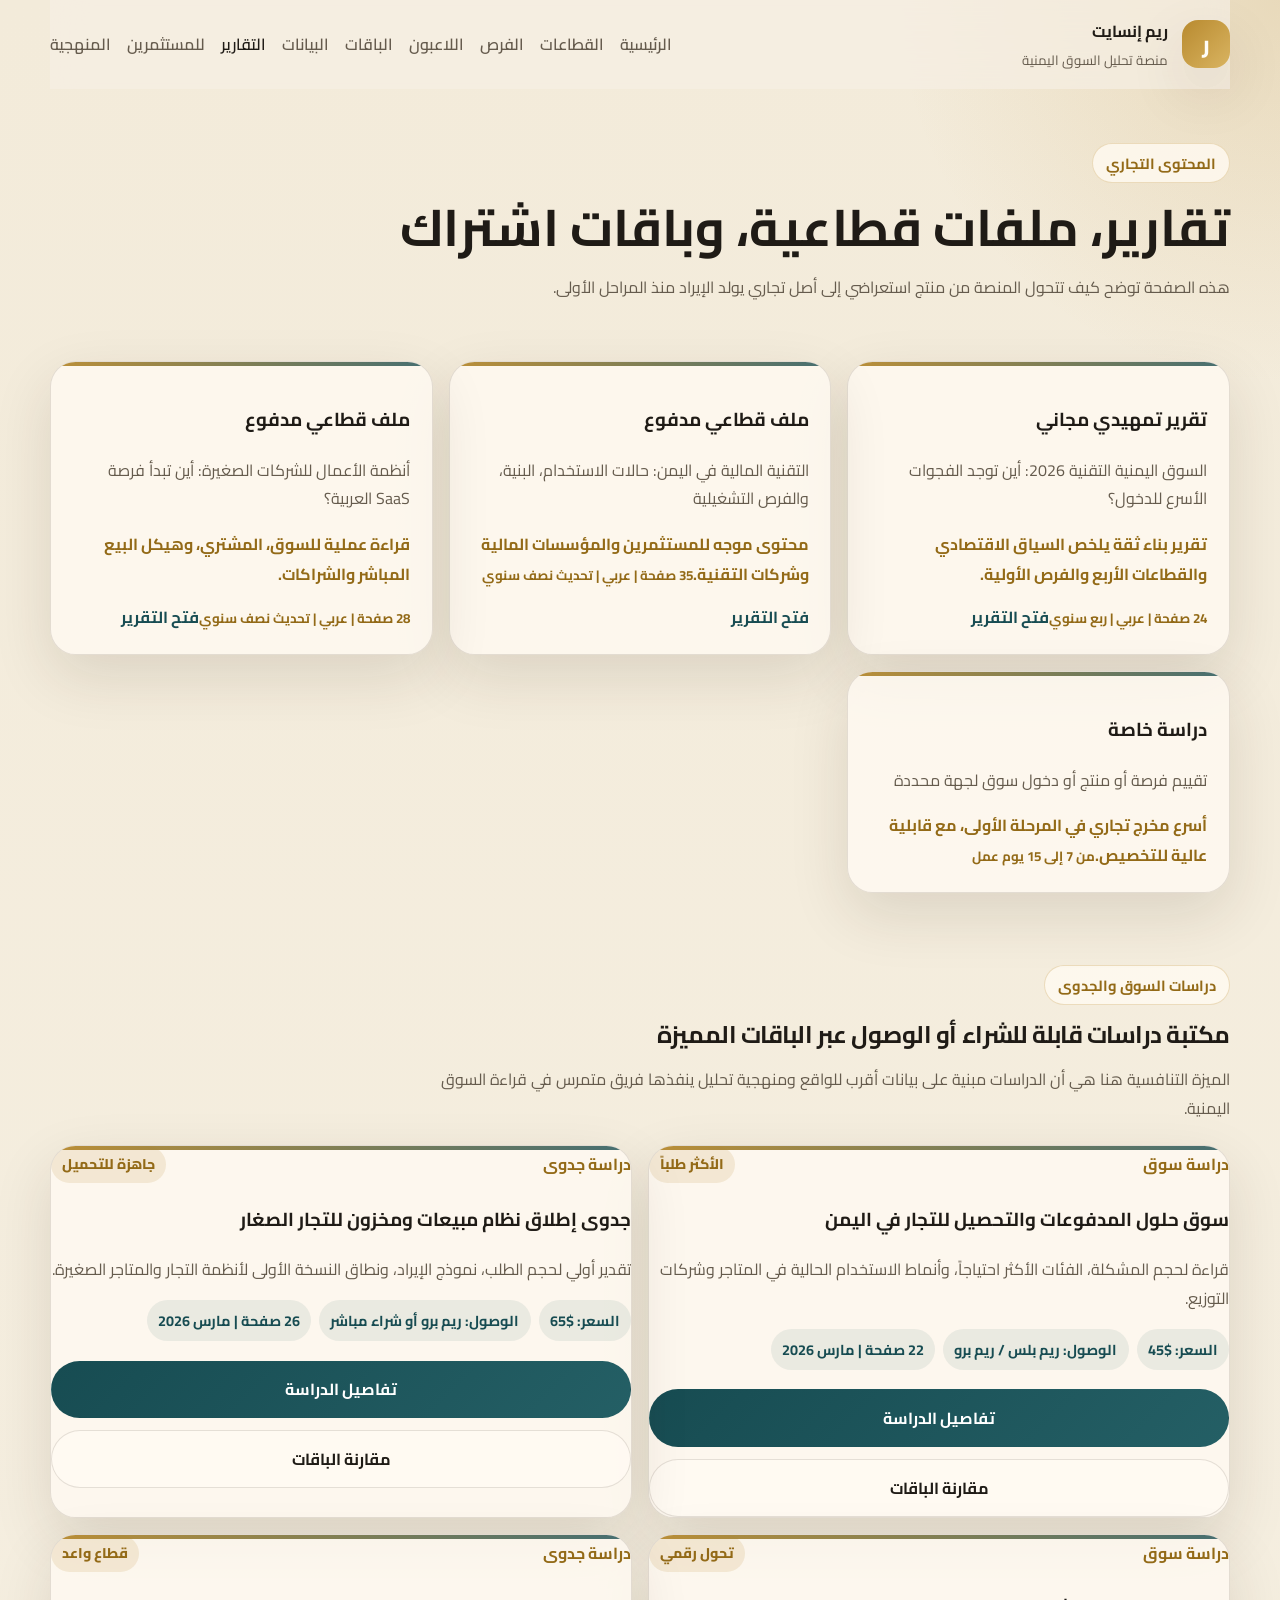
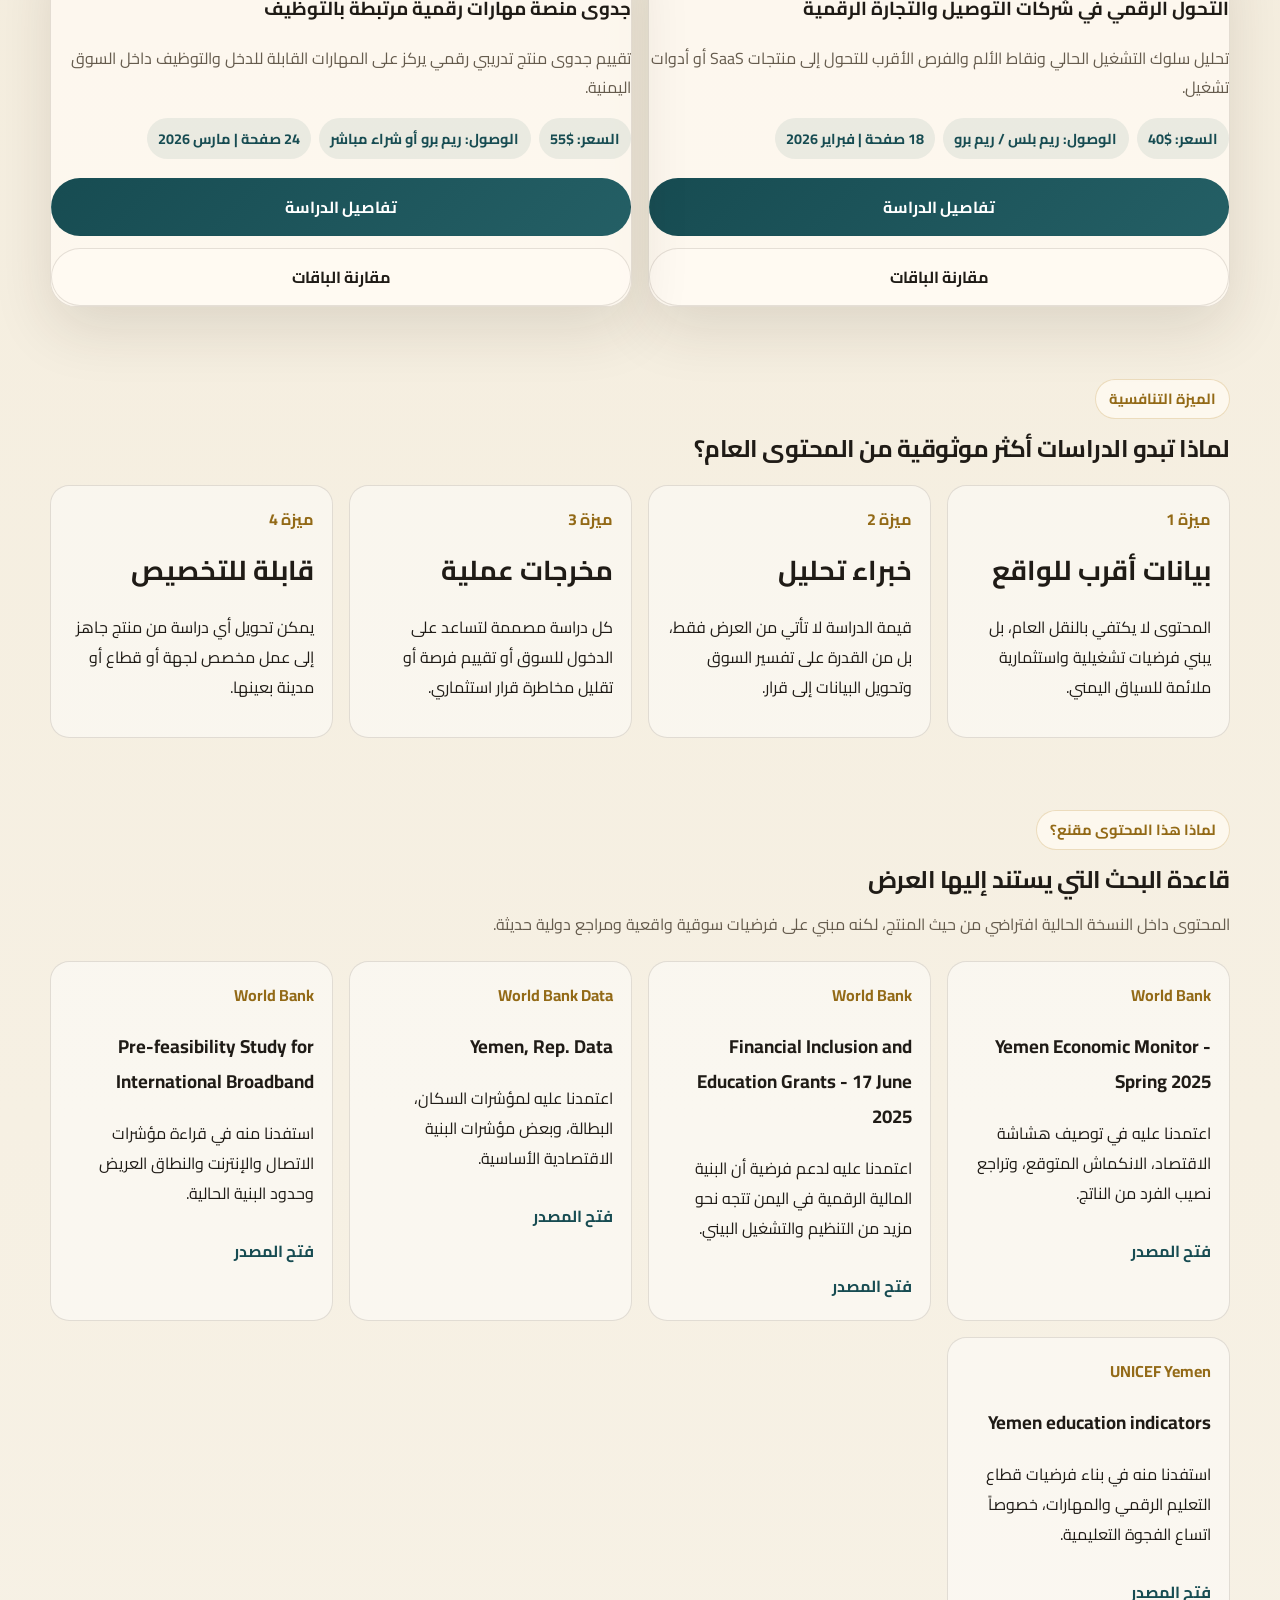
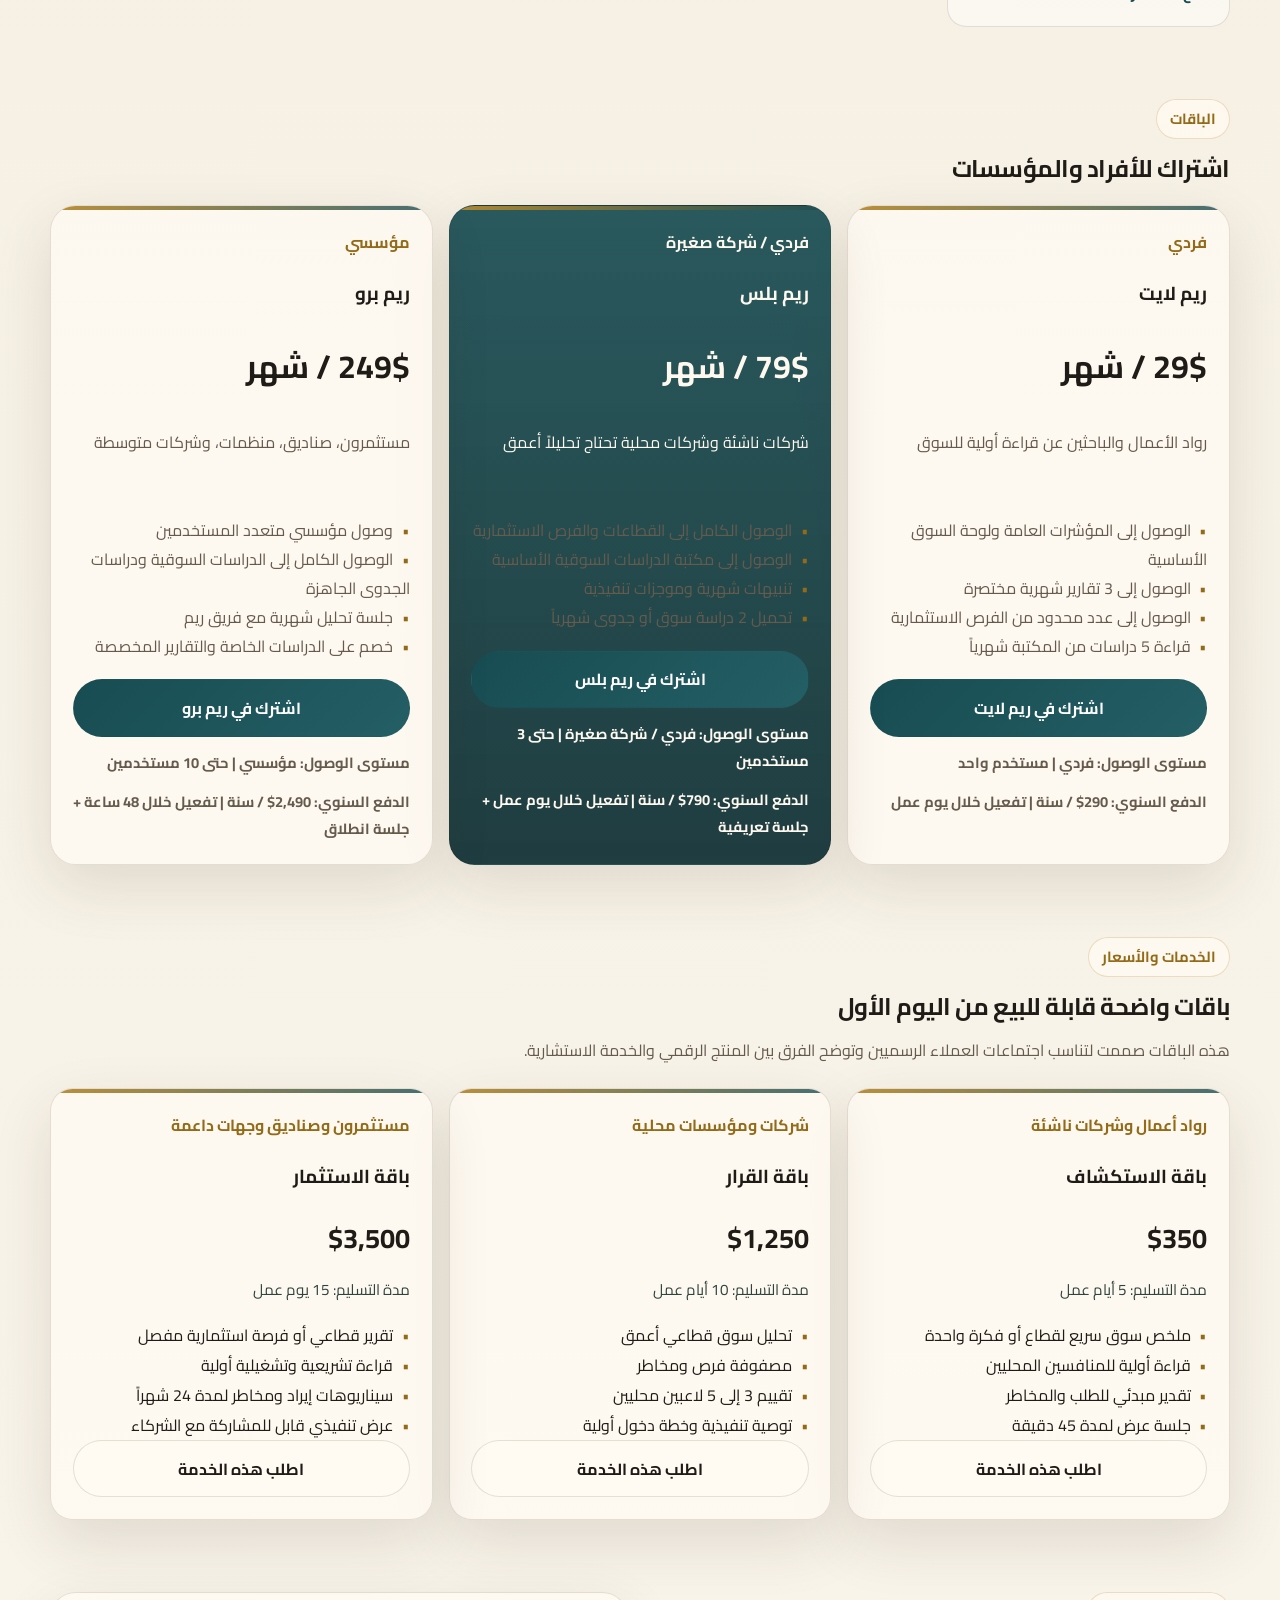
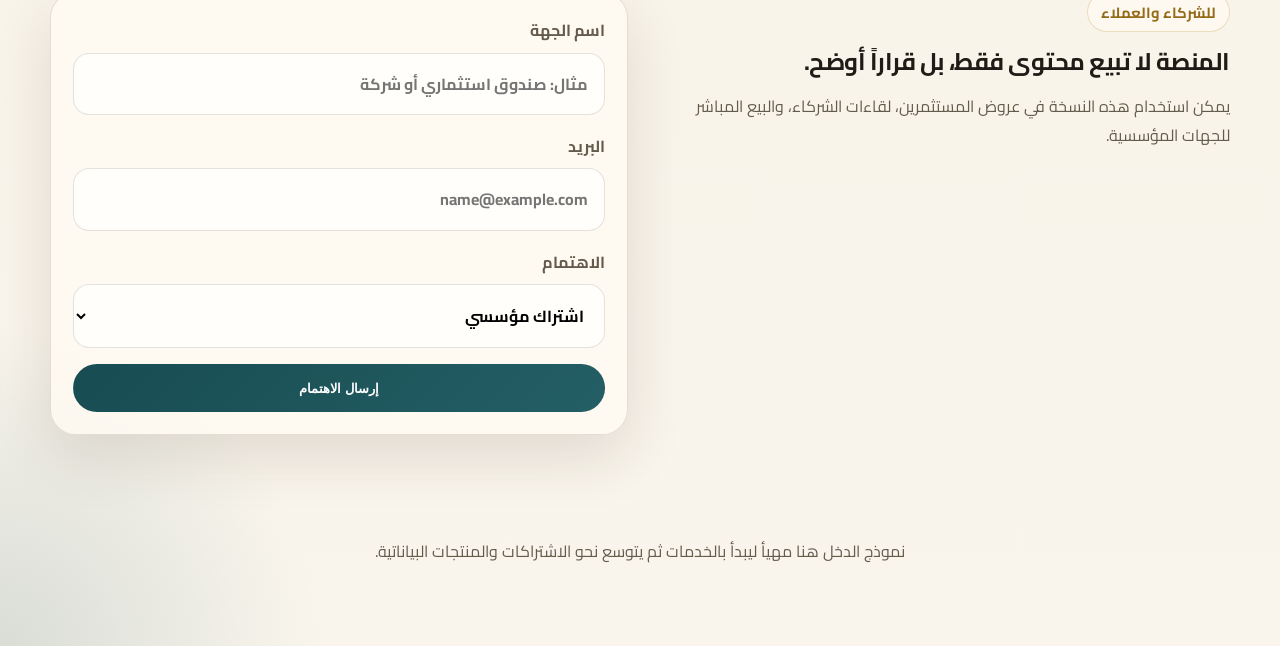
<file: reports.html>
<!DOCTYPE html>
<html lang="ar" dir="rtl">
<head>
  <meta charset="UTF-8">
  <meta name="viewport" content="width=device-width, initial-scale=1.0">
  <title>التقارير والباقات | ريم إنسايت</title>
  <link rel="preconnect" href="https://fonts.googleapis.com">
  <link rel="preconnect" href="https://fonts.gstatic.com" crossorigin>
  <link href="https://fonts.googleapis.com/css2?family=Cairo:wght@400;600;700;800&display=swap" rel="stylesheet">
  <link rel="stylesheet" href="styles.css">
</head>
<body data-page="reports">
  <div class="site-shell">
    <header class="topbar">
      <a class="brand" href="index.html">
        <span class="brand-mark">ر</span>
        <span class="brand-copy">
          <strong>ريم إنسايت</strong>
          <small>منصة تحليل السوق اليمنية</small>
        </span>
      </a>
      <button class="menu-toggle" type="button" aria-label="فتح القائمة">القائمة</button>
      <nav class="nav">
        <a href="index.html">الرئيسية</a>
        <a href="sectors.html">القطاعات</a>
        <a href="opportunities.html">الفرص</a>
        <a href="companies.html">اللاعبون</a>
        <a href="pricing.html">الباقات</a>
        <a href="data-room.html">البيانات</a>
        <a href="reports.html">التقارير</a>
        <a href="investors.html">للمستثمرين</a>
        <a href="about.html">المنهجية</a>
      </nav>
    </header>

    <main>
      <section class="page-hero">
        <span class="eyebrow">المحتوى التجاري</span>
        <h1>تقارير، ملفات قطاعية، وباقات اشتراك</h1>
        <p>هذه الصفحة توضح كيف تتحول المنصة من منتج استعراضي إلى أصل تجاري يولد الإيراد منذ المراحل الأولى.</p>
      </section>

      <section class="section">
        <div class="report-grid" id="report-grid"></div>
      </section>

      <section class="section">
        <div class="section-heading">
          <span class="eyebrow">دراسات السوق والجدوى</span>
          <h2>مكتبة دراسات قابلة للشراء أو الوصول عبر الباقات المميزة</h2>
          <p>الميزة التنافسية هنا هي أن الدراسات مبنية على بيانات أقرب للواقع ومنهجية تحليل ينفذها فريق متمرس في قراءة السوق اليمنية.</p>
        </div>
        <div class="study-grid" id="study-grid"></div>
      </section>

      <section class="section">
        <div class="section-heading">
          <span class="eyebrow">الميزة التنافسية</span>
          <h2>لماذا تبدو الدراسات أكثر موثوقية من المحتوى العام؟</h2>
        </div>
        <div class="signal-grid">
          <article class="signal-card">
            <span class="signal-source">ميزة 1</span>
            <strong class="signal-value">بيانات أقرب للواقع</strong>
            <p>المحتوى لا يكتفي بالنقل العام، بل يبني فرضيات تشغيلية واستثمارية ملائمة للسياق اليمني.</p>
          </article>
          <article class="signal-card">
            <span class="signal-source">ميزة 2</span>
            <strong class="signal-value">خبراء تحليل</strong>
            <p>قيمة الدراسة لا تأتي من العرض فقط، بل من القدرة على تفسير السوق وتحويل البيانات إلى قرار.</p>
          </article>
          <article class="signal-card">
            <span class="signal-source">ميزة 3</span>
            <strong class="signal-value">مخرجات عملية</strong>
            <p>كل دراسة مصممة لتساعد على الدخول للسوق أو تقييم فرصة أو تقليل مخاطرة قرار استثماري.</p>
          </article>
          <article class="signal-card">
            <span class="signal-source">ميزة 4</span>
            <strong class="signal-value">قابلة للتخصيص</strong>
            <p>يمكن تحويل أي دراسة من منتج جاهز إلى عمل مخصص لجهة أو قطاع أو مدينة بعينها.</p>
          </article>
        </div>
      </section>

      <section class="section">
        <div class="section-heading">
          <span class="eyebrow">لماذا هذا المحتوى مقنع؟</span>
          <h2>قاعدة البحث التي يستند إليها العرض</h2>
          <p>المحتوى داخل النسخة الحالية افتراضي من حيث المنتج، لكنه مبني على فرضيات سوقية واقعية ومراجع دولية حديثة.</p>
        </div>
        <div class="source-grid" id="source-notes"></div>
      </section>

      <section class="section">
        <div class="section-heading">
          <span class="eyebrow">الباقات</span>
          <h2>اشتراك للأفراد والمؤسسات</h2>
        </div>
        <div class="pricing-grid" id="pricing-grid"></div>
      </section>

      <section class="section">
        <div class="section-heading">
          <span class="eyebrow">الخدمات والأسعار</span>
          <h2>باقات واضحة قابلة للبيع من اليوم الأول</h2>
          <p>هذه الباقات صممت لتناسب اجتماعات العملاء الرسميين وتوضح الفرق بين المنتج الرقمي والخدمة الاستشارية.</p>
        </div>
        <div class="service-grid" id="service-grid"></div>
      </section>

      <section class="section cta">
        <div class="cta-copy">
          <span class="eyebrow">للشركاء والعملاء</span>
          <h2>المنصة لا تبيع محتوى فقط، بل قراراً أوضح.</h2>
          <p>يمكن استخدام هذه النسخة في عروض المستثمرين، لقاءات الشركاء، والبيع المباشر للجهات المؤسسية.</p>
        </div>
        <form class="contact-card" id="interest-form">
          <label>
            <span>اسم الجهة</span>
            <input type="text" placeholder="مثال: صندوق استثماري أو شركة">
          </label>
          <label>
            <span>البريد</span>
            <input type="email" placeholder="name@example.com">
          </label>
          <label>
            <span>الاهتمام</span>
            <select>
              <option>اشتراك مؤسسي</option>
              <option>طلب دراسة خاصة</option>
              <option>شراكة استراتيجية</option>
              <option>استثمار أولي</option>
            </select>
          </label>
          <button class="button button-primary" type="button">إرسال الاهتمام</button>
        </form>
      </section>
    </main>

    <footer class="footer">
      <p>نموذج الدخل هنا مهيأ ليبدأ بالخدمات ثم يتوسع نحو الاشتراكات والمنتجات البياناتية.</p>
    </footer>
  </div>

  <script src="data.js"></script>
  <script src="script.js"></script>
</body>
</html>
</file>
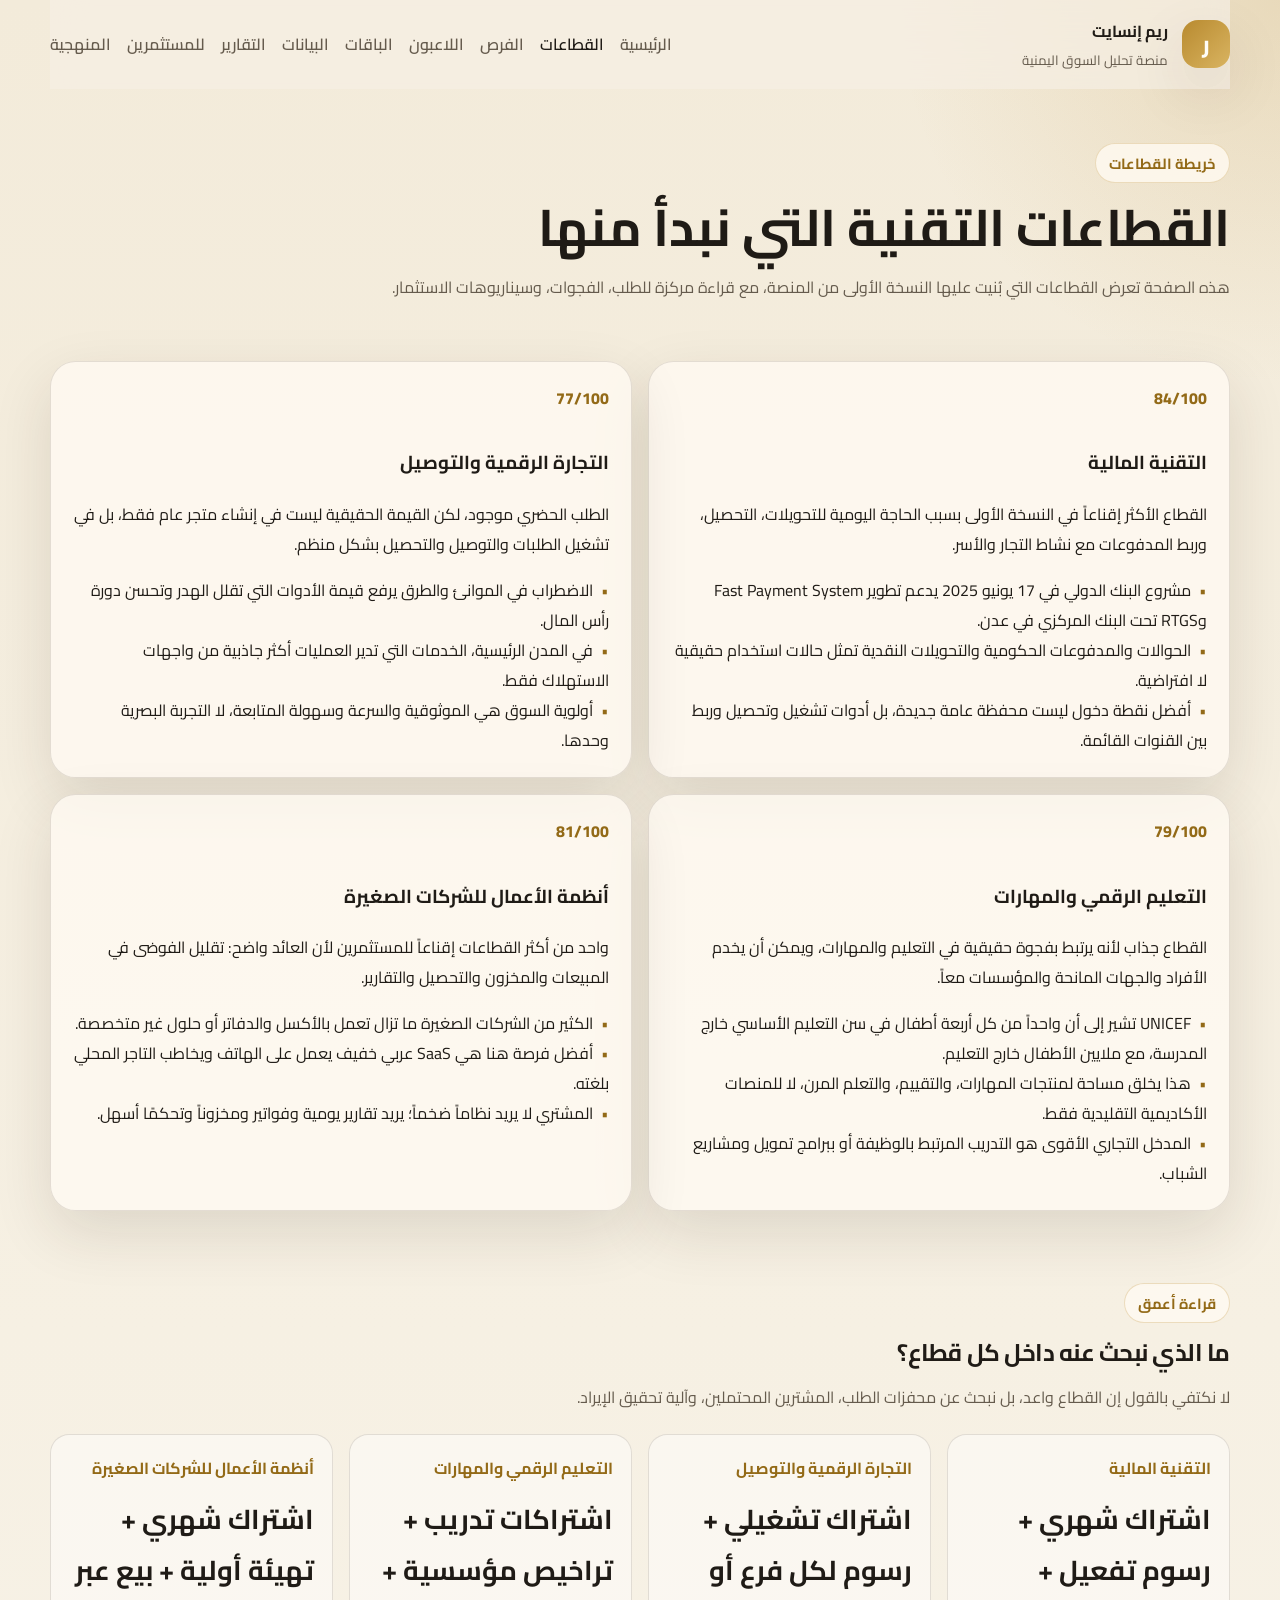
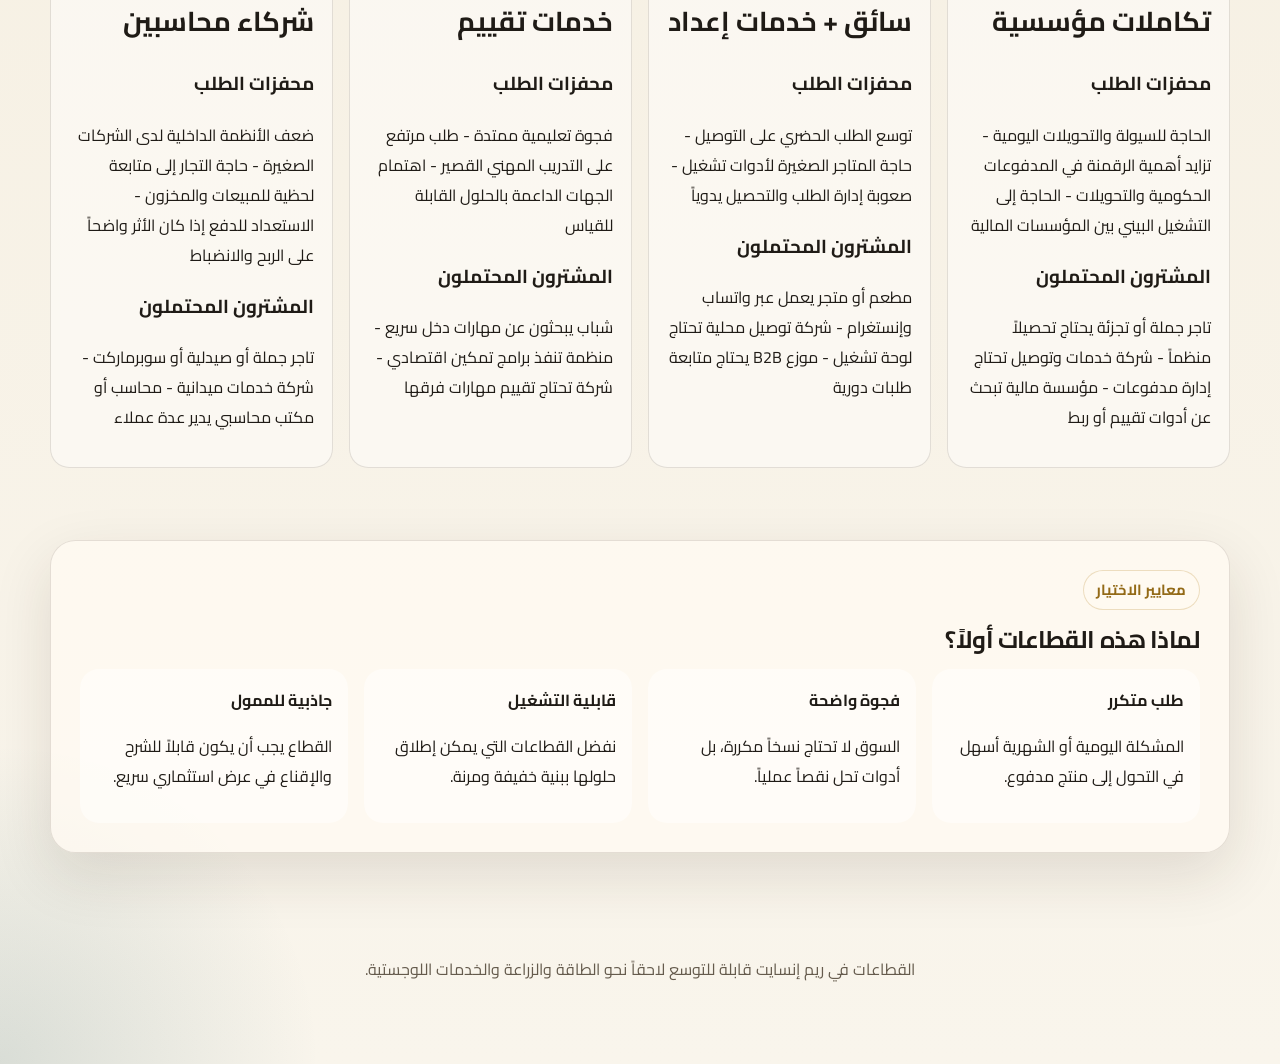
<file: sectors.html>
<!DOCTYPE html>
<html lang="ar" dir="rtl">
<head>
  <meta charset="UTF-8">
  <meta name="viewport" content="width=device-width, initial-scale=1.0">
  <title>القطاعات | ريم إنسايت</title>
  <link rel="preconnect" href="https://fonts.googleapis.com">
  <link rel="preconnect" href="https://fonts.gstatic.com" crossorigin>
  <link href="https://fonts.googleapis.com/css2?family=Cairo:wght@400;600;700;800&display=swap" rel="stylesheet">
  <link rel="stylesheet" href="styles.css">
</head>
<body data-page="sectors">
  <div class="site-shell">
    <header class="topbar">
      <a class="brand" href="index.html">
        <span class="brand-mark">ر</span>
        <span class="brand-copy">
          <strong>ريم إنسايت</strong>
          <small>منصة تحليل السوق اليمنية</small>
        </span>
      </a>
      <button class="menu-toggle" type="button" aria-label="فتح القائمة">القائمة</button>
      <nav class="nav">
        <a href="index.html">الرئيسية</a>
        <a href="sectors.html">القطاعات</a>
        <a href="opportunities.html">الفرص</a>
        <a href="companies.html">اللاعبون</a>
        <a href="pricing.html">الباقات</a>
        <a href="data-room.html">البيانات</a>
        <a href="reports.html">التقارير</a>
        <a href="investors.html">للمستثمرين</a>
        <a href="about.html">المنهجية</a>
      </nav>
    </header>

    <main>
      <section class="page-hero">
        <span class="eyebrow">خريطة القطاعات</span>
        <h1>القطاعات التقنية التي نبدأ منها</h1>
        <p>هذه الصفحة تعرض القطاعات التي بُنيت عليها النسخة الأولى من المنصة، مع قراءة مركزة للطلب، الفجوات، وسيناريوهات الاستثمار.</p>
      </section>

      <section class="section">
        <div class="sector-detail-grid" id="sector-detail-grid"></div>
      </section>

      <section class="section">
        <div class="section-heading">
          <span class="eyebrow">قراءة أعمق</span>
          <h2>ما الذي نبحث عنه داخل كل قطاع؟</h2>
          <p>لا نكتفي بالقول إن القطاع واعد، بل نبحث عن محفزات الطلب، المشترين المحتملين، وآلية تحقيق الإيراد.</p>
        </div>
        <div class="signal-grid" id="sector-signals"></div>
      </section>

      <section class="section showcase">
        <div class="showcase-card">
          <div>
            <span class="eyebrow">معايير الاختيار</span>
            <h2>لماذا هذه القطاعات أولاً؟</h2>
          </div>
          <div class="showcase-grid">
            <article>
              <strong>طلب متكرر</strong>
              <p>المشكلة اليومية أو الشهرية أسهل في التحول إلى منتج مدفوع.</p>
            </article>
            <article>
              <strong>فجوة واضحة</strong>
              <p>السوق لا تحتاج نسخاً مكررة، بل أدوات تحل نقصاً عملياً.</p>
            </article>
            <article>
              <strong>قابلية التشغيل</strong>
              <p>نفضل القطاعات التي يمكن إطلاق حلولها ببنية خفيفة ومرنة.</p>
            </article>
            <article>
              <strong>جاذبية للممول</strong>
              <p>القطاع يجب أن يكون قابلاً للشرح والإقناع في عرض استثماري سريع.</p>
            </article>
          </div>
        </div>
      </section>
    </main>

    <footer class="footer">
      <p>القطاعات في ريم إنسايت قابلة للتوسع لاحقاً نحو الطاقة والزراعة والخدمات اللوجستية.</p>
    </footer>
  </div>

  <script src="data.js"></script>
  <script src="script.js"></script>
</body>
</html>
</file>
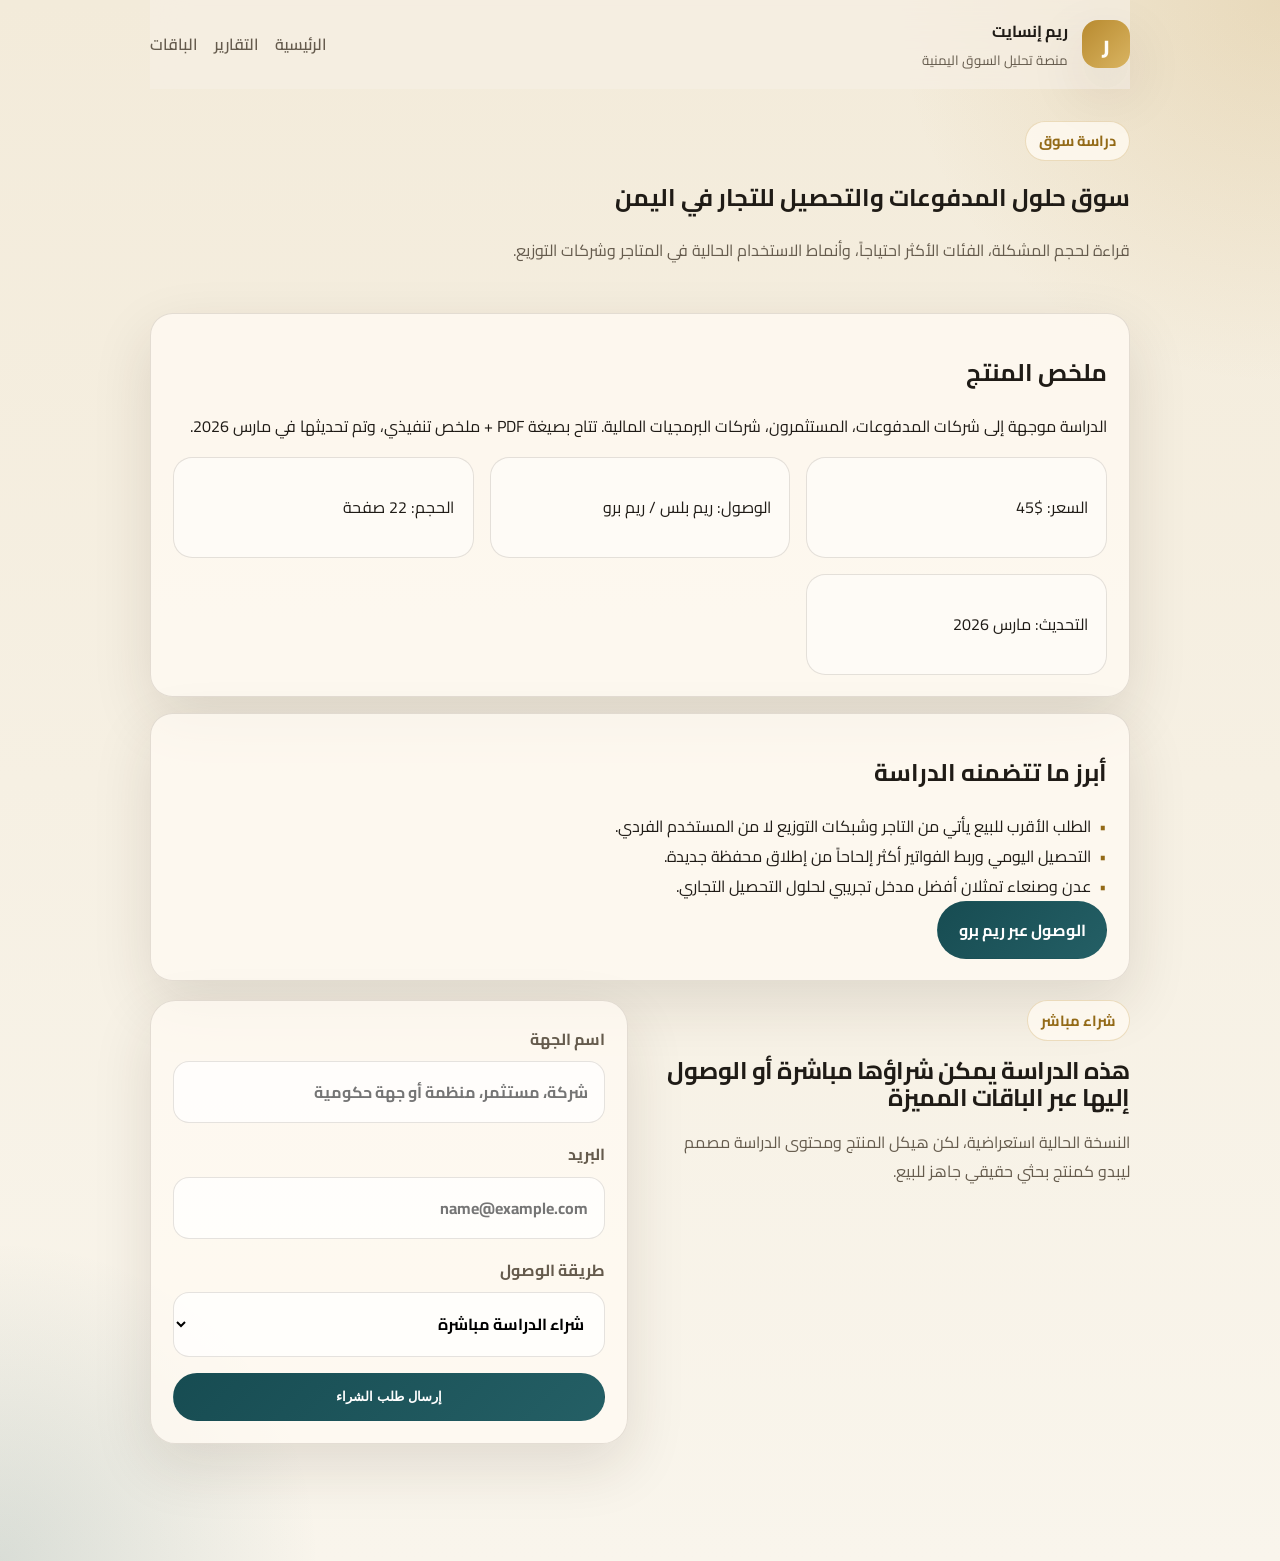
<file: study.html>
<!DOCTYPE html>
<html lang="ar" dir="rtl">
<head>
  <meta charset="UTF-8">
  <meta name="viewport" content="width=device-width, initial-scale=1.0">
  <title>تفاصيل الدراسة | ريم إنسايت</title>
  <link rel="preconnect" href="https://fonts.googleapis.com">
  <link rel="preconnect" href="https://fonts.gstatic.com" crossorigin>
  <link href="https://fonts.googleapis.com/css2?family=Cairo:wght@400;600;700;800&display=swap" rel="stylesheet">
  <link rel="stylesheet" href="styles.css">
</head>
<body data-page="study">
  <div class="site-shell report-shell">
    <header class="topbar report-topbar">
      <a class="brand" href="index.html">
        <span class="brand-mark">ر</span>
        <span class="brand-copy">
          <strong>ريم إنسايت</strong>
          <small>منصة تحليل السوق اليمنية</small>
        </span>
      </a>
      <nav class="nav">
        <a href="index.html">الرئيسية</a>
        <a href="reports.html">التقارير</a>
        <a href="pricing.html">الباقات</a>
      </nav>
    </header>

    <main id="study-detail"></main>

    <section class="section cta">
      <div class="cta-copy">
        <span class="eyebrow">شراء مباشر</span>
        <h2>هذه الدراسة يمكن شراؤها مباشرة أو الوصول إليها عبر الباقات المميزة</h2>
        <p>النسخة الحالية استعراضية، لكن هيكل المنتج ومحتوى الدراسة مصمم ليبدو كمنتج بحثي حقيقي جاهز للبيع.</p>
      </div>
      <form class="contact-card">
        <label>
          <span>اسم الجهة</span>
          <input type="text" placeholder="شركة، مستثمر، منظمة أو جهة حكومية">
        </label>
        <label>
          <span>البريد</span>
          <input type="email" placeholder="name@example.com">
        </label>
        <label>
          <span>طريقة الوصول</span>
          <select>
            <option>شراء الدراسة مباشرة</option>
            <option>الوصول عبر ريم بلس</option>
            <option>الوصول عبر ريم برو</option>
            <option>طلب دراسة مخصصة</option>
          </select>
        </label>
        <button class="button button-primary" type="button">إرسال طلب الشراء</button>
      </form>
    </section>
  </div>

  <script src="data.js"></script>
  <script src="script.js"></script>
</body>
</html>
</file>
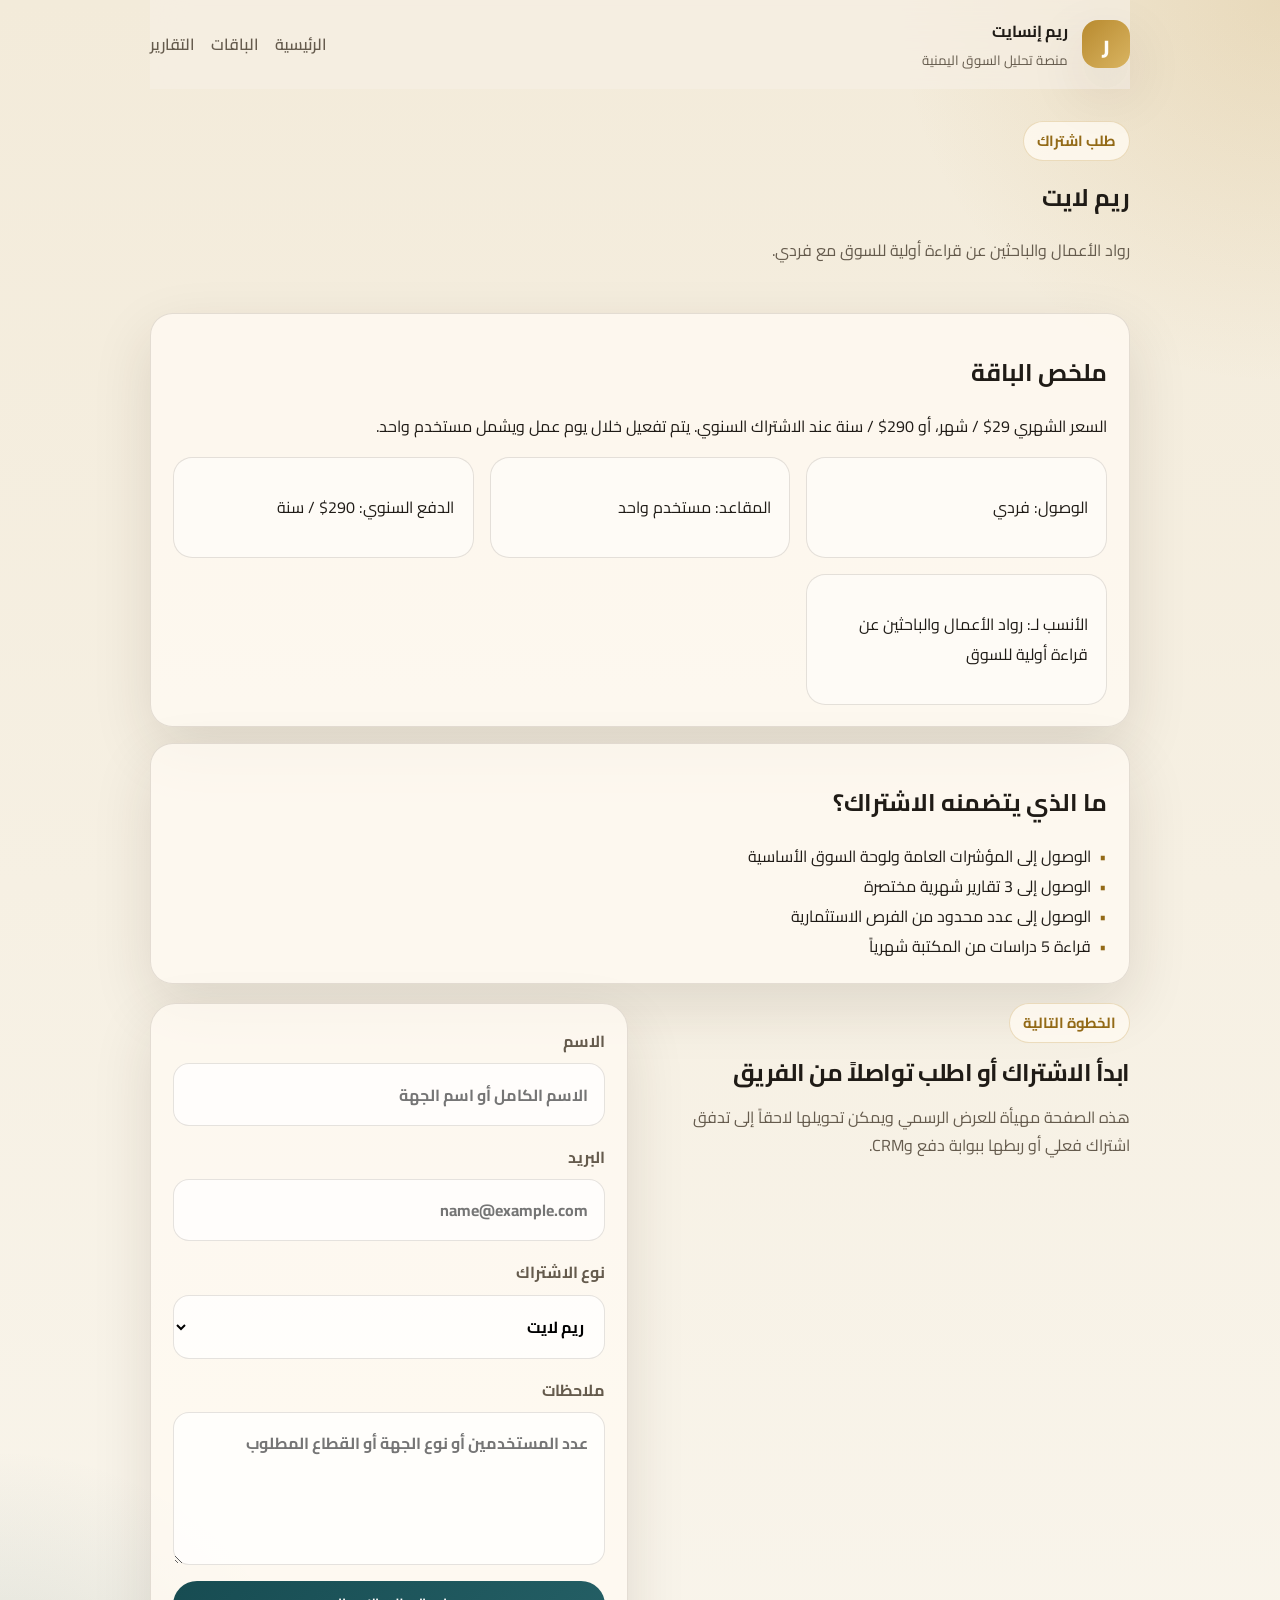
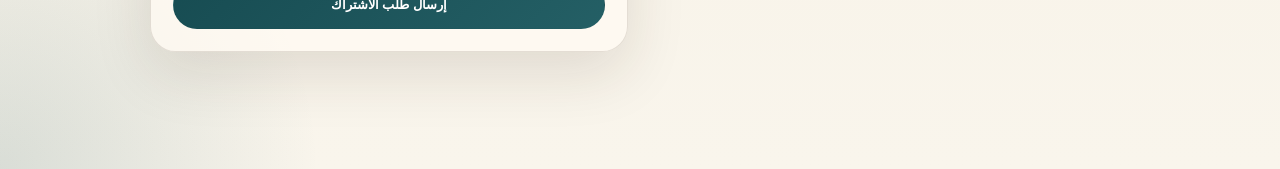
<file: subscribe.html>
<!DOCTYPE html>
<html lang="ar" dir="rtl">
<head>
  <meta charset="UTF-8">
  <meta name="viewport" content="width=device-width, initial-scale=1.0">
  <title>الاشتراك | ريم إنسايت</title>
  <link rel="preconnect" href="https://fonts.googleapis.com">
  <link rel="preconnect" href="https://fonts.gstatic.com" crossorigin>
  <link href="https://fonts.googleapis.com/css2?family=Cairo:wght@400;600;700;800&display=swap" rel="stylesheet">
  <link rel="stylesheet" href="styles.css">
</head>
<body data-page="subscribe">
  <div class="site-shell report-shell">
    <header class="topbar report-topbar">
      <a class="brand" href="index.html">
        <span class="brand-mark">ر</span>
        <span class="brand-copy">
          <strong>ريم إنسايت</strong>
          <small>منصة تحليل السوق اليمنية</small>
        </span>
      </a>
      <nav class="nav">
        <a href="index.html">الرئيسية</a>
        <a href="pricing.html">الباقات</a>
        <a href="reports.html">التقارير</a>
      </nav>
    </header>

    <main id="subscribe-detail"></main>

    <section class="section cta">
      <div class="cta-copy">
        <span class="eyebrow">الخطوة التالية</span>
        <h2>ابدأ الاشتراك أو اطلب تواصلاً من الفريق</h2>
        <p>هذه الصفحة مهيأة للعرض الرسمي ويمكن تحويلها لاحقاً إلى تدفق اشتراك فعلي أو ربطها ببوابة دفع وCRM.</p>
      </div>
      <form class="contact-card">
        <label>
          <span>الاسم</span>
          <input type="text" placeholder="الاسم الكامل أو اسم الجهة">
        </label>
        <label>
          <span>البريد</span>
          <input type="email" placeholder="name@example.com">
        </label>
        <label>
          <span>نوع الاشتراك</span>
          <select>
            <option>ريم لايت</option>
            <option>ريم بلس</option>
            <option>ريم برو</option>
          </select>
        </label>
        <label>
          <span>ملاحظات</span>
          <textarea rows="4" placeholder="عدد المستخدمين أو نوع الجهة أو القطاع المطلوب"></textarea>
        </label>
        <button class="button button-primary" type="button">إرسال طلب الاشتراك</button>
      </form>
    </section>
  </div>

  <script src="data.js"></script>
  <script src="script.js"></script>
</body>
</html>
</file>
<file: styles.css>
:root {
  --bg: #f5efe3;
  --bg-soft: #fffaf2;
  --surface: rgba(255, 250, 242, 0.78);
  --surface-strong: #fff9ef;
  --line: rgba(40, 28, 10, 0.12);
  --ink: #1f1b16;
  --muted: #655b4d;
  --gold: #b88a2f;
  --gold-dark: #936a17;
  --olive: #30443c;
  --teal: #174c52;
  --shadow: 0 22px 60px rgba(47, 35, 14, 0.12);
}

* {
  box-sizing: border-box;
}

html {
  scroll-behavior: smooth;
}

body {
  margin: 0;
  font-family: "Cairo", sans-serif;
  color: var(--ink);
  background:
    radial-gradient(circle at top right, rgba(184, 138, 47, 0.18), transparent 24rem),
    radial-gradient(circle at bottom left, rgba(23, 76, 82, 0.14), transparent 20rem),
    linear-gradient(180deg, #f3ebda 0%, #f9f5ec 100%);
}

a {
  color: inherit;
  text-decoration: none;
}

.site-shell {
  width: min(1180px, calc(100% - 2rem));
  margin: 0 auto;
  padding-bottom: 4rem;
}

.topbar {
  position: sticky;
  top: 0;
  z-index: 10;
  display: flex;
  align-items: center;
  justify-content: space-between;
  gap: 1rem;
  padding: 1rem 0;
  backdrop-filter: blur(18px);
  background: rgba(245, 239, 227, 0.72);
}

.brand {
  display: inline-flex;
  align-items: center;
  gap: 0.85rem;
}

.brand-mark {
  width: 3rem;
  height: 3rem;
  display: grid;
  place-items: center;
  border-radius: 1rem;
  background: linear-gradient(135deg, var(--gold), #d9b461);
  color: #fffdf8;
  font-size: 1.4rem;
  font-weight: 800;
  box-shadow: var(--shadow);
}

.brand-copy {
  display: flex;
  flex-direction: column;
  gap: 0.1rem;
}

.brand-copy strong {
  font-size: 1rem;
}

.brand-copy small {
  color: var(--muted);
}

.nav {
  display: flex;
  gap: 1rem;
  flex-wrap: wrap;
}

.nav a {
  color: var(--muted);
  font-weight: 600;
}

.nav a.current {
  color: var(--ink);
}

.menu-toggle {
  display: none;
  padding: 0.75rem 1rem;
  border: 1px solid var(--line);
  border-radius: 999px;
  background: rgba(255, 250, 242, 0.86);
  font: inherit;
  font-weight: 700;
  color: var(--ink);
}

.hero {
  display: grid;
  grid-template-columns: 1.1fr 0.9fr;
  gap: 2rem;
  align-items: center;
  padding: 4rem 0 2rem;
}

.eyebrow {
  display: inline-block;
  padding: 0.35rem 0.8rem;
  border: 1px solid rgba(184, 138, 47, 0.26);
  border-radius: 999px;
  color: var(--gold-dark);
  background: rgba(255, 251, 242, 0.8);
  font-size: 0.92rem;
  font-weight: 700;
}

.hero h1,
.section-heading h2,
.showcase-card h2,
.cta-copy h2 {
  margin: 1rem 0 0.85rem;
  line-height: 1.15;
  letter-spacing: -0.02em;
}

.hero h1 {
  font-size: clamp(2.3rem, 5vw, 4.6rem);
}

.hero-text,
.section-heading p,
.sector-panel p,
.opportunity-card p,
.report-card p,
.price-card li,
.roadmap-grid p,
.cta-copy p {
  color: var(--muted);
  line-height: 1.8;
}

.hero-actions {
  display: flex;
  gap: 1rem;
  flex-wrap: wrap;
  margin: 1.5rem 0;
}

.button {
  display: inline-flex;
  align-items: center;
  justify-content: center;
  min-height: 3rem;
  padding: 0.8rem 1.3rem;
  border-radius: 999px;
  font-weight: 700;
  border: 1px solid transparent;
  transition: transform 180ms ease, box-shadow 180ms ease, border-color 180ms ease;
}

.button-primary {
  background: linear-gradient(135deg, var(--teal), #245f65);
  color: white;
}

.button-secondary {
  background: rgba(255, 250, 242, 0.9);
  border-color: var(--line);
}

.button:hover {
  transform: translateY(-2px);
  box-shadow: 0 18px 34px rgba(26, 31, 26, 0.12);
}

.hero-points {
  display: grid;
  gap: 0.65rem;
  margin: 0;
  padding: 0;
  list-style: none;
}

.hero-points li::before,
.price-card li::before,
.sector-panel li::before {
  content: "•";
  margin-left: 0.55rem;
  color: var(--gold-dark);
}

.hero-panel,
.pulse-card,
.metric,
.value-card,
.sector-panel,
.opportunity-card,
.showcase-card,
.report-card,
.price-card,
.study-card,
.service-card,
.city-card,
.player-card,
.investment-card,
.roadmap-grid article,
.sector-overview-card,
.sector-detail-card,
.method-card,
.score-card,
.contact-card {
  background: var(--surface);
  border: 1px solid var(--line);
  border-radius: 1.6rem;
  box-shadow: var(--shadow);
}

.opportunity-card,
.price-card,
.study-card,
.service-card,
.city-card,
.player-card,
.signal-card,
.report-card,
.source-card,
.value-card,
.sector-overview-card,
.sector-detail-card,
.investment-card {
  position: relative;
  overflow: hidden;
  transition: transform 180ms ease, box-shadow 180ms ease, border-color 180ms ease;
}

.opportunity-card::before,
.price-card::before,
.study-card::before,
.service-card::before,
.city-card::before,
.player-card::before,
.report-card::before,
.value-card::before,
.investment-card::before {
  content: "";
  position: absolute;
  inset: 0 auto auto 0;
  width: 100%;
  height: 0.28rem;
  background: linear-gradient(90deg, rgba(184, 138, 47, 0.95), rgba(23, 76, 82, 0.8));
}

.opportunity-card:hover,
.price-card:hover,
.study-card:hover,
.service-card:hover,
.city-card:hover,
.player-card:hover,
.signal-card:hover,
.report-card:hover,
.source-card:hover,
.value-card:hover,
.sector-overview-card:hover,
.sector-detail-card:hover,
.investment-card:hover {
  transform: translateY(-6px);
  box-shadow: 0 26px 54px rgba(47, 35, 14, 0.16);
  border-color: rgba(184, 138, 47, 0.25);
}

.pulse-card {
  padding: 1.4rem;
}

.pulse-header,
.score-row {
  display: flex;
  justify-content: space-between;
  gap: 1rem;
  align-items: center;
}

.badge {
  padding: 0.25rem 0.65rem;
  border-radius: 999px;
  background: rgba(48, 68, 60, 0.12);
  color: var(--olive);
  font-size: 0.9rem;
  font-weight: 700;
}

.pulse-grid {
  display: grid;
  grid-template-columns: repeat(2, minmax(0, 1fr));
  gap: 1rem;
  margin-top: 1rem;
}

.pulse-grid article {
  padding: 1rem;
  border-radius: 1.15rem;
  background: rgba(255, 255, 255, 0.4);
}

.pulse-grid strong {
  display: block;
  font-size: 1.5rem;
  margin-bottom: 0.2rem;
}

.mini-chart {
  margin-top: 1.5rem;
  display: grid;
  grid-template-columns: repeat(6, 1fr);
  align-items: end;
  gap: 0.6rem;
  height: 8rem;
}

.mini-chart span {
  display: block;
  border-radius: 999px 999px 0 0;
  background: linear-gradient(180deg, rgba(184, 138, 47, 0.92), rgba(23, 76, 82, 0.85));
}

.mini-chart span:nth-child(1) { height: 34%; }
.mini-chart span:nth-child(2) { height: 52%; }
.mini-chart span:nth-child(3) { height: 41%; }
.mini-chart span:nth-child(4) { height: 78%; }
.mini-chart span:nth-child(5) { height: 67%; }
.mini-chart span:nth-child(6) { height: 88%; }

.metrics,
.value-grid,
.sector-overview-grid,
.sector-detail-grid,
.signal-grid,
.source-grid,
.report-grid,
.pricing-grid,
.roadmap-grid,
.method-grid,
.scoring-grid {
  display: grid;
  gap: 1rem;
}

.metrics {
  grid-template-columns: repeat(3, minmax(0, 1fr));
  margin: 1rem 0 4rem;
}

.metric,
.value-card,
.sector-overview-card,
.sector-detail-card,
.signal-card,
.source-card,
.opportunity-card,
.report-card,
.price-card,
.roadmap-grid article,
.method-card,
.score-card {
  padding: 1.35rem;
}

.metric-label {
  color: var(--muted);
  display: block;
  margin-bottom: 0.75rem;
}

.metric strong {
  font-size: 2.2rem;
}

.section {
  padding: 1.2rem 0 3.3rem;
}

.page-hero {
  padding: 3.4rem 0 1.5rem;
  max-width: 54rem;
}

.page-hero h1 {
  margin: 1rem 0 0.8rem;
  font-size: clamp(2rem, 4vw, 3.4rem);
  line-height: 1.12;
}

.page-hero p {
  color: var(--muted);
  line-height: 1.8;
}

.section-heading {
  max-width: 50rem;
  margin-bottom: 1.4rem;
}

.sector-tabs,
.filter-bar {
  display: flex;
  gap: 0.75rem;
  flex-wrap: wrap;
  margin-bottom: 1.2rem;
}

.tab-button,
.filter {
  padding: 0.75rem 1rem;
  border-radius: 999px;
  border: 1px solid var(--line);
  background: rgba(255, 250, 242, 0.72);
  color: var(--muted);
  font-family: inherit;
  font-size: 1rem;
  font-weight: 700;
  cursor: pointer;
}

.tab-button.active,
.filter.active {
  background: linear-gradient(135deg, var(--gold), #d4aa54);
  color: #20170a;
}

.sector-panels,
.opportunity-grid {
  display: grid;
  gap: 1rem;
}

.value-grid {
  grid-template-columns: repeat(3, minmax(0, 1fr));
}

.sector-overview-grid {
  grid-template-columns: repeat(4, minmax(0, 1fr));
}

.sector-detail-grid,
.method-grid,
.scoring-grid {
  grid-template-columns: repeat(2, minmax(0, 1fr));
}

.sector-score {
  display: inline-block;
  margin-bottom: 0.85rem;
  color: var(--gold-dark);
  font-weight: 800;
}

.sector-panel {
  display: none;
  padding: 1.5rem;
}

.sector-panel.active {
  display: block;
}

.sector-panel ul,
.price-card ul {
  margin: 1rem 0 0;
  padding: 0;
  list-style: none;
}

.opportunity-grid {
  grid-template-columns: repeat(4, minmax(0, 1fr));
}

.opportunity-grid.compact {
  grid-template-columns: repeat(2, minmax(0, 1fr));
}

.signal-grid,
.source-grid {
  grid-template-columns: repeat(4, minmax(0, 1fr));
}

.study-grid {
  display: grid;
  grid-template-columns: repeat(2, minmax(0, 1fr));
  gap: 1rem;
}

.player-grid {
  display: grid;
  grid-template-columns: repeat(3, minmax(0, 1fr));
  gap: 1rem;
}

.investment-hero,
.finance-grid,
.service-grid,
.city-grid {
  display: grid;
  gap: 1rem;
}

.investment-hero {
  grid-template-columns: 1.1fr 0.9fr;
}

.finance-grid {
  grid-template-columns: repeat(4, minmax(0, 1fr));
}

.service-grid {
  grid-template-columns: repeat(3, minmax(0, 1fr));
}

.city-grid {
  grid-template-columns: repeat(4, minmax(0, 1fr));
}

.table-wrap {
  overflow-x: auto;
  background: var(--surface);
  border: 1px solid var(--line);
  border-radius: 1.4rem;
  box-shadow: var(--shadow);
}

.data-table {
  width: 100%;
  border-collapse: collapse;
  min-width: 760px;
}

.data-table th,
.data-table td {
  padding: 1rem;
  text-align: right;
  border-bottom: 1px solid var(--line);
}

.data-table th {
  color: var(--gold-dark);
  background: rgba(255, 250, 242, 0.9);
  font-weight: 800;
}

.data-table tr:last-child td {
  border-bottom: 0;
}

.opportunity-card.hidden {
  display: none;
}

.player-card.hidden {
  display: none;
}

.op-tag {
  display: inline-block;
  margin-bottom: 0.85rem;
  color: var(--teal);
  font-weight: 800;
}

.opportunity-meta,
.study-meta {
  display: flex;
  flex-wrap: wrap;
  gap: 0.5rem;
  margin: 0.9rem 0;
}

.data-pill {
  display: inline-flex;
  align-items: center;
  padding: 0.45rem 0.7rem;
  border-radius: 999px;
  background: rgba(23, 76, 82, 0.08);
  color: var(--teal);
  font-size: 0.9rem;
  font-weight: 700;
}

.score-row {
  margin-top: 1rem;
  padding-top: 1rem;
  border-top: 1px solid var(--line);
  color: var(--olive);
  font-weight: 700;
}

.signal-source,
.report-meta {
  display: inline-block;
  color: var(--gold-dark);
  font-weight: 700;
}

.signal-value {
  display: block;
  margin: 0.7rem 0 0.5rem;
  font-size: 1.7rem;
}

.opportunity-note,
.opportunity-pilot {
  margin-top: 0.7rem;
  font-size: 0.95rem;
}

.opportunity-pilot {
  color: var(--olive);
}

.showcase-mini,
.signal-card,
.source-card {
  padding: 1.15rem;
  border-radius: 1.2rem;
  background: rgba(255, 255, 255, 0.45);
  border: 1px solid var(--line);
}

.source-link {
  display: inline-flex;
  margin-top: 0.8rem;
  color: var(--teal);
  font-weight: 700;
}

.player-card,
.investment-card,
.service-card,
.city-card,
.report-summary-card,
.report-section {
  padding: 1.35rem;
  background: var(--surface);
  border: 1px solid var(--line);
  border-radius: 1.4rem;
  box-shadow: var(--shadow);
}

.report-shell {
  width: min(980px, calc(100% - 2rem));
}

.report-hero {
  padding: 2rem 0 1rem;
}

.report-hero h1,
.report-summary-card h2,
.report-section h2 {
  margin: 0.9rem 0 0.7rem;
}

.report-summary-card,
.report-section {
  margin-top: 1rem;
}

.report-highlight-grid {
  display: grid;
  grid-template-columns: repeat(3, minmax(0, 1fr));
  gap: 1rem;
  margin-top: 1rem;
}

.report-topbar {
  position: static;
}

.print-hide {
  display: block;
}

.featured-investment {
  background: linear-gradient(180deg, rgba(23, 76, 82, 0.94), rgba(27, 57, 60, 0.98));
  color: #fff8ee;
}

.featured-investment p,
.featured-investment .signal-source,
.featured-investment .signal-value {
  color: inherit;
}

.city-stats {
  display: grid;
  gap: 0.45rem;
  margin: 0.9rem 0;
}

.city-stats span {
  display: inline-block;
  padding: 0.45rem 0.7rem;
  border-radius: 999px;
  background: rgba(23, 76, 82, 0.08);
  color: var(--teal);
  font-weight: 700;
  font-size: 0.92rem;
}

.showcase-card {
  padding: 1.8rem;
}

.showcase-grid {
  display: grid;
  grid-template-columns: repeat(4, minmax(0, 1fr));
  gap: 1rem;
  margin-top: 1rem;
}

.showcase-grid article {
  padding: 1rem;
  border-radius: 1.2rem;
  background: rgba(255, 255, 255, 0.45);
}

.report-grid {
  grid-template-columns: repeat(3, minmax(0, 1fr));
}

.report-card span {
  color: var(--gold-dark);
  font-weight: 700;
}

.pricing-grid {
  grid-template-columns: repeat(3, minmax(0, 1fr));
}

.plan-price {
  display: inline-block;
  margin: 0.35rem 0 0.7rem;
  font-size: 2rem;
}

.plan-audience {
  min-height: 4.5rem;
  margin-bottom: 1rem;
}

.plan-actions,
.study-actions {
  display: grid;
  gap: 0.75rem;
  margin-top: 1.2rem;
}

.plan-meta {
  color: var(--muted);
  font-size: 0.92rem;
  font-weight: 700;
}

.button-block {
  width: 100%;
}

.study-card p,
.plan-audience {
  color: var(--muted);
  line-height: 1.8;
}

.study-top,
.bar-meta {
  display: flex;
  justify-content: space-between;
  gap: 1rem;
  align-items: center;
}

.study-badge {
  padding: 0.35rem 0.7rem;
  border-radius: 999px;
  background: rgba(184, 138, 47, 0.14);
  color: var(--gold-dark);
  font-size: 0.88rem;
  font-weight: 800;
}

.chart-panel {
  padding: 1.35rem;
  background:
    linear-gradient(180deg, rgba(255, 250, 242, 0.84), rgba(255, 250, 242, 0.68)),
    radial-gradient(circle at top left, rgba(23, 76, 82, 0.08), transparent 22rem);
  border: 1px solid var(--line);
  border-radius: 1.6rem;
  box-shadow: var(--shadow);
}

.bar-chart {
  display: grid;
  grid-template-columns: repeat(4, minmax(0, 1fr));
  gap: 1rem;
  align-items: end;
  min-height: 20rem;
}

.bar-item {
  display: grid;
  gap: 1rem;
}

.bar-meta strong {
  font-size: 1.15rem;
  color: var(--teal);
}

.bar-meta span {
  color: var(--muted);
  font-weight: 700;
}

.bar-track {
  position: relative;
  height: 15rem;
  padding: 0.4rem;
  border-radius: 1.3rem;
  background:
    linear-gradient(180deg, rgba(184, 138, 47, 0.08), rgba(23, 76, 82, 0.08)),
    repeating-linear-gradient(
      to top,
      transparent 0,
      transparent 2.8rem,
      rgba(31, 27, 22, 0.06) 2.8rem,
      rgba(31, 27, 22, 0.06) 2.9rem
    );
  border: 1px solid rgba(31, 27, 22, 0.08);
  overflow: hidden;
}

.bar-fill {
  position: absolute;
  inset: auto 0.45rem 0.45rem 0.45rem;
  border-radius: 1rem 1rem 0.8rem 0.8rem;
  background:
    linear-gradient(180deg, rgba(184, 138, 47, 0.95), rgba(23, 76, 82, 0.92));
  box-shadow: 0 16px 24px rgba(23, 76, 82, 0.18);
  animation: rise-bar 900ms ease forwards;
  transform-origin: bottom;
}

@keyframes rise-bar {
  from {
    transform: scaleY(0.15);
    opacity: 0.5;
  }

  to {
    transform: scaleY(1);
    opacity: 1;
  }
}

.featured {
  background: linear-gradient(180deg, rgba(23, 76, 82, 0.92), rgba(27, 57, 60, 0.98));
  color: #fff8ee;
}

.featured .price-card li,
.featured ul,
.featured p,
.featured h3,
.featured strong,
.featured .plan-meta,
.featured .signal-source {
  color: inherit;
}

.price-card strong {
  display: inline-block;
  margin: 0.4rem 0 1rem;
  font-size: 2rem;
}

.roadmap-grid {
  grid-template-columns: repeat(4, minmax(0, 1fr));
}

.cta-band {
  padding-bottom: 1rem;
}

.cta-inline {
  display: flex;
  justify-content: space-between;
  align-items: center;
  gap: 1rem;
  padding: 1.5rem;
  background: rgba(255, 250, 242, 0.8);
  border: 1px solid var(--line);
  border-radius: 1.6rem;
  box-shadow: var(--shadow);
}

.footer {
  padding: 2rem 0 0;
  color: var(--muted);
  text-align: center;
}

.bullet-list {
  margin: 1rem 0 0;
  padding: 0;
  list-style: none;
}

.bullet-list li::before {
  content: "•";
  margin-left: 0.55rem;
  color: var(--gold-dark);
}

.roadmap-grid span {
  display: inline-grid;
  place-items: center;
  width: 2.4rem;
  height: 2.4rem;
  border-radius: 999px;
  background: rgba(184, 138, 47, 0.18);
  color: var(--gold-dark);
  font-weight: 800;
}

.cta {
  display: grid;
  grid-template-columns: 1fr 1fr;
  gap: 1.5rem;
  align-items: start;
}

.contact-card {
  padding: 1.4rem;
  display: grid;
  gap: 1rem;
}

.contact-card label {
  display: grid;
  gap: 0.45rem;
  font-weight: 700;
}

.contact-card span {
  color: var(--muted);
}

input,
select,
textarea {
  width: 100%;
  border: 1px solid var(--line);
  border-radius: 1rem;
  background: rgba(255, 255, 255, 0.72);
  padding: 0.95rem 1rem;
  font: inherit;
}

textarea {
  resize: vertical;
}

@media (max-width: 980px) {
  .hero,
  .cta,
  .metrics,
  .value-grid,
  .sector-overview-grid,
  .sector-detail-grid,
  .signal-grid,
  .source-grid,
  .player-grid,
  .investment-hero,
  .finance-grid,
  .service-grid,
  .city-grid,
  .showcase-grid,
  .report-grid,
  .pricing-grid,
  .study-grid,
  .bar-chart,
  .roadmap-grid,
  .opportunity-grid,
  .method-grid,
  .scoring-grid {
    grid-template-columns: 1fr 1fr;
  }
}

@media (max-width: 720px) {
  .menu-toggle {
    display: inline-flex;
  }

  .site-shell {
    width: min(100% - 1rem, 100%);
  }

  .topbar,
  .hero,
  .cta,
  .metrics,
  .value-grid,
  .sector-overview-grid,
  .sector-detail-grid,
  .signal-grid,
  .source-grid,
  .player-grid,
  .investment-hero,
  .finance-grid,
  .service-grid,
  .city-grid,
  .showcase-grid,
  .report-grid,
  .pricing-grid,
  .study-grid,
  .bar-chart,
  .roadmap-grid,
  .opportunity-grid,
  .pulse-grid,
  .method-grid,
  .scoring-grid {
    grid-template-columns: 1fr;
  }

  .topbar {
    position: static;
    padding-top: 0.75rem;
    flex-direction: column;
    align-items: flex-start;
  }

  .hero {
    padding-top: 2rem;
  }

  .nav {
    display: none;
    gap: 0.8rem;
    width: 100%;
    flex-direction: column;
  }

  .nav.open {
    display: flex;
  }

  .cta-inline {
    flex-direction: column;
    align-items: flex-start;
  }
}

@media print {
  body {
    background: white;
  }

  .print-hide,
  .report-topbar .button-secondary,
  .menu-toggle,
  .nav {
    display: none !important;
  }

  .site-shell,
  .report-shell {
    width: 100%;
    margin: 0;
    padding: 0;
  }

  .report-summary-card,
  .report-section,
  .showcase-mini {
    box-shadow: none;
    background: white;
  }
}
</file>
